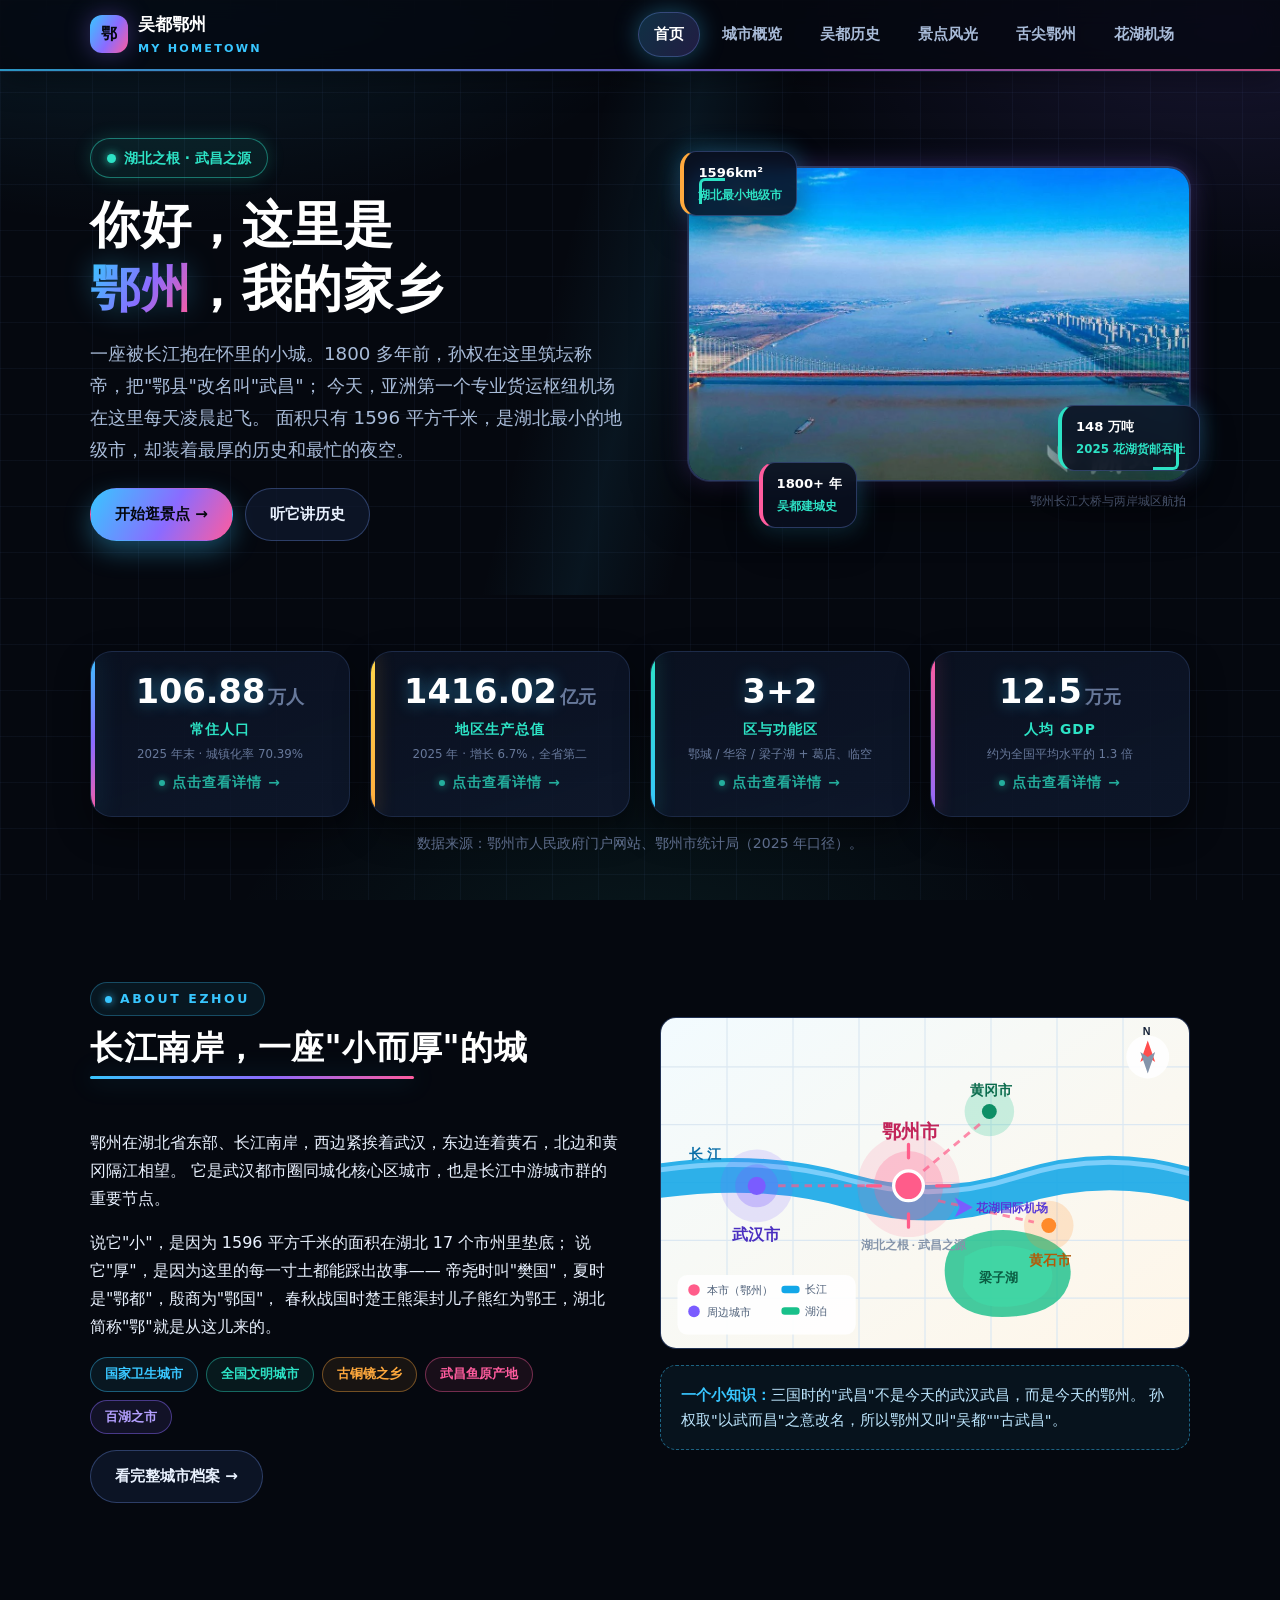
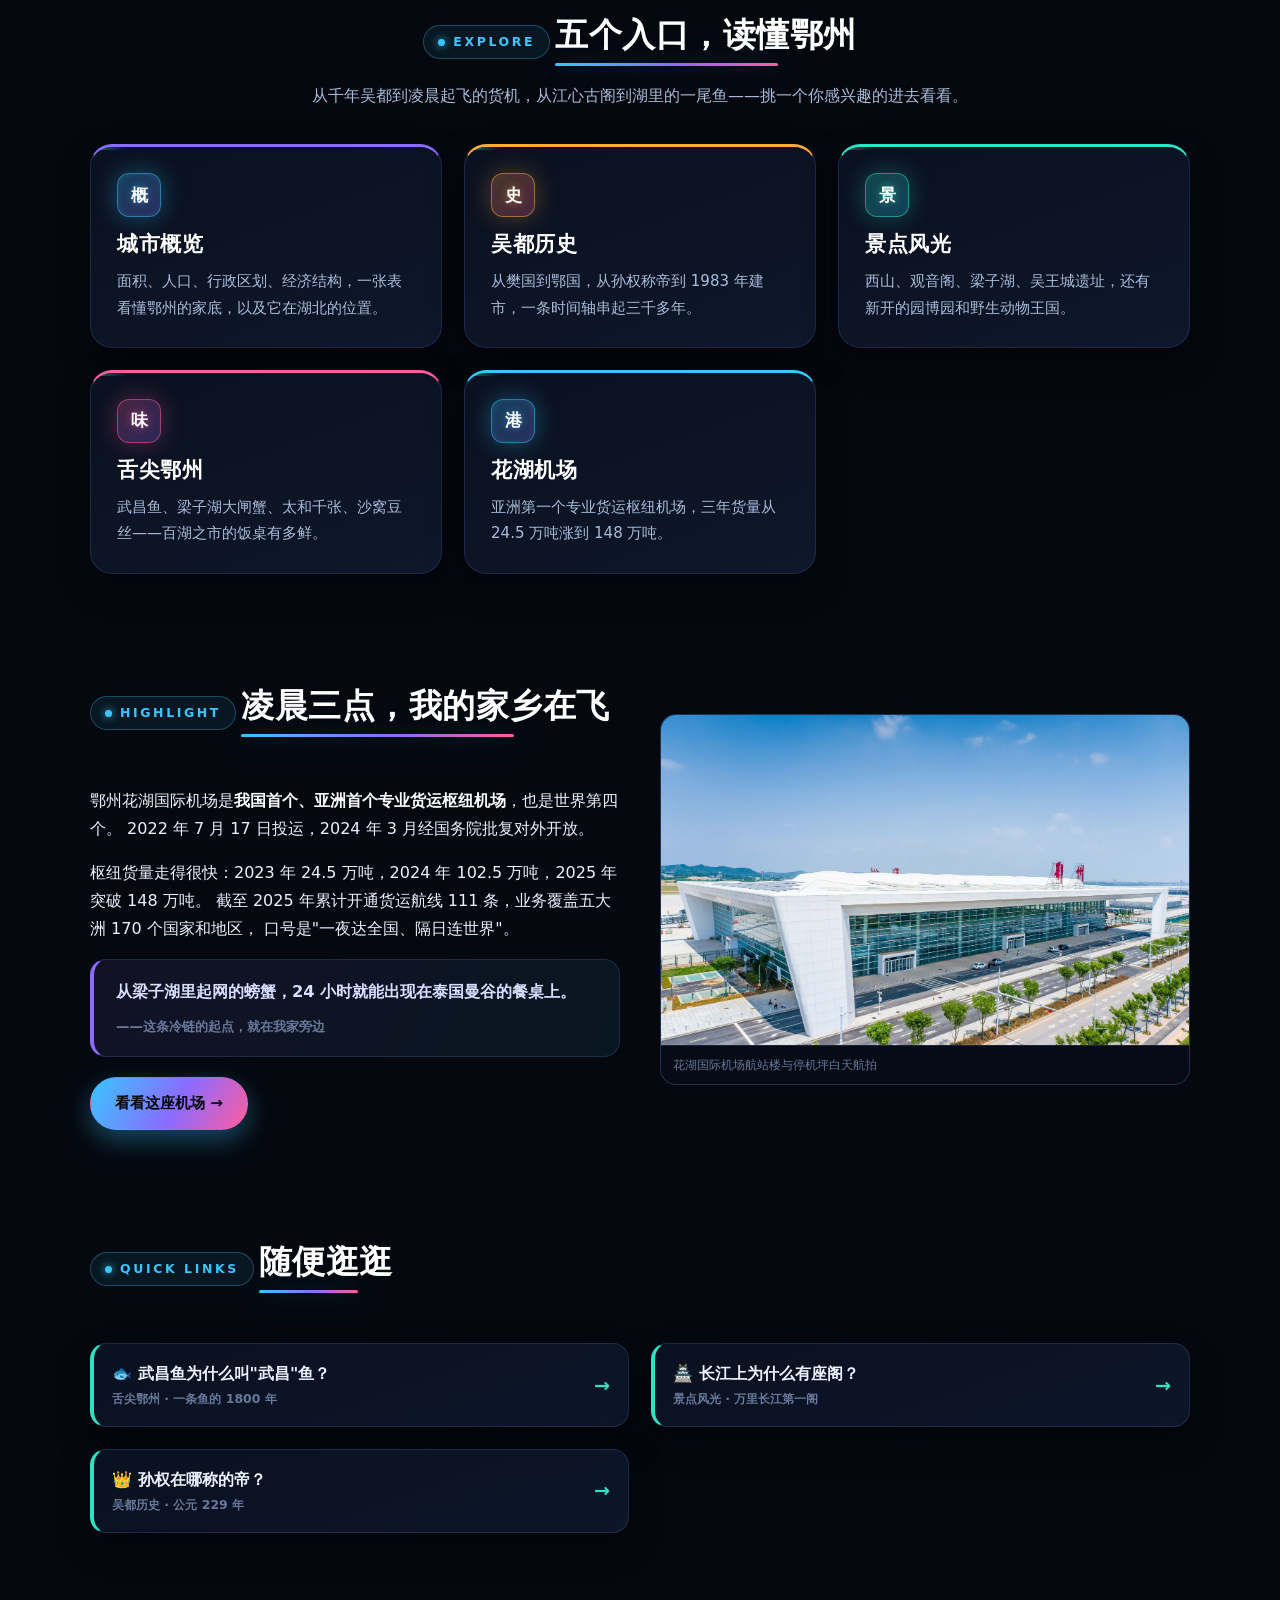
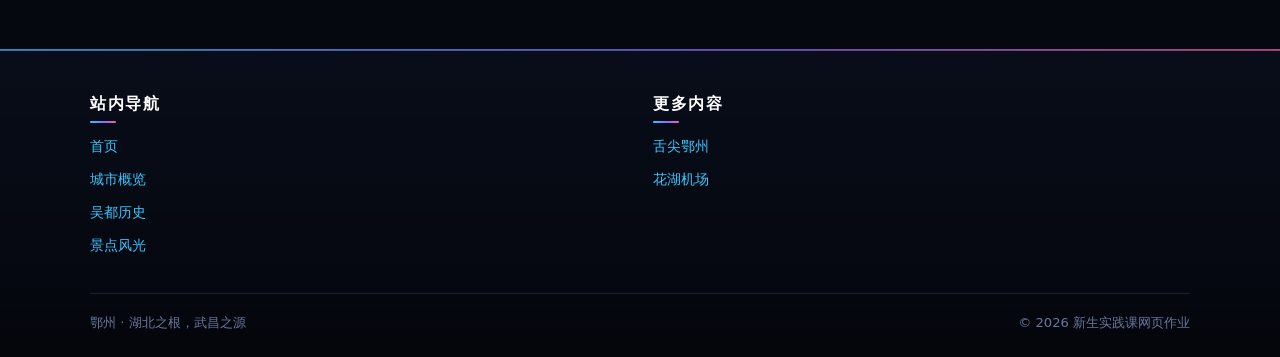
<file: index.html>
<!DOCTYPE html>
<html lang="zh-CN">
<head>
<meta charset="UTF-8">
<meta name="viewport" content="width=device-width, initial-scale=1">
<meta name="description" content="吴都鄂州——我的家乡。湖北之根、武昌之源，孙权称帝之地，武昌鱼故乡，亚洲首个专业货运枢纽花湖国际机场所在地。">
<meta name="author" content="新生实践课网页作业">
<title>吴都鄂州 · 我的家乡 | 个人主页</title>
<link rel="stylesheet" href="web/css/style.css">
</head>
<body>

<!-- SECTION: nav -->
<header class="nav">
  <div class="nav-in">
    <a class="brand" href="index.html">
      <span class="brand-mark">鄂</span>
      <span class="brand-txt">吴都鄂州<span class="brand-sub">MY HOMETOWN</span></span>
    </a>
    <nav class="menu">
      <a href="index.html" class="on">首页</a>
      <a href="web/overview.html">城市概览</a>
      <a href="web/history.html">吴都历史</a>
      <a href="web/scenery.html">景点风光</a>
      <a href="web/food.html">舌尖鄂州</a>
      <a href="web/airport.html">花湖机场</a>
    </nav>
  </div>
</header>

<main>

<!-- SECTION: hero -->
<section class="hero">
  <div class="wrap hero-grid">
    <div>
      <span class="hero-badge"><i></i>湖北之根 · 武昌之源</span>
      <h1>你好，这里是<br><span class="hl">鄂州</span>，我的家乡</h1>
      <p class="hero-lead">
        一座被长江抱在怀里的小城。1800 多年前，孙权在这里筑坛称帝，把"鄂县"改名叫"武昌"；
        今天，亚洲第一个专业货运枢纽机场在这里每天凌晨起飞。
        面积只有 1596 平方千米，是湖北最小的地级市，却装着最厚的历史和最忙的夜空。
      </p>
      <div class="hero-cta">
        <a class="btn btn-main" href="web/scenery.html">开始逛景点 →</a>
        <a class="btn btn-ghost" href="web/history.html">听它讲历史</a>
      </div>
    </div>
    <div class="hero-art">
      <div class="frame">
        <img src="image/photo-city-aerial.jpg" alt="鄂州实景照片：鄂州长江大桥跨江航拍与两岸城区">
      </div>
      <p class="art-cap">鄂州长江大桥与两岸城区航拍</p>
      <div class="float f1"><div>1596<em style="font-style:normal">km²</em><span>湖北最小地级市</span></div></div>
      <div class="float f2"><div>148 万吨<span>2025 花湖货邮吞吐</span></div></div>
      <div class="float f3"><div>1800+ 年<span>吴都建城史</span></div></div>
    </div>
  </div>
</section>

<!-- SECTION: stats -->
<section class="blk">
  <div class="wrap">
    <div class="stats">
      <div class="stat clickable" data-detail="economy:0" data-detail-title="常住人口详情" tabindex="0" role="button">
        <b>106.88<em>万人</em></b>
        <span>常住人口</span>
        <i>2025 年末 · 城镇化率 70.39%</i>
      </div>
      <div class="stat clickable" data-detail="economy:1" data-detail-title="地区生产总值详情" tabindex="0" role="button">
        <b>1416.02<em>亿元</em></b>
        <span>地区生产总值</span>
        <i>2025 年 · 增长 6.7%，全省第二</i>
      </div>
      <div class="stat clickable" data-detail="economy:2" data-detail-title="行政区划详情" tabindex="0" role="button">
        <b>3+2</b>
        <span>区与功能区</span>
        <i>鄂城 / 华容 / 梁子湖 + 葛店、临空</i>
      </div>
      <div class="stat clickable" data-detail="economy:3" data-detail-title="人均 GDP 详情" tabindex="0" role="button">
        <b>12.5<em>万元</em></b>
        <span>人均 GDP</span>
        <i>约为全国平均水平的 1.3 倍</i>
      </div>
    </div>
    <p class="small center" style="margin-top:14px">数据来源：鄂州市人民政府门户网站、鄂州市统计局（2025 年口径）。</p>
  </div>
</section>

<!-- SECTION: intro -->
<section class="blk">
  <div class="wrap split">
    <div>
      <div class="blk-head">
        <span class="kicker">ABOUT EZHOU</span>
        <h2 class="tt">长江南岸，一座"小而厚"的城</h2>
      </div>
      <p>
        鄂州在湖北省东部、长江南岸，西边紧挨着武汉，东边连着黄石，北边和黄冈隔江相望。
        它是武汉都市圈同城化核心区城市，也是长江中游城市群的重要节点。
      </p>
      <p>
        说它"小"，是因为 1596 平方千米的面积在湖北 17 个市州里垫底；
        说它"厚"，是因为这里的每一寸土都能踩出故事——
        帝尧时叫"樊国"，夏时是"鄂都"，殷商为"鄂国"，
        春秋战国时楚王熊渠封儿子熊红为鄂王，湖北简称"鄂"就是从这儿来的。
      </p>
      <ul class="tags">
        <li><span class="tag">国家卫生城市</span></li>
        <li><span class="tag g">全国文明城市</span></li>
        <li><span class="tag o">古铜镜之乡</span></li>
        <li><span class="tag p">武昌鱼原产地</span></li>
        <li><span class="tag v">百湖之市</span></li>
      </ul>
      <a class="btn btn-ghost" href="web/overview.html">看完整城市档案 →</a>
    </div>
    <div>
      <div class="card-art"><img src="image/map-ezhou.svg" alt="鄂州在湖北的区位示意图：西接武汉，东连黄石，北与黄冈隔江相望"></div>
      <div class="note tip">
        <strong>一个小知识：</strong>三国时的"武昌"不是今天的武汉武昌，而是今天的鄂州。
        孙权取"以武而昌"之意改名，所以鄂州又叫"吴都""古武昌"。
      </div>
    </div>
  </div>
</section>

<!-- SECTION: cards -->
<section class="blk">
  <div class="wrap">
    <div class="blk-head center">
      <span class="kicker">EXPLORE</span>
      <h2 class="tt">五个入口，读懂鄂州</h2>
      <p style="margin:0 auto">从千年吴都到凌晨起飞的货机，从江心古阁到湖里的一尾鱼——挑一个你感兴趣的进去看看。</p>
    </div>
    <div class="grid g3">
      <a class="card t-purple" href="web/overview.html" style="color:inherit">
        <div class="dot">概</div>
        <h3>城市概览</h3>
        <p>面积、人口、行政区划、经济结构，一张表看懂鄂州的家底，以及它在湖北的位置。</p>
      </a>
      <a class="card t-orange" href="web/history.html" style="color:inherit">
        <div class="dot o">史</div>
        <h3>吴都历史</h3>
        <p>从樊国到鄂国，从孙权称帝到 1983 年建市，一条时间轴串起三千多年。</p>
      </a>
      <a class="card t-green" href="web/scenery.html" style="color:inherit">
        <div class="dot g">景</div>
        <h3>景点风光</h3>
        <p>西山、观音阁、梁子湖、吴王城遗址，还有新开的园博园和野生动物王国。</p>
      </a>
      <a class="card t-pink" href="web/food.html" style="color:inherit">
        <div class="dot p">味</div>
        <h3>舌尖鄂州</h3>
        <p>武昌鱼、梁子湖大闸蟹、太和千张、沙窝豆丝——百湖之市的饭桌有多鲜。</p>
      </a>
      <a class="card t-blue" href="web/airport.html" style="color:inherit">
        <div class="dot">港</div>
        <h3>花湖机场</h3>
        <p>亚洲第一个专业货运枢纽机场，三年货量从 24.5 万吨涨到 148 万吨。</p>
      </a>
    </div>
  </div>
</section>

<!-- SECTION: highlight -->
<section class="blk">
  <div class="wrap split rev">
    <div>
      <figure class="card-art">
        <img src="image/photo-airport-day.jpg" alt="鄂州花湖国际机场实景照片：航站楼与停机坪白天航拍">
        <figcaption>花湖国际机场航站楼与停机坪白天航拍</figcaption>
      </figure>
    </div>
    <div>
      <div class="blk-head">
        <span class="kicker">HIGHLIGHT</span>
        <h2 class="tt">凌晨三点，我的家乡在飞</h2>
      </div>
      <p>
        鄂州花湖国际机场是<strong>我国首个、亚洲首个专业货运枢纽机场</strong>，也是世界第四个。
        2022 年 7 月 17 日投运，2024 年 3 月经国务院批复对外开放。
      </p>
      <p>
        枢纽货量走得很快：2023 年 24.5 万吨，2024 年 102.5 万吨，2025 年突破 148 万吨。
        截至 2025 年累计开通货运航线 111 条，业务覆盖五大洲 170 个国家和地区，
        口号是"一夜达全国、隔日连世界"。
      </p>
      <blockquote>
        从梁子湖里起网的螃蟹，24 小时就能出现在泰国曼谷的餐桌上。
        <cite>——这条冷链的起点，就在我家旁边</cite>
      </blockquote>
      <a class="btn btn-main" href="web/airport.html">看看这座机场 →</a>
    </div>
  </div>
</section>

<!-- SECTION: quick links -->
<section class="blk">
  <div class="wrap">
    <div class="blk-head">
      <span class="kicker">QUICK LINKS</span>
      <h2 class="tt">随便逛逛</h2>
    </div>
    <div class="grid g2">
      <a class="link-card" href="web/food.html"><div>🐟 武昌鱼为什么叫"武昌"鱼？<small>舌尖鄂州 · 一条鱼的 1800 年</small></div><span class="ar">→</span></a>
      <a class="link-card" href="web/scenery.html"><div>🏯 长江上为什么有座阁？<small>景点风光 · 万里长江第一阁</small></div><span class="ar">→</span></a>
      <a class="link-card" href="web/history.html"><div>👑 孙权在哪称的帝？<small>吴都历史 · 公元 229 年</small></div><span class="ar">→</span></a>
    </div>
  </div>
</section>

</main>

<!-- SECTION: footer -->
<footer class="foot">
  <div class="wrap">
    <div class="foot-grid">
      <div>
        <h4>站内导航</h4>
        <ul>
          <li><a href="index.html">首页</a></li>
          <li><a href="web/overview.html">城市概览</a></li>
          <li><a href="web/history.html">吴都历史</a></li>
          <li><a href="web/scenery.html">景点风光</a></li>
        </ul>
      </div>
      <div>
        <h4>更多内容</h4>
        <ul>
          <li><a href="web/food.html">舌尖鄂州</a></li>
          <li><a href="web/airport.html">花湖机场</a></li>
        </ul>
      </div>
    </div>
    <div class="foot-bottom">
      <span>鄂州 · 湖北之根，武昌之源</span>
      <span id="copy-year">© 2026 新生实践课网页作业</span>
    </div>
  </div>
</footer>

<script src="web/js/data.js"></script>
<script src="web/js/app.js"></script>
<script>

(function () {
  var el = document.getElementById('copy-year');
  if (el) { el.textContent = '© ' + new Date().getFullYear() + ' 新生实践课网页作业'; }
})();
</script>

</body>
</html>
</file>
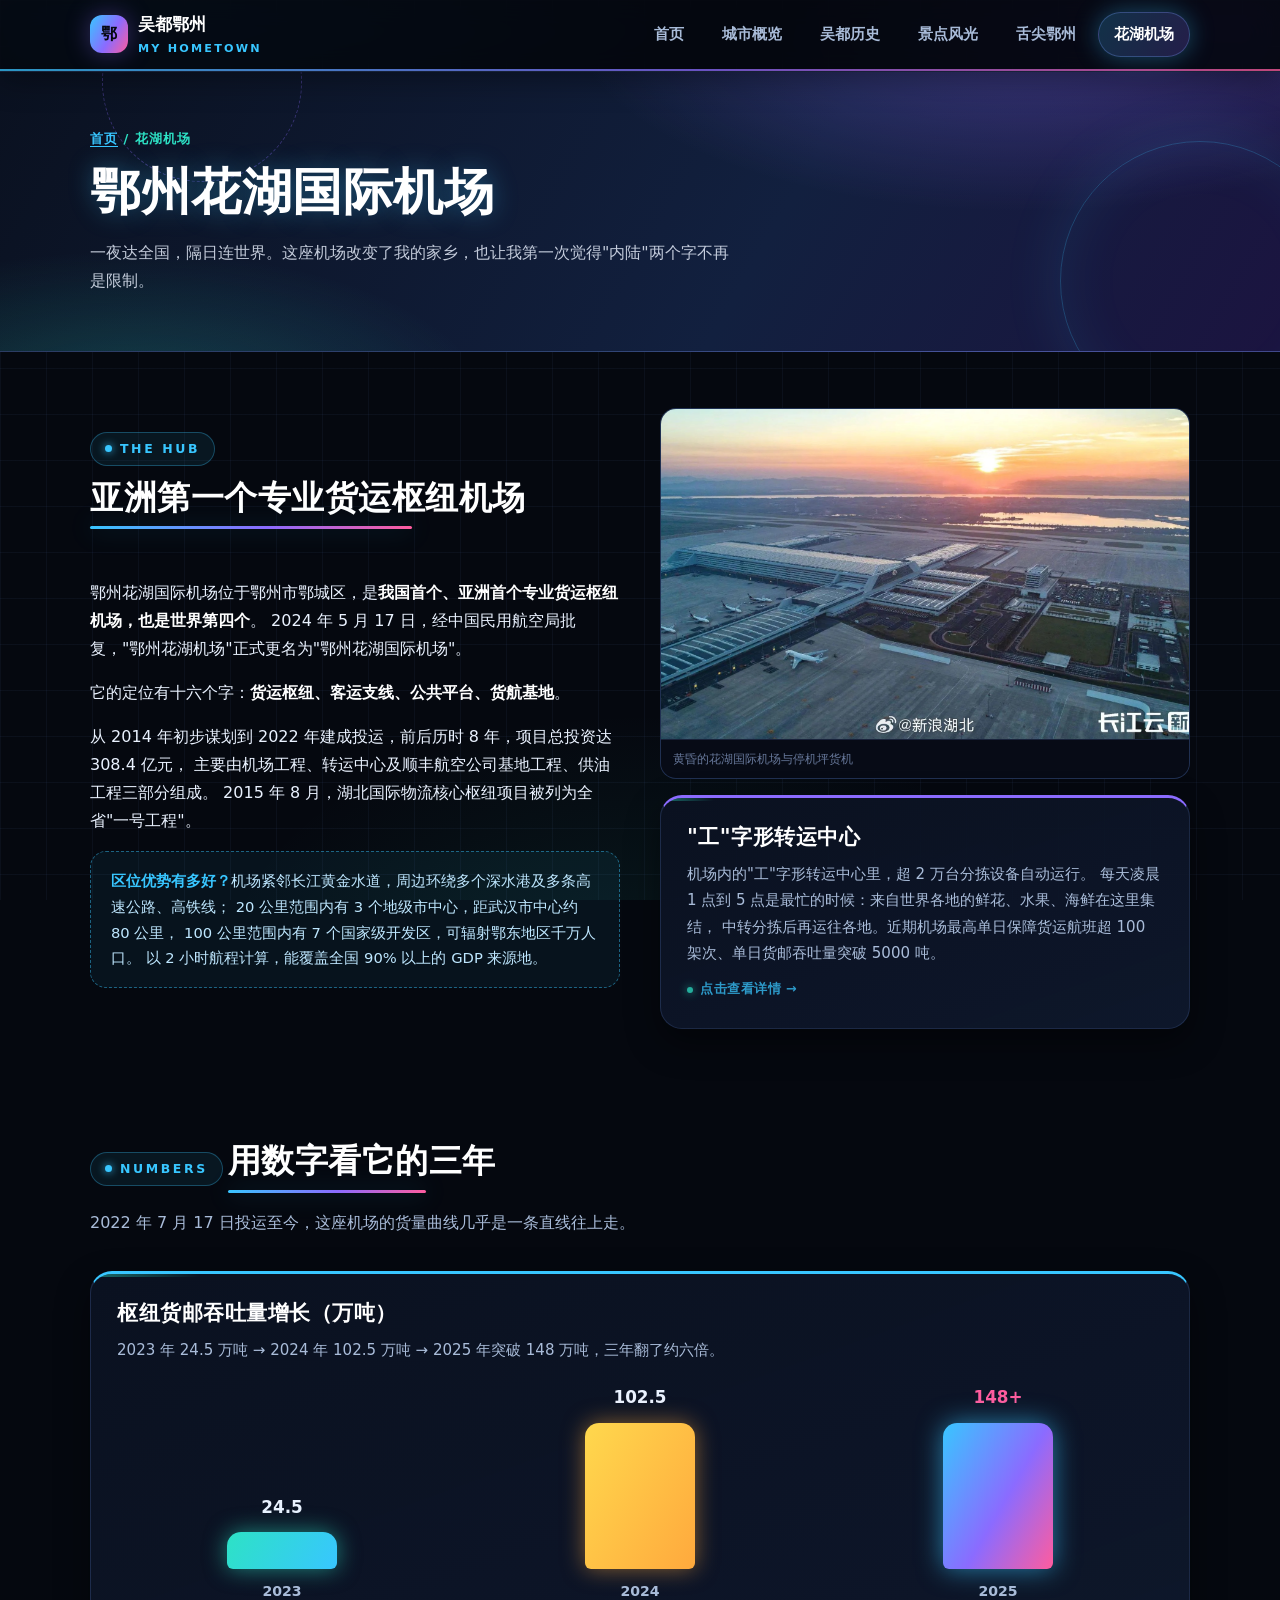
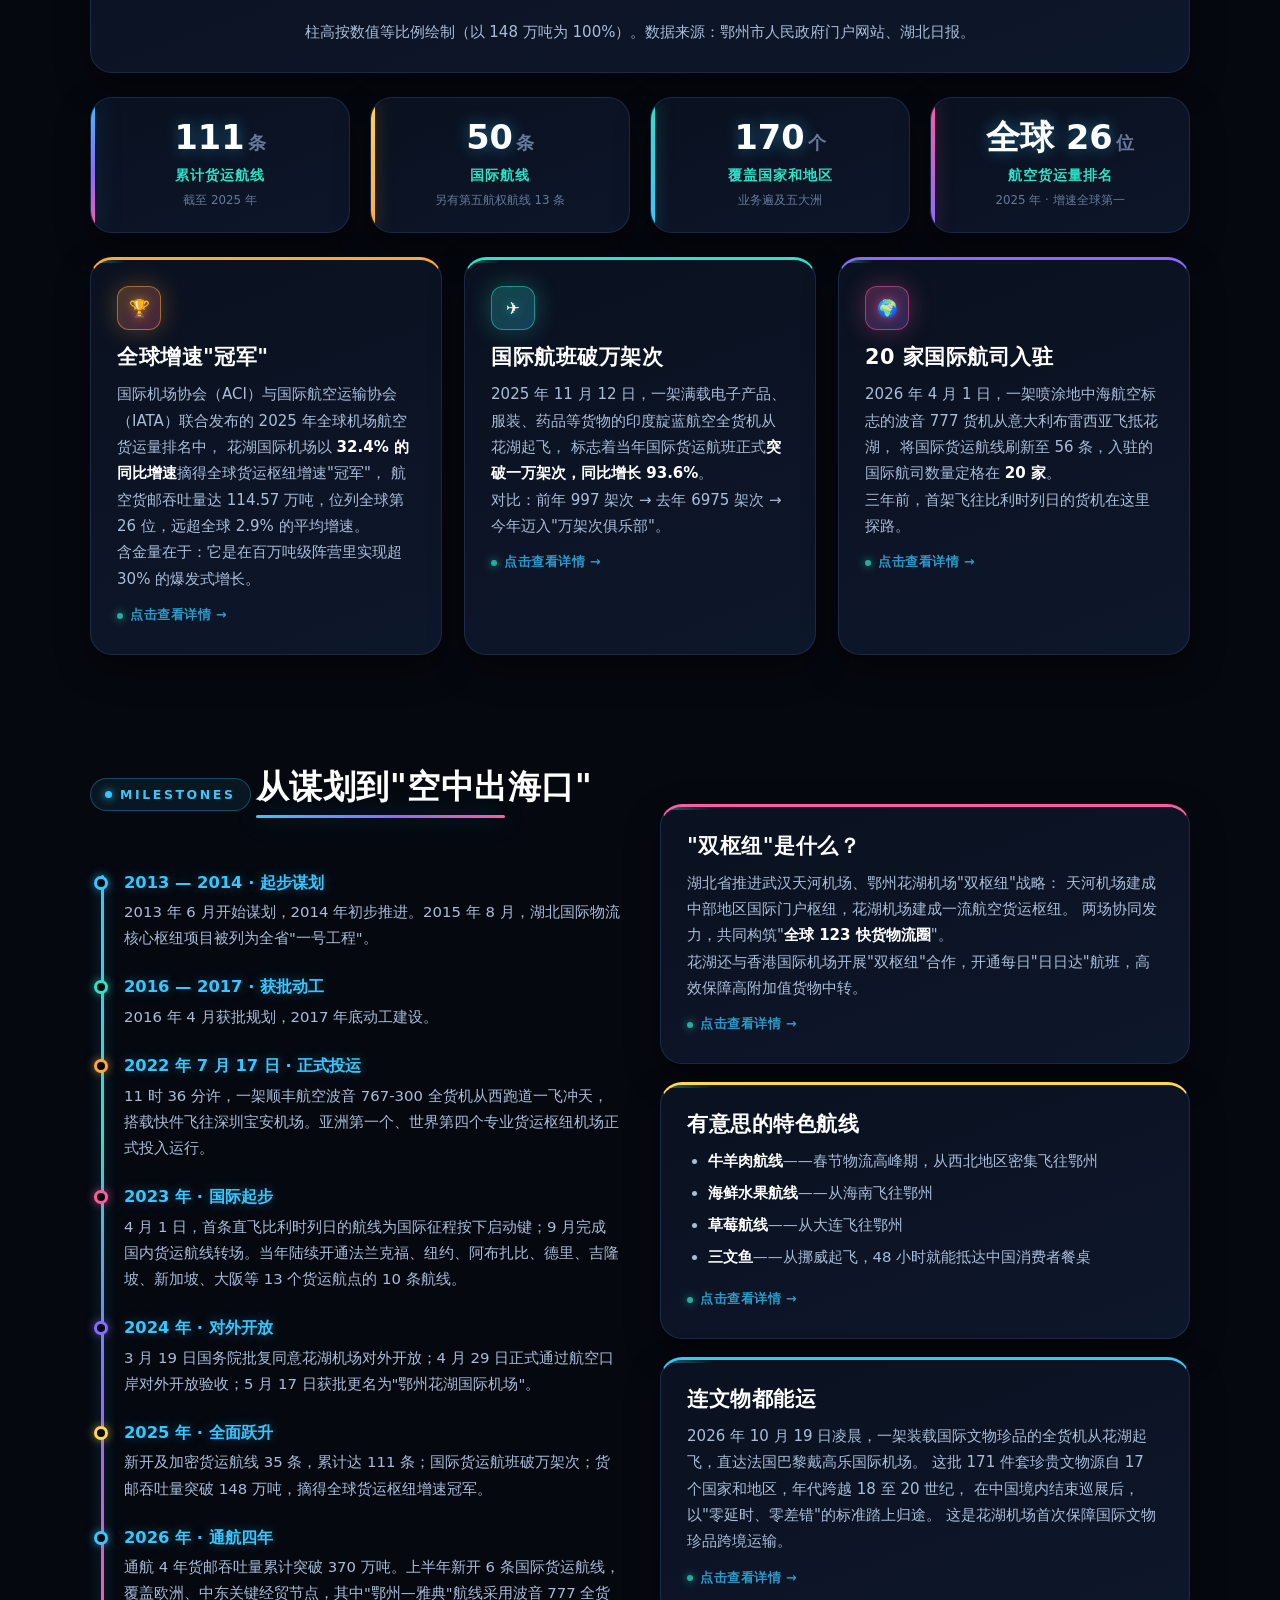
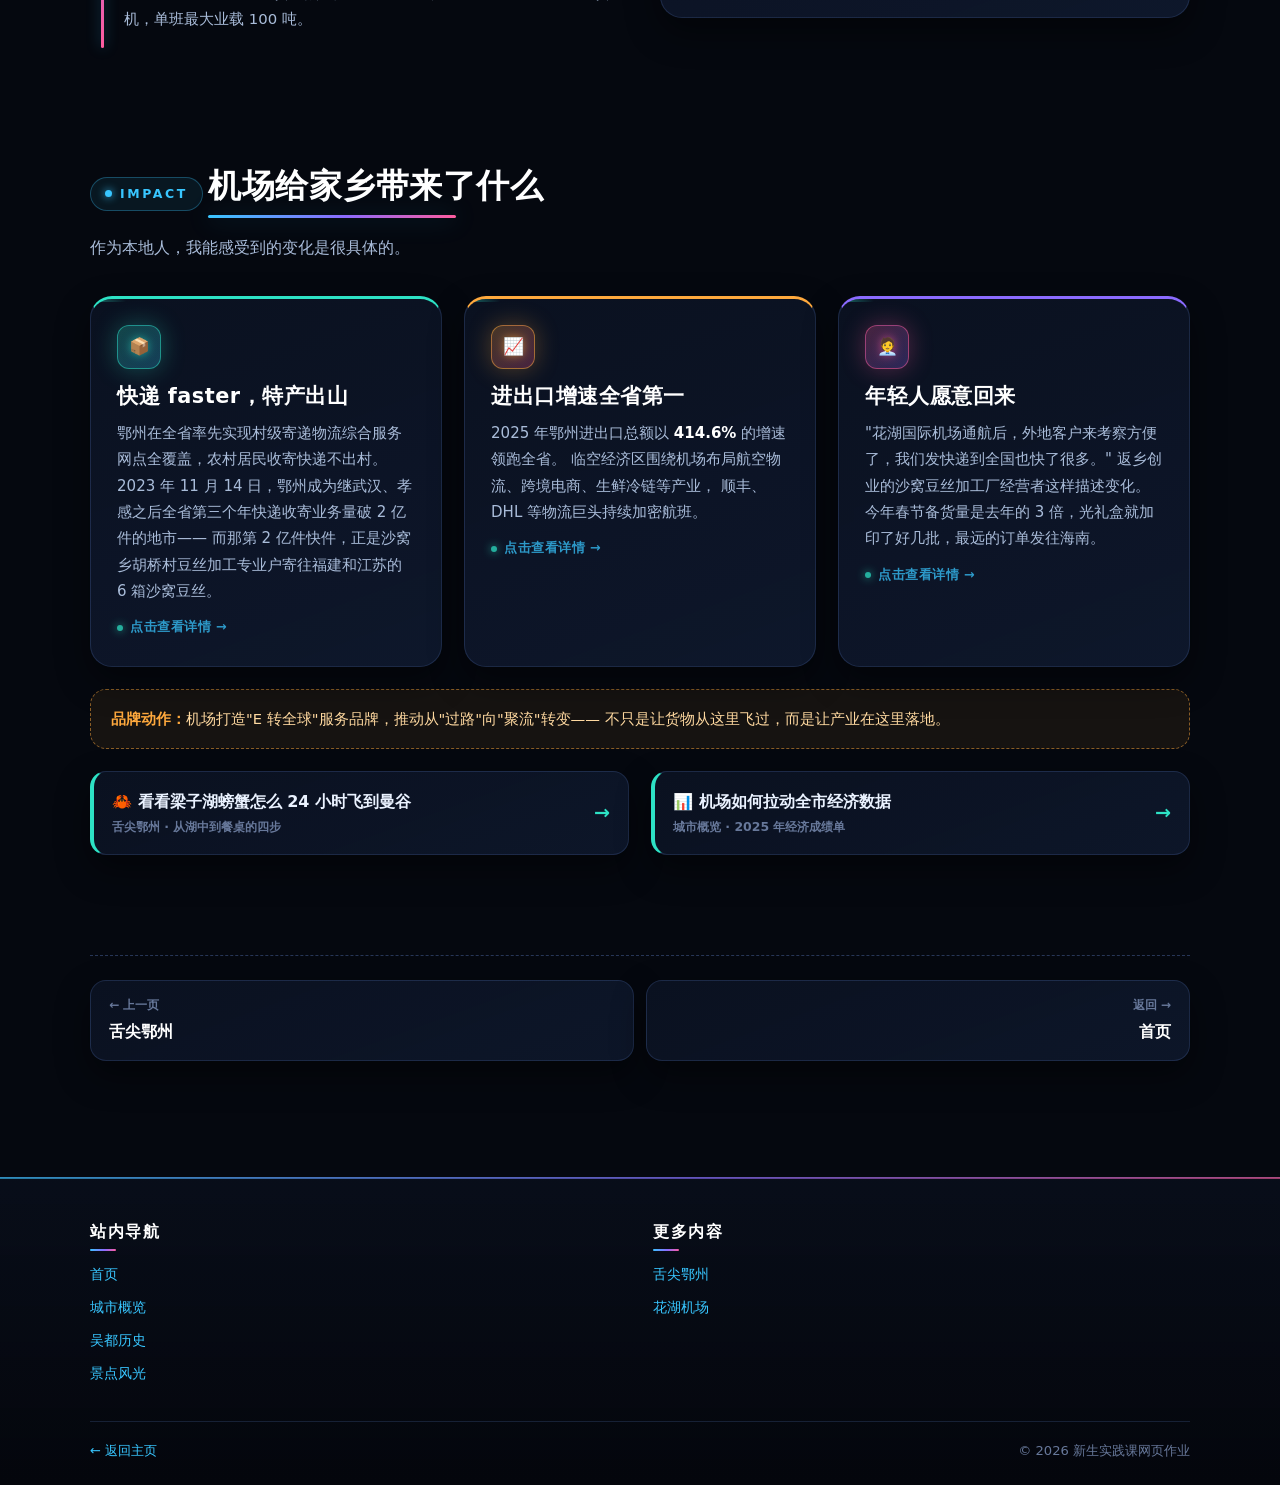
<file: web/airport.html>
<!DOCTYPE html>
<html lang="zh-CN">
<head>
<meta charset="UTF-8">
<meta name="viewport" content="width=device-width, initial-scale=1">
<meta name="description" content="鄂州花湖国际机场：亚洲第一个专业货运枢纽机场，货邮吞吐量、航线网络与发展历程。">
<title>花湖机场 | 吴都鄂州 · 我的家乡</title>
<link rel="stylesheet" href="css/style.css">
</head>
<body>

<!-- SECTION: nav -->
<header class="nav">
  <div class="nav-in">
    <a class="brand" href="../index.html">
      <span class="brand-mark">鄂</span>
      <span class="brand-txt">吴都鄂州<span class="brand-sub">MY HOMETOWN</span></span>
    </a>
    <nav class="menu">
      <a href="../index.html">首页</a>
      <a href="overview.html">城市概览</a>
      <a href="history.html">吴都历史</a>
      <a href="scenery.html">景点风光</a>
      <a href="food.html">舌尖鄂州</a>
      <a href="airport.html" class="on">花湖机场</a>
    </nav>
  </div>
</header>

<main>

<!-- SECTION: page-head -->
<div class="page-head">
  <div class="wrap">
    <div class="crumb"><a href="../index.html">首页</a> / 花湖机场</div>
    <h1>鄂州花湖国际机场</h1>
    <p>一夜达全国，隔日连世界。这座机场改变了我的家乡，也让我第一次觉得"内陆"两个字不再是限制。</p>
  </div>
</div>

<!-- SECTION: intro -->
<section class="blk">
  <div class="wrap split">
    <div>
      <div class="blk-head">
        <span class="kicker">THE HUB</span>
        <h2 class="tt">亚洲第一个专业货运枢纽机场</h2>
      </div>
      <p>
        鄂州花湖国际机场位于鄂州市鄂城区，是<strong>我国首个、亚洲首个专业货运枢纽机场，也是世界第四个</strong>。
        2024 年 5 月 17 日，经中国民用航空局批复，"鄂州花湖机场"正式更名为"鄂州花湖国际机场"。
      </p>
      <p>它的定位有十六个字：<strong>货运枢纽、客运支线、公共平台、货航基地</strong>。</p>
      <p>
        从 2014 年初步谋划到 2022 年建成投运，前后历时 8 年，项目总投资达 308.4 亿元，
        主要由机场工程、转运中心及顺丰航空公司基地工程、供油工程三部分组成。
        2015 年 8 月，湖北国际物流核心枢纽项目被列为全省"一号工程"。
      </p>
      <div class="note tip">
        <strong>区位优势有多好？</strong>机场紧邻长江黄金水道，周边环绕多个深水港及多条高速公路、高铁线；
        20 公里范围内有 3 个地级市中心，距武汉市中心约 80 公里，
        100 公里范围内有 7 个国家级开发区，可辐射鄂东地区千万人口。
        以 2 小时航程计算，能覆盖全国 90% 以上的 GDP 来源地。
      </div>
    </div>
    <div>
      <figure class="card-art">
        <img src="../image/photo-airport-dusk.jpg" alt="花湖国际机场实景照片：黄昏时分停机坪上的货运航班">
        <figcaption>黄昏的花湖国际机场与停机坪货机</figcaption>
      </figure>
      <div class="card t-purple clickable" data-detail="airport:3" data-detail-title="工字形转运中心详情">
        <h3>"工"字形转运中心</h3>
        <p>
          机场内的"工"字形转运中心里，超 2 万台分拣设备自动运行。
          每天凌晨 1 点到 5 点是最忙的时候：来自世界各地的鲜花、水果、海鲜在这里集结，
          中转分拣后再运往各地。近期机场最高单日保障货运航班超 100 架次、单日货邮吞吐量突破 5000 吨。
        </p>
      </div>
    </div>
  </div>
</section>

<!-- SECTION: numbers -->
<section class="blk">
  <div class="wrap">
    <div class="blk-head">
      <span class="kicker">NUMBERS</span>
      <h2 class="tt">用数字看它的三年</h2>
      <p>2022 年 7 月 17 日投运至今，这座机场的货量曲线几乎是一条直线往上走。</p>
    </div>

    <!-- 货量增长条形图（纯 CSS） -->
    <div class="card t-blue" style="margin-bottom:24px">
      <h3>枢纽货邮吞吐量增长（万吨）</h3>
      <p style="margin-bottom:20px">2023 年 24.5 万吨 → 2024 年 102.5 万吨 → 2025 年突破 148 万吨，三年翻了约六倍。</p>
      <div style="display:flex;align-items:flex-end;gap:clamp(14px,4vw,40px);height:220px;padding:0 6px">
        <div style="flex:1 1 0;min-width:0;display:flex;flex-direction:column;align-items:center;gap:10px;height:100%;justify-content:flex-end">
          <b style="font-size:1.05rem;color:var(--ink)">24.5</b>
          <div style="width:100%;max-width:110px;height:16.6%;border-radius:14px 14px 6px 6px;background:var(--grad-lake);box-shadow:0 0 22px rgba(45,226,197,.55)"></div>
          <span class="small" style="font-weight:800;color:var(--ink-2)">2023</span>
        </div>
        <div style="flex:1 1 0;min-width:0;display:flex;flex-direction:column;align-items:center;gap:10px;height:100%;justify-content:flex-end">
          <b style="font-size:1.05rem;color:var(--ink)">102.5</b>
          <div style="width:100%;max-width:110px;height:69.3%;border-radius:14px 14px 6px 6px;background:var(--grad-sun);box-shadow:0 0 22px rgba(255,169,61,.5)"></div>
          <span class="small" style="font-weight:800;color:var(--ink-2)">2024</span>
        </div>
        <div style="flex:1 1 0;min-width:0;display:flex;flex-direction:column;align-items:center;gap:10px;height:100%;justify-content:flex-end">
          <b style="font-size:1.05rem;color:var(--c-pink)">148+</b>
          <div style="width:100%;max-width:110px;height:100%;border-radius:14px 14px 6px 6px;background:var(--grad-sky);box-shadow:0 0 26px rgba(56,198,255,.6)"></div>
          <span class="small" style="font-weight:800;color:var(--ink-2)">2025</span>
        </div>
      </div>
      <p class="small center" style="margin:16px 0 0">柱高按数值等比例绘制（以 148 万吨为 100%）。数据来源：鄂州市人民政府门户网站、湖北日报。</p>
    </div>

    <div class="stats" style="margin-bottom:24px">
      <div class="stat"><b>111<em>条</em></b><span>累计货运航线</span><i>截至 2025 年</i></div>
      <div class="stat"><b>50<em>条</em></b><span>国际航线</span><i>另有第五航权航线 13 条</i></div>
      <div class="stat"><b>170<em>个</em></b><span>覆盖国家和地区</span><i>业务遍及五大洲</i></div>
      <div class="stat"><b>全球 26<em>位</em></b><span>航空货运量排名</span><i>2025 年 · 增速全球第一</i></div>
    </div>

    <div class="grid g3">
      <div class="card t-orange clickable" data-detail="airport:0" data-detail-title="全球增速冠军详情">
        <div class="dot o">🏆</div>
        <h3>全球增速"冠军"</h3>
        <p>
          国际机场协会（ACI）与国际航空运输协会（IATA）联合发布的 2025 年全球机场航空货运量排名中，
          花湖国际机场以 <strong>32.4% 的同比增速</strong>摘得全球货运枢纽增速"冠军"，
          航空货邮吞吐量达 114.57 万吨，位列全球第 26 位，远超全球 2.9% 的平均增速。
        </p>
        <p class="small" style="margin-bottom:0">
          含金量在于：它是在百万吨级阵营里实现超 30% 的爆发式增长。
        </p>
      </div>
      <div class="card t-green clickable" data-detail="airport:1" data-detail-title="国际航班破万架次详情">
        <div class="dot g">✈️</div>
        <h3>国际航班破万架次</h3>
        <p>
          2025 年 11 月 12 日，一架满载电子产品、服装、药品等货物的印度靛蓝航空全货机从花湖起飞，
          标志着当年国际货运航班正式<strong>突破一万架次，同比增长 93.6%</strong>。
        </p>
        <p class="small" style="margin-bottom:0">
          对比：前年 997 架次 → 去年 6975 架次 → 今年迈入"万架次俱乐部"。
        </p>
      </div>
      <div class="card t-purple clickable" data-detail="airport:2" data-detail-title="20 家国际航司详情">
        <div class="dot p">🌍</div>
        <h3>20 家国际航司入驻</h3>
        <p>
          2026 年 4 月 1 日，一架喷涂地中海航空标志的波音 777 货机从意大利布雷西亚飞抵花湖，
          将国际货运航线刷新至 56 条，入驻的国际航司数量定格在 <strong>20 家</strong>。
        </p>
        <p class="small" style="margin-bottom:0">
          三年前，首架飞往比利时列日的货机在这里探路。
        </p>
      </div>
    </div>
  </div>
</section>

<!-- SECTION: timeline -->
<section class="blk">
  <div class="wrap split">
    <div>
      <div class="blk-head">
        <span class="kicker">MILESTONES</span>
        <h2 class="tt">从谋划到"空中出海口"</h2>
      </div>
      <ul class="timeline">
        <li>
          <div class="yr">2013 — 2014 · 起步谋划</div>
          <p>2013 年 6 月开始谋划，2014 年初步推进。2015 年 8 月，湖北国际物流核心枢纽项目被列为全省"一号工程"。</p>
        </li>
        <li>
          <div class="yr">2016 — 2017 · 获批动工</div>
          <p>2016 年 4 月获批规划，2017 年底动工建设。</p>
        </li>
        <li>
          <div class="yr">2022 年 7 月 17 日 · 正式投运</div>
          <p>11 时 36 分许，一架顺丰航空波音 767-300 全货机从西跑道一飞冲天，搭载快件飞往深圳宝安机场。亚洲第一个、世界第四个专业货运枢纽机场正式投入运行。</p>
        </li>
        <li>
          <div class="yr">2023 年 · 国际起步</div>
          <p>4 月 1 日，首条直飞比利时列日的航线为国际征程按下启动键；9 月完成国内货运航线转场。当年陆续开通法兰克福、纽约、阿布扎比、德里、吉隆坡、新加坡、大阪等 13 个货运航点的 10 条航线。</p>
        </li>
        <li>
          <div class="yr">2024 年 · 对外开放</div>
          <p>3 月 19 日国务院批复同意花湖机场对外开放；4 月 29 日正式通过航空口岸对外开放验收；5 月 17 日获批更名为"鄂州花湖国际机场"。</p>
        </li>
        <li>
          <div class="yr">2025 年 · 全面跃升</div>
          <p>新开及加密货运航线 35 条，累计达 111 条；国际货运航班破万架次；货邮吞吐量突破 148 万吨，摘得全球货运枢纽增速冠军。</p>
        </li>
        <li>
          <div class="yr">2026 年 · 通航四年</div>
          <p>通航 4 年货邮吞吐量累计突破 370 万吨。上半年新开 6 条国际货运航线，覆盖欧洲、中东关键经贸节点，其中"鄂州—雅典"航线采用波音 777 全货机，单班最大业载 100 吨。</p>
        </li>
      </ul>
    </div>
    <div>
      <div class="card t-pink clickable" data-detail="airport:4" data-detail-title="双枢纽战略详情" style="margin-bottom:18px">
        <h3>"双枢纽"是什么？</h3>
        <p>
          湖北省推进武汉天河机场、鄂州花湖机场"双枢纽"战略：
          天河机场建成中部地区国际门户枢纽，花湖机场建成一流航空货运枢纽。
          两场协同发力，共同构筑"<strong>全球 123 快货物流圈</strong>"。
        </p>
        <p style="margin-bottom:0">
          花湖还与香港国际机场开展"双枢纽"合作，开通每日"日日达"航班，高效保障高附加值货物中转。
        </p>
      </div>
      <div class="card t-yellow clickable" data-detail="airport:5" data-detail-title="特色航线详情" style="margin-bottom:18px">
        <h3>有意思的特色航线</h3>
        <ul style="color:var(--ink-2);font-size:.93rem;margin-bottom:0">
          <li><strong>牛羊肉航线</strong>——春节物流高峰期，从西北地区密集飞往鄂州</li>
          <li><strong>海鲜水果航线</strong>——从海南飞往鄂州</li>
          <li><strong>草莓航线</strong>——从大连飞往鄂州</li>
          <li><strong>三文鱼</strong>——从挪威起飞，48 小时就能抵达中国消费者餐桌</li>
        </ul>
      </div>
      <div class="card t-blue clickable" data-detail="airport:6" data-detail-title="文物跨境运输详情">
        <h3>连文物都能运</h3>
        <p style="margin-bottom:0">
          2026 年 10 月 19 日凌晨，一架装载国际文物珍品的全货机从花湖起飞，直达法国巴黎戴高乐国际机场。
          这批 171 件套珍贵文物源自 17 个国家和地区，年代跨越 18 至 20 世纪，
          在中国境内结束巡展后，以"零延时、零差错"的标准踏上归途。
          这是花湖机场首次保障国际文物珍品跨境运输。
        </p>
      </div>
    </div>
  </div>
</section>

<!-- SECTION: impact -->
<section class="blk">
  <div class="wrap">
    <div class="blk-head">
      <span class="kicker">IMPACT</span>
      <h2 class="tt">机场给家乡带来了什么</h2>
      <p>作为本地人，我能感受到的变化是很具体的。</p>
    </div>
    <div class="grid g3">
      <div class="card t-green clickable" data-detail="airport:7" data-detail-title="快递与特产出山详情">
        <div class="dot g">📦</div>
        <h3>快递 faster，特产出山</h3>
        <p>
          鄂州在全省率先实现村级寄递物流综合服务网点全覆盖，农村居民收寄快递不出村。
          2023 年 11 月 14 日，鄂州成为继武汉、孝感之后全省第三个年快递收寄业务量破 2 亿件的地市——
          而那第 2 亿件快件，正是沙窝乡胡桥村豆丝加工专业户寄往福建和江苏的 6 箱沙窝豆丝。
        </p>
      </div>
      <div class="card t-orange clickable" data-detail="airport:8" data-detail-title="进出口增速详情">
        <div class="dot o">📈</div>
        <h3>进出口增速全省第一</h3>
        <p>
          2025 年鄂州进出口总额以 <strong>414.6%</strong> 的增速领跑全省。
          临空经济区围绕机场布局航空物流、跨境电商、生鲜冷链等产业，
          顺丰、DHL 等物流巨头持续加密航班。
        </p>
      </div>
      <div class="card t-purple clickable" data-detail="airport:9" data-detail-title="年轻人返乡详情">
        <div class="dot p">🧑‍💼</div>
        <h3>年轻人愿意回来</h3>
        <p>
          "花湖国际机场通航后，外地客户来考察方便了，我们发快递到全国也快了很多。"
          返乡创业的沙窝豆丝加工厂经营者这样描述变化。
          今年春节备货量是去年的 3 倍，光礼盒就加印了好几批，最远的订单发往海南。
        </p>
      </div>
    </div>
    <div class="note" style="margin-top:22px">
      <strong>品牌动作：</strong>机场打造"E 转全球"服务品牌，推动从"过路"向"聚流"转变——
      不只是让货物从这里飞过，而是让产业在这里落地。
    </div>
    <div class="grid g2" style="margin-top:22px">
      <a class="link-card" href="food.html"><div>🦀 看看梁子湖螃蟹怎么 24 小时飞到曼谷<small>舌尖鄂州 · 从湖中到餐桌的四步</small></div><span class="ar">→</span></a>
      <a class="link-card" href="overview.html"><div>📊 机场如何拉动全市经济数据<small>城市概览 · 2025 年经济成绩单</small></div><span class="ar">→</span></a>
    </div>
  </div>
</section>

<!-- SECTION: pager -->
<section class="blk" style="padding-top:0">
  <div class="wrap">
    <div class="pager">
      <a href="food.html"><span>← 上一页</span>舌尖鄂州</a>
      <a class="next" href="../index.html"><span>返回 →</span>首页</a>
    </div>
  </div>
</section>

</main>

<!-- SECTION: footer -->
<footer class="foot">
  <div class="wrap">
    <div class="foot-grid">
      <div>
        <h4>站内导航</h4>
        <ul>
          <li><a href="../index.html">首页</a></li>
          <li><a href="overview.html">城市概览</a></li>
          <li><a href="history.html">吴都历史</a></li>
          <li><a href="scenery.html">景点风光</a></li>
        </ul>
      </div>
      <div>
        <h4>更多内容</h4>
        <ul>
          <li><a href="food.html">舌尖鄂州</a></li>
          <li><a href="airport.html">花湖机场</a></li>
        </ul>
      </div>
    </div>
    <div class="foot-bottom">
      <span><a href="../index.html">← 返回主页</a></span>
      <span id="copy-year">© 2026 新生实践课网页作业</span>
    </div>
  </div>
</footer>

<script src="js/data.js"></script>
<script src="js/app.js"></script>
<script>
/* SECTION: script */
(function () {
  var el = document.getElementById('copy-year');
  if (el) { el.textContent = '© ' + new Date().getFullYear() + ' 新生实践课网页作业'; }
})();
</script>

</body>
</html>
</file>
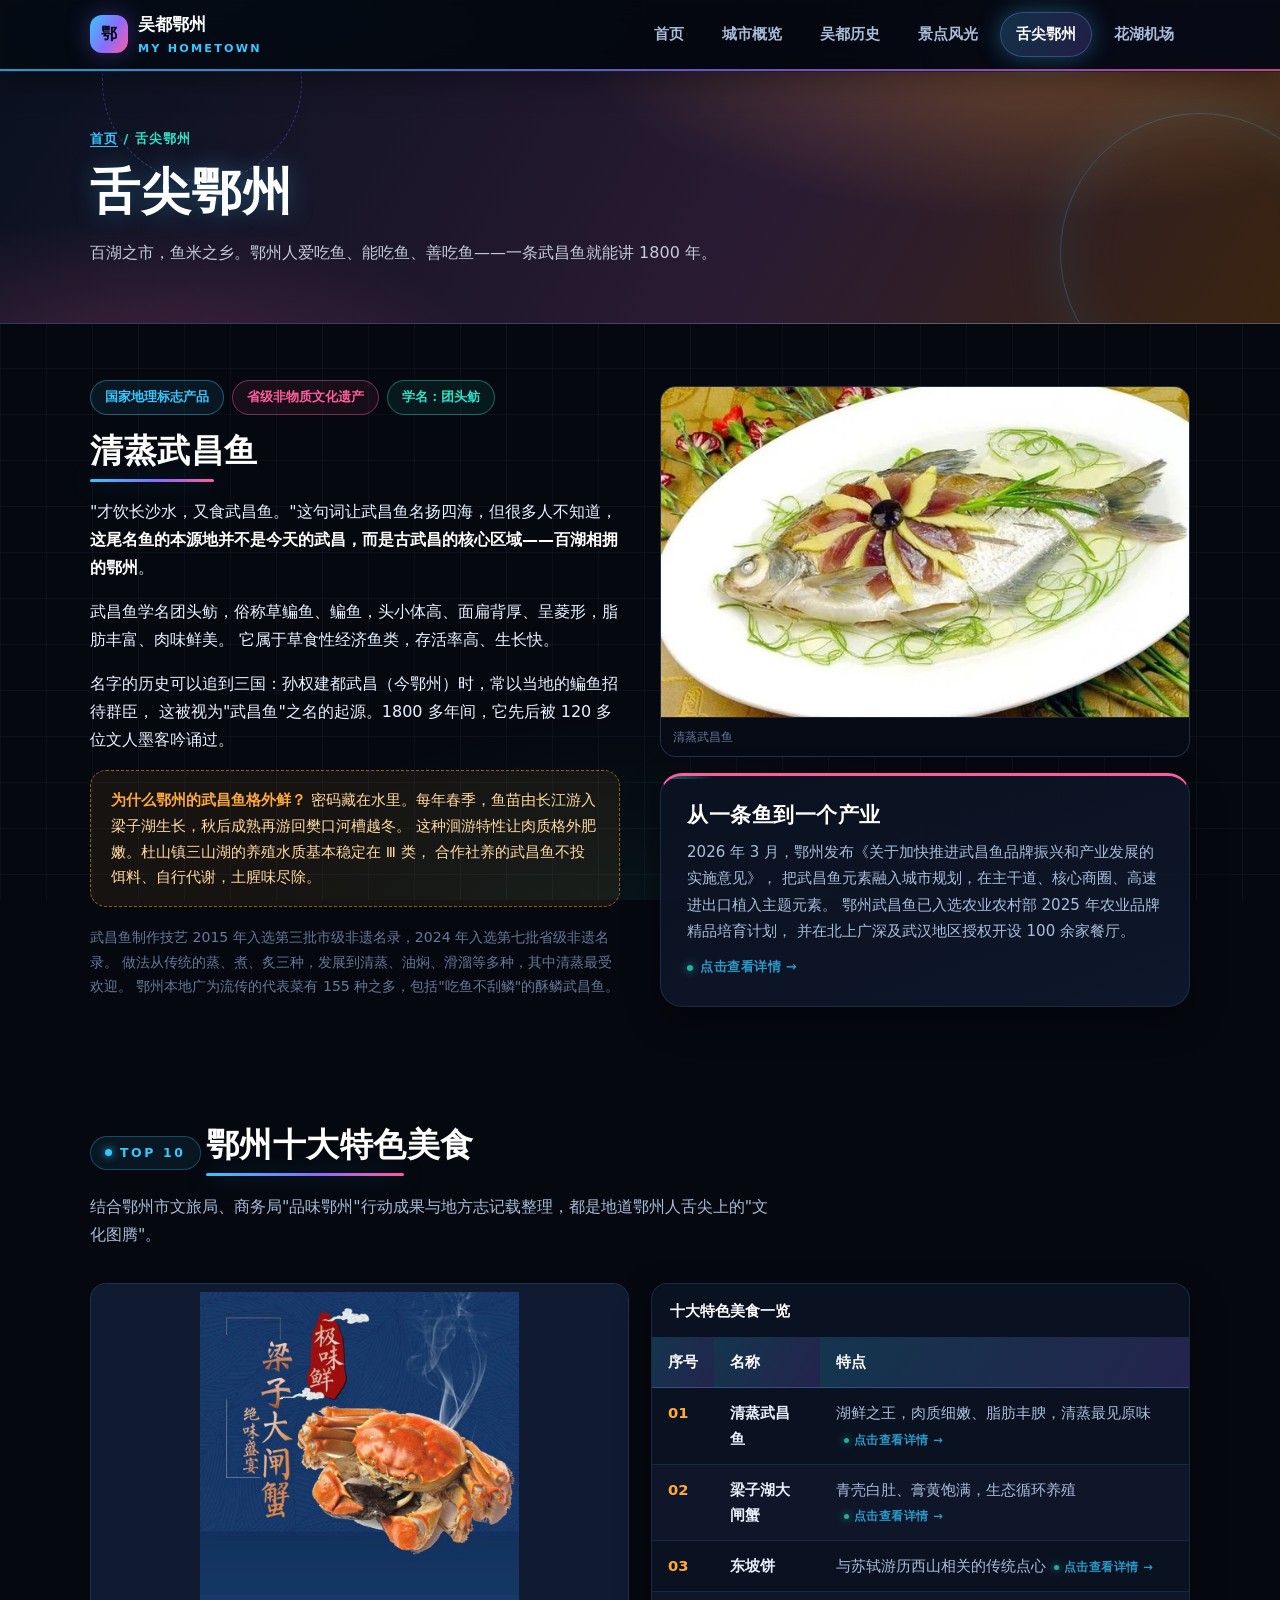
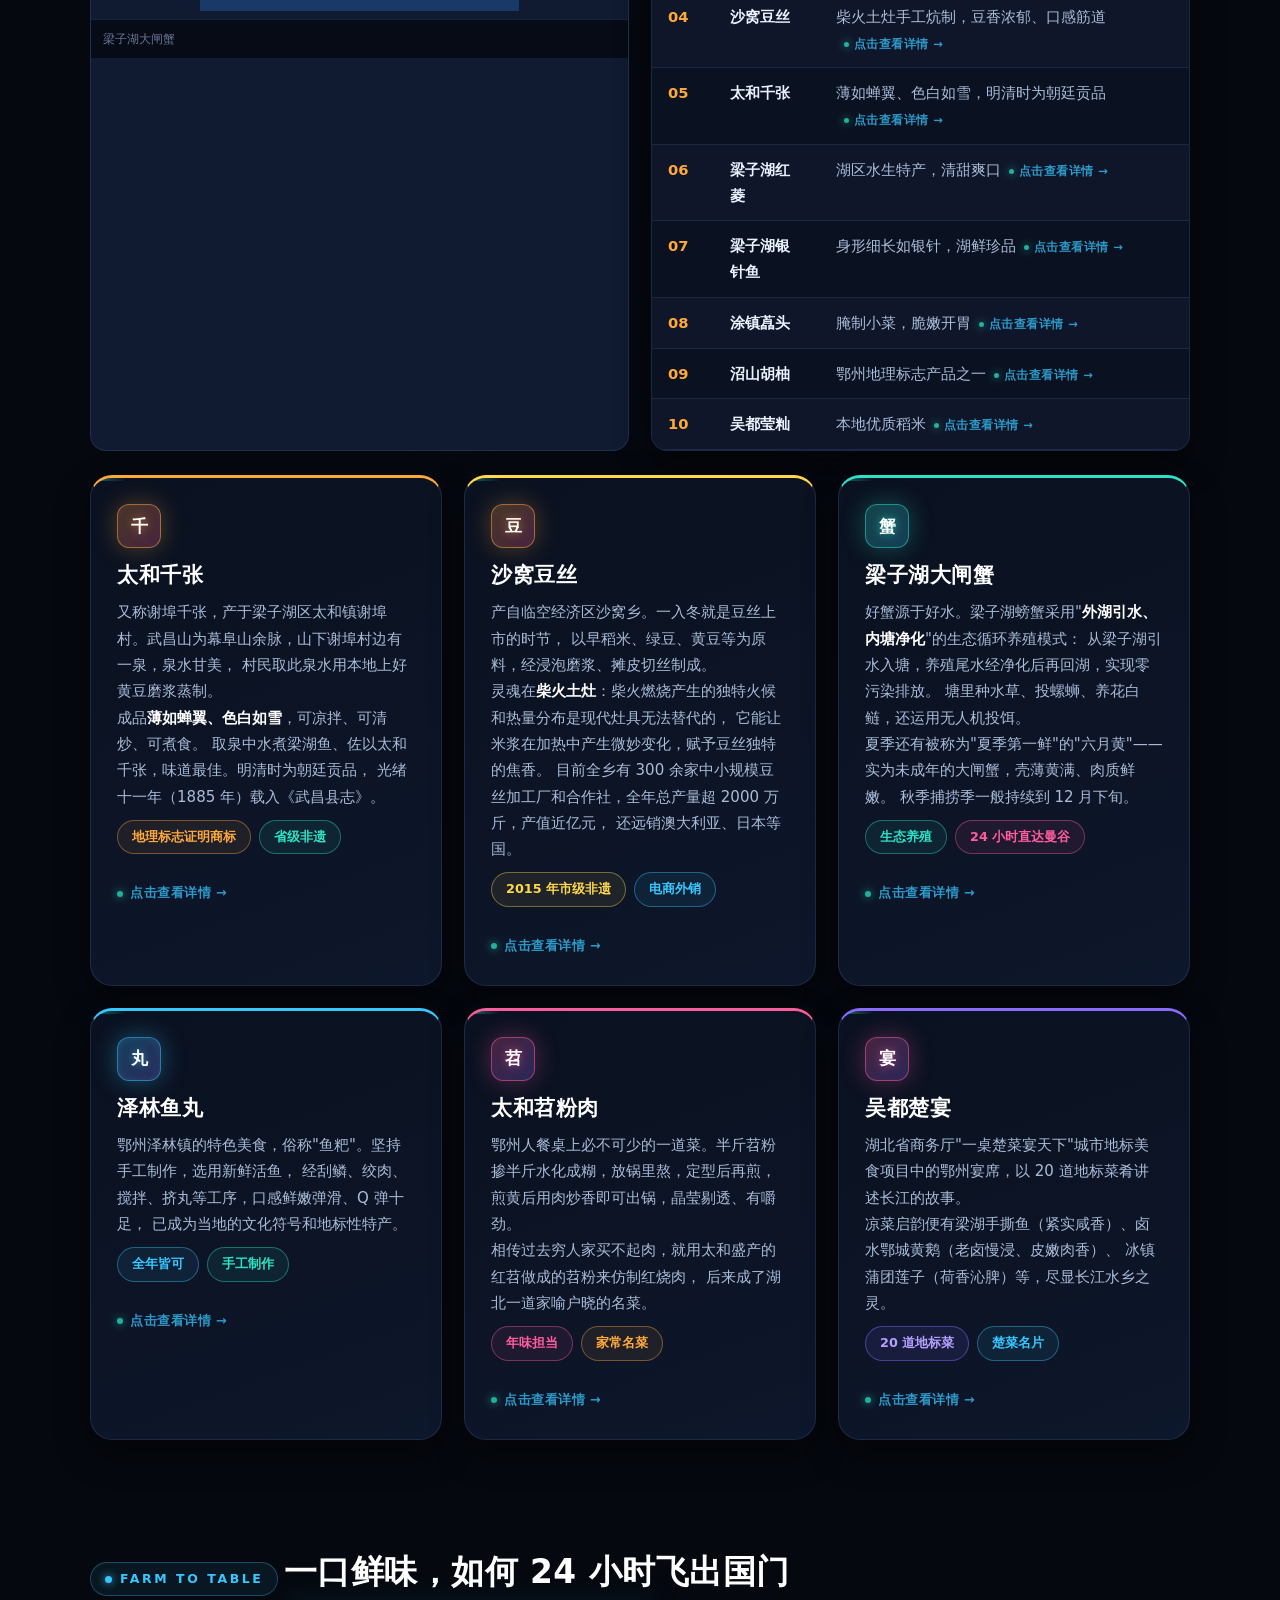
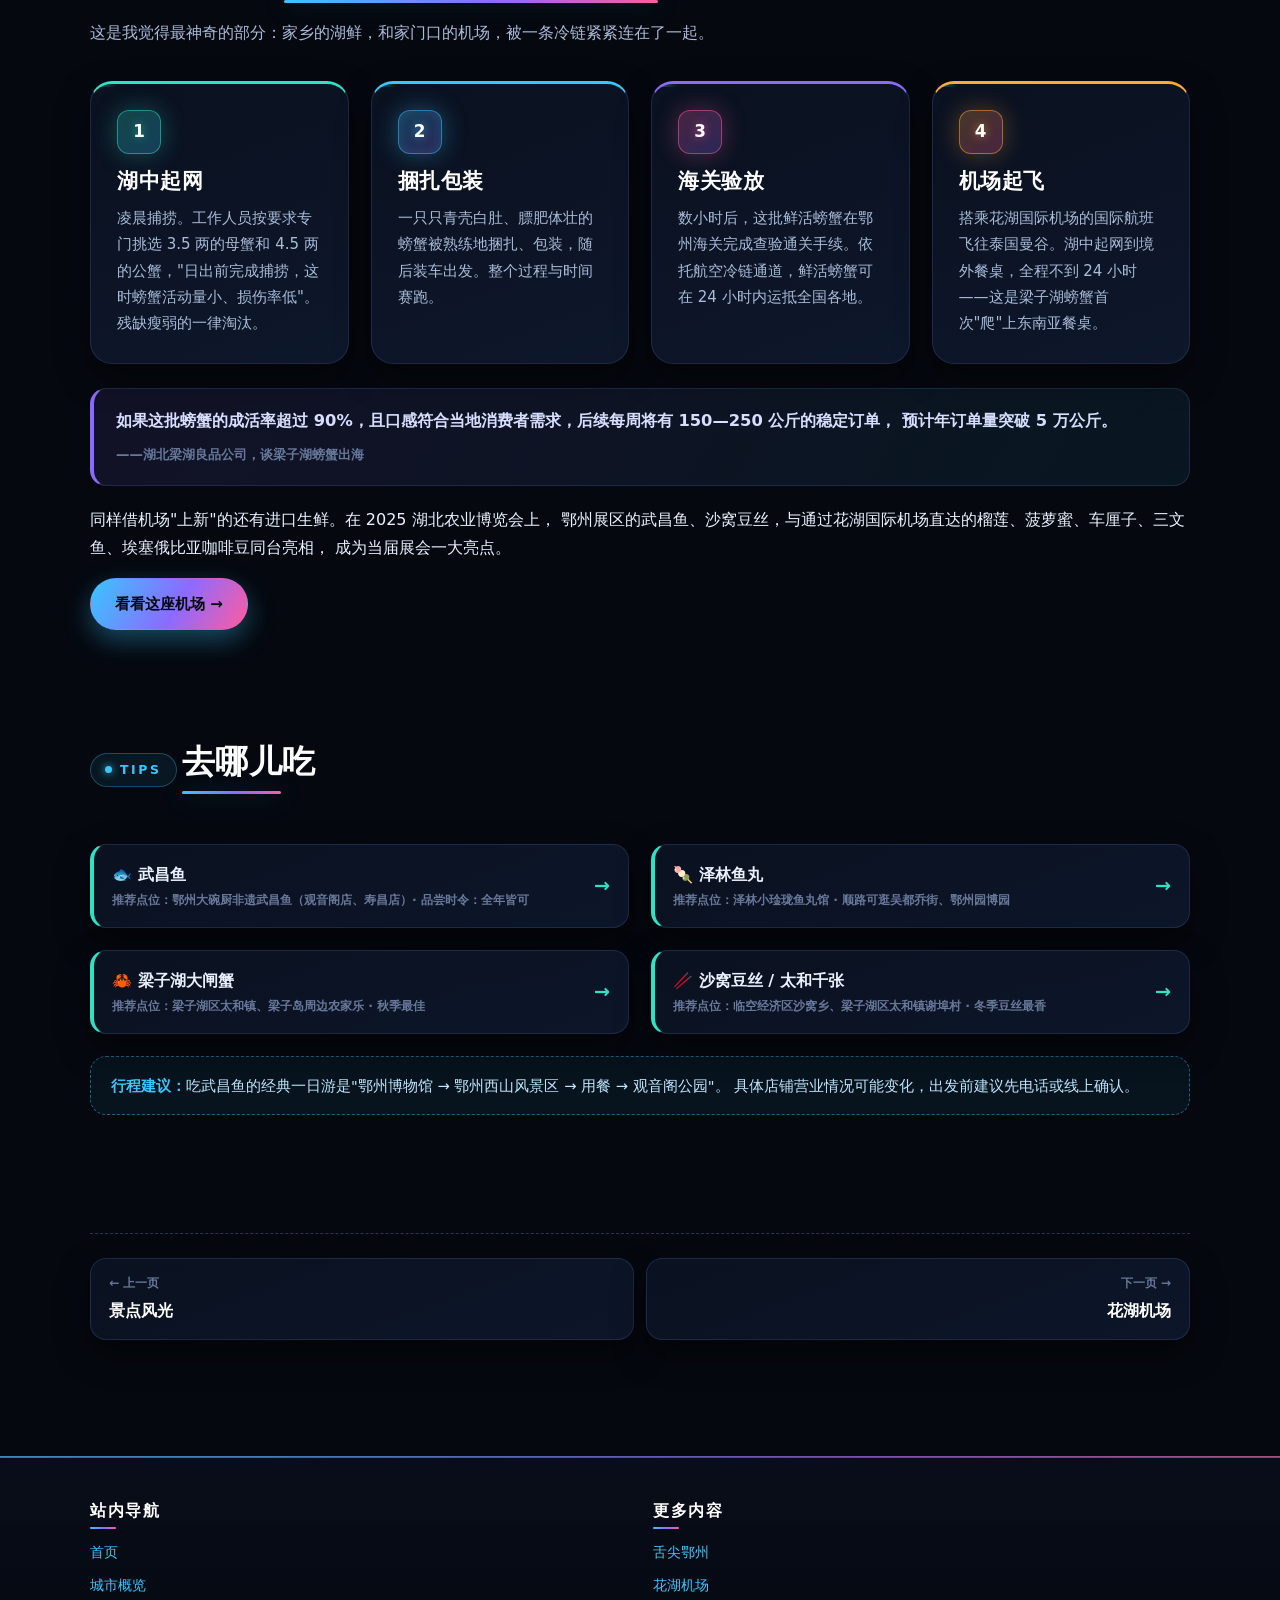
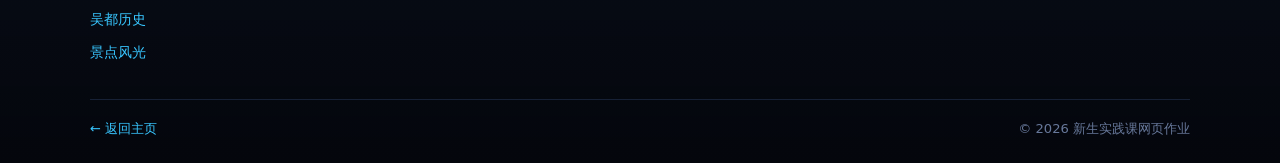
<file: web/food.html>
<!DOCTYPE html>
<html lang="zh-CN">
<head>
<meta charset="UTF-8">
<meta name="viewport" content="width=device-width, initial-scale=1">
<meta name="description" content="鄂州特色美食：清蒸武昌鱼、梁子湖大闸蟹、太和千张、沙窝豆丝、泽林鱼丸等地道风味。">
<title>舌尖鄂州 | 吴都鄂州 · 我的家乡</title>
<link rel="stylesheet" href="css/style.css">
</head>
<body>

<!-- SECTION: nav -->
<header class="nav">
  <div class="nav-in">
    <a class="brand" href="../index.html">
      <span class="brand-mark">鄂</span>
      <span class="brand-txt">吴都鄂州<span class="brand-sub">MY HOMETOWN</span></span>
    </a>
    <nav class="menu">
      <a href="../index.html">首页</a>
      <a href="overview.html">城市概览</a>
      <a href="history.html">吴都历史</a>
      <a href="scenery.html">景点风光</a>
      <a href="food.html" class="on">舌尖鄂州</a>
      <a href="airport.html">花湖机场</a>
    </nav>
  </div>
</header>

<main>

<!-- SECTION: page-head -->
<div class="page-head sun">
  <div class="wrap">
    <div class="crumb"><a href="../index.html">首页</a> / 舌尖鄂州</div>
    <h1>舌尖鄂州</h1>
    <p>百湖之市，鱼米之乡。鄂州人爱吃鱼、能吃鱼、善吃鱼——一条武昌鱼就能讲 1800 年。</p>
  </div>
</div>

<!-- SECTION: hero food -->
<section class="blk">
  <div class="wrap split">
    <div>
      <ul class="tags">
        <li><span class="tag">国家地理标志产品</span></li>
        <li><span class="tag p">省级非物质文化遗产</span></li>
        <li><span class="tag g">学名：团头鲂</span></li>
      </ul>
      <h2 class="tt">清蒸武昌鱼</h2>
      <p>
        "才饮长沙水，又食武昌鱼。"这句词让武昌鱼名扬四海，但很多人不知道，
        <strong>这尾名鱼的本源地并不是今天的武昌，而是古武昌的核心区域——百湖相拥的鄂州</strong>。
      </p>
      <p>
        武昌鱼学名团头鲂，俗称草鳊鱼、鳊鱼，头小体高、面扁背厚、呈菱形，脂肪丰富、肉味鲜美。
        它属于草食性经济鱼类，存活率高、生长快。
      </p>
      <p>
        名字的历史可以追到三国：孙权建都武昌（今鄂州）时，常以当地的鳊鱼招待群臣，
        这被视为"武昌鱼"之名的起源。1800 多年间，它先后被 120 多位文人墨客吟诵过。
      </p>
      <div class="note">
        <strong>为什么鄂州的武昌鱼格外鲜？</strong>
        密码藏在水里。每年春季，鱼苗由长江游入梁子湖生长，秋后成熟再游回樊口河槽越冬。
        这种洄游特性让肉质格外肥嫩。杜山镇三山湖的养殖水质基本稳定在 Ⅲ 类，
        合作社养的武昌鱼不投饵料、自行代谢，土腥味尽除。
      </div>
      <p class="small">
        武昌鱼制作技艺 2015 年入选第三批市级非遗名录，2024 年入选第七批省级非遗名录。
        做法从传统的蒸、煮、炙三种，发展到清蒸、油焖、滑溜等多种，其中清蒸最受欢迎。
        鄂州本地广为流传的代表菜有 155 种之多，包括"吃鱼不刮鳞"的酥鳞武昌鱼。
      </p>
    </div>
    <div>
      <figure class="card-art">
        <img src="../image/photo-wuchang-fish.jpg" alt="清蒸武昌鱼实景照片：盘中鲜鱼点缀葱丝">
        <figcaption>清蒸武昌鱼</figcaption>
      </figure>
      <div class="card t-pink clickable" data-detail="foods:0" data-detail-title="清蒸武昌鱼详情">
        <h3>从一条鱼到一个产业</h3>
        <p>
          2026 年 3 月，鄂州发布《关于加快推进武昌鱼品牌振兴和产业发展的实施意见》，
          把武昌鱼元素融入城市规划，在主干道、核心商圈、高速进出口植入主题元素。
          鄂州武昌鱼已入选农业农村部 2025 年农业品牌精品培育计划，
          并在北上广深及武汉地区授权开设 100 余家餐厅。
        </p>
      </div>
    </div>
  </div>
</section>

<!-- SECTION: food list -->
<section class="blk">
  <div class="wrap">
    <div class="blk-head">
      <span class="kicker">TOP 10</span>
      <h2 class="tt">鄂州十大特色美食</h2>
      <p>结合鄂州市文旅局、商务局"品味鄂州"行动成果与地方志记载整理，都是地道鄂州人舌尖上的"文化图腾"。</p>
    </div>

    <div class="grid g2" style="margin-bottom:24px">
      <figure class="card-art" style="margin:0">
        <img src="../image/photo-crab.jpg" alt="梁子湖大闸蟹实景照片：青背白肚金爪的鲜活螃蟹">
        <figcaption>梁子湖大闸蟹</figcaption>
      </figure>
      <div>
        <div class="tbl-wrap">
          <table>
            <caption>十大特色美食一览</caption>
            <thead>
              <tr><th scope="col">序号</th><th scope="col">名称</th><th scope="col">特点</th></tr>
            </thead>
            <tbody>
              <tr class="clickable" data-detail="foods:0" data-detail-title="清蒸武昌鱼详情"><td><b>01</b></td><th scope="row">清蒸武昌鱼</th><td>湖鲜之王，肉质细嫩、脂肪丰腴，清蒸最见原味</td></tr>
              <tr class="clickable" data-detail="foods:1" data-detail-title="梁子湖大闸蟹详情"><td><b>02</b></td><th scope="row">梁子湖大闸蟹</th><td>青壳白肚、膏黄饱满，生态循环养殖</td></tr>
              <tr class="clickable" data-detail="foods:2" data-detail-title="东坡饼详情"><td><b>03</b></td><th scope="row">东坡饼</th><td>与苏轼游历西山相关的传统点心</td></tr>
              <tr class="clickable" data-detail="foods:3" data-detail-title="沙窝豆丝详情"><td><b>04</b></td><th scope="row">沙窝豆丝</th><td>柴火土灶手工炕制，豆香浓郁、口感筋道</td></tr>
              <tr class="clickable" data-detail="foods:4" data-detail-title="太和千张详情"><td><b>05</b></td><th scope="row">太和千张</th><td>薄如蝉翼、色白如雪，明清时为朝廷贡品</td></tr>
              <tr class="clickable" data-detail="foods:5" data-detail-title="梁子湖红菱详情"><td><b>06</b></td><th scope="row">梁子湖红菱</th><td>湖区水生特产，清甜爽口</td></tr>
              <tr class="clickable" data-detail="foods:6" data-detail-title="梁子湖银针鱼详情"><td><b>07</b></td><th scope="row">梁子湖银针鱼</th><td>身形细长如银针，湖鲜珍品</td></tr>
              <tr class="clickable" data-detail="foods:7" data-detail-title="涂镇藠头详情"><td><b>08</b></td><th scope="row">涂镇藠头</th><td>腌制小菜，脆嫩开胃</td></tr>
              <tr class="clickable" data-detail="foods:8" data-detail-title="沼山胡柚详情"><td><b>09</b></td><th scope="row">沼山胡柚</th><td>鄂州地理标志产品之一</td></tr>
              <tr class="clickable" data-detail="foods:9" data-detail-title="吴都莹籼详情"><td><b>10</b></td><th scope="row">吴都莹籼</th><td>本地优质稻米</td></tr>
            </tbody>
          </table>
        </div>
      </div>
    </div>

    <div class="grid g3">
      <div class="card t-orange clickable" data-detail="foods:4" data-detail-title="太和千张详情">
        <div class="dot o">千</div>
        <h3>太和千张</h3>
        <p>
          又称谢埠千张，产于梁子湖区太和镇谢埠村。武昌山为幕阜山余脉，山下谢埠村边有一泉，泉水甘美，
          村民取此泉水用本地上好黄豆磨浆蒸制。
        </p>
        <p>
          成品<strong>薄如蝉翼、色白如雪</strong>，可凉拌、可清炒、可煮食。
          取泉中水煮梁湖鱼、佐以太和千张，味道最佳。明清时为朝廷贡品，
          光绪十一年（1885 年）载入《武昌县志》。
        </p>
        <ul class="tags" style="margin-top:10px">
          <li><span class="tag o">地理标志证明商标</span></li>
          <li><span class="tag g">省级非遗</span></li>
        </ul>
      </div>
      <div class="card t-yellow clickable" data-detail="foods:3" data-detail-title="沙窝豆丝详情">
        <div class="dot o">豆</div>
        <h3>沙窝豆丝</h3>
        <p>
          产自临空经济区沙窝乡。一入冬就是豆丝上市的时节，
          以早稻米、绿豆、黄豆等为原料，经浸泡磨浆、摊皮切丝制成。
        </p>
        <p>
          灵魂在<strong>柴火土灶</strong>：柴火燃烧产生的独特火候和热量分布是现代灶具无法替代的，
          它能让米浆在加热中产生微妙变化，赋予豆丝独特的焦香。
          目前全乡有 300 余家中小规模豆丝加工厂和合作社，全年总产量超 2000 万斤，产值近亿元，
          还远销澳大利亚、日本等国。
        </p>
        <ul class="tags" style="margin-top:10px">
          <li><span class="tag y">2015 年市级非遗</span></li>
          <li><span class="tag">电商外销</span></li>
        </ul>
      </div>
      <div class="card t-green clickable" data-detail="foods:1" data-detail-title="梁子湖大闸蟹详情">
        <div class="dot g">蟹</div>
        <h3>梁子湖大闸蟹</h3>
        <p>
          好蟹源于好水。梁子湖螃蟹采用"<strong>外湖引水、内塘净化</strong>"的生态循环养殖模式：
          从梁子湖引水入塘，养殖尾水经净化后再回湖，实现零污染排放。
          塘里种水草、投螺蛳、养花白鲢，还运用无人机投饵。
        </p>
        <p>
          夏季还有被称为"夏季第一鲜"的"六月黄"——实为未成年的大闸蟹，壳薄黄满、肉质鲜嫩。
          秋季捕捞季一般持续到 12 月下旬。
        </p>
        <ul class="tags" style="margin-top:10px">
          <li><span class="tag g">生态养殖</span></li>
          <li><span class="tag p">24 小时直达曼谷</span></li>
        </ul>
      </div>
      <div class="card t-blue clickable" data-detail="foods:10" data-detail-title="泽林鱼丸详情">
        <div class="dot">丸</div>
        <h3>泽林鱼丸</h3>
        <p>
          鄂州泽林镇的特色美食，俗称"鱼粑"。坚持手工制作，选用新鲜活鱼，
          经刮鳞、绞肉、搅拌、挤丸等工序，口感鲜嫩弹滑、Q 弹十足，
          已成为当地的文化符号和地标性特产。
        </p>
        <ul class="tags" style="margin-top:10px">
          <li><span class="tag">全年皆可</span></li>
          <li><span class="tag g">手工制作</span></li>
        </ul>
      </div>
      <div class="card t-pink clickable" data-detail="foods:11" data-detail-title="太和苕粉肉详情">
        <div class="dot p">苕</div>
        <h3>太和苕粉肉</h3>
        <p>
          鄂州人餐桌上必不可少的一道菜。半斤苕粉掺半斤水化成糊，放锅里熬，定型后再煎，
          煎黄后用肉炒香即可出锅，晶莹剔透、有嚼劲。
        </p>
        <p>
          相传过去穷人家买不起肉，就用太和盛产的红苕做成的苕粉来仿制红烧肉，
          后来成了湖北一道家喻户晓的名菜。
        </p>
        <ul class="tags" style="margin-top:10px">
          <li><span class="tag p">年味担当</span></li>
          <li><span class="tag o">家常名菜</span></li>
        </ul>
      </div>
      <div class="card t-purple clickable" data-detail="foods:12" data-detail-title="吴都楚宴详情">
        <div class="dot p">宴</div>
        <h3>吴都楚宴</h3>
        <p>
          湖北省商务厅"一桌楚菜宴天下"城市地标美食项目中的鄂州宴席，以 20 道地标菜肴讲述长江的故事。
        </p>
        <p>
          凉菜启韵便有梁湖手撕鱼（紧实咸香）、卤水鄂城黄鹅（老卤慢浸、皮嫩肉香）、
          冰镇蒲团莲子（荷香沁脾）等，尽显长江水乡之灵。
        </p>
        <ul class="tags" style="margin-top:10px">
          <li><span class="tag v">20 道地标菜</span></li>
          <li><span class="tag">楚菜名片</span></li>
        </ul>
      </div>
    </div>
  </div>
</section>

<!-- SECTION: cold chain -->
<section class="blk">
  <div class="wrap">
    <div class="blk-head">
      <span class="kicker">FARM TO TABLE</span>
      <h2 class="tt">一口鲜味，如何 24 小时飞出国门</h2>
      <p>这是我觉得最神奇的部分：家乡的湖鲜，和家门口的机场，被一条冷链紧紧连在了一起。</p>
    </div>
    <div class="grid g4">
      <div class="card t-green">
        <div class="dot g">1</div>
        <h3>湖中起网</h3>
        <p>凌晨捕捞。工作人员按要求专门挑选 3.5 两的母蟹和 4.5 两的公蟹，"日出前完成捕捞，这时螃蟹活动量小、损伤率低"。残缺瘦弱的一律淘汰。</p>
      </div>
      <div class="card t-blue">
        <div class="dot">2</div>
        <h3>捆扎包装</h3>
        <p>一只只青壳白肚、膘肥体壮的螃蟹被熟练地捆扎、包装，随后装车出发。整个过程与时间赛跑。</p>
      </div>
      <div class="card t-purple">
        <div class="dot p">3</div>
        <h3>海关验放</h3>
        <p>数小时后，这批鲜活螃蟹在鄂州海关完成查验通关手续。依托航空冷链通道，鲜活螃蟹可在 24 小时内运抵全国各地。</p>
      </div>
      <div class="card t-orange">
        <div class="dot o">4</div>
        <h3>机场起飞</h3>
        <p>搭乘花湖国际机场的国际航班飞往泰国曼谷。湖中起网到境外餐桌，全程不到 24 小时——这是梁子湖螃蟹首次"爬"上东南亚餐桌。</p>
      </div>
    </div>
    <blockquote style="margin-top:24px">
      如果这批螃蟹的成活率超过 90%，且口感符合当地消费者需求，后续每周将有 150—250 公斤的稳定订单，
      预计年订单量突破 5 万公斤。
      <cite>——湖北梁湖良品公司，谈梁子湖螃蟹出海</cite>
    </blockquote>
    <p>
      同样借机场"上新"的还有进口生鲜。在 2025 湖北农业博览会上，
      鄂州展区的武昌鱼、沙窝豆丝，与通过花湖国际机场直达的榴莲、菠萝蜜、车厘子、三文鱼、埃塞俄比亚咖啡豆同台亮相，
      成为当届展会一大亮点。
    </p>
    <a class="btn btn-main" href="airport.html">看看这座机场 →</a>
  </div>
</section>

<!-- SECTION: where to eat -->
<section class="blk">
  <div class="wrap">
    <div class="blk-head">
      <span class="kicker">TIPS</span>
      <h2 class="tt">去哪儿吃</h2>
    </div>
    <div class="grid g2">
      <a class="link-card" href="scenery.html">
        <div>🐟 武昌鱼<small>推荐点位：鄂州大碗厨非遗武昌鱼（观音阁店、寿昌店）· 品尝时令：全年皆可</small></div>
        <span class="ar">→</span>
      </a>
      <a class="link-card" href="scenery.html">
        <div>🍡 泽林鱼丸<small>推荐点位：泽林小琻珑鱼丸馆 · 顺路可逛吴都乔街、鄂州园博园</small></div>
        <span class="ar">→</span>
      </a>
      <a class="link-card" href="scenery.html">
        <div>🦀 梁子湖大闸蟹<small>推荐点位：梁子湖区太和镇、梁子岛周边农家乐 · 秋季最佳</small></div>
        <span class="ar">→</span>
      </a>
      <a class="link-card" href="scenery.html">
        <div>🥢 沙窝豆丝 / 太和千张<small>推荐点位：临空经济区沙窝乡、梁子湖区太和镇谢埠村 · 冬季豆丝最香</small></div>
        <span class="ar">→</span>
      </a>
    </div>
    <div class="note tip" style="margin-top:22px">
      <strong>行程建议：</strong>吃武昌鱼的经典一日游是"鄂州博物馆 → 鄂州西山风景区 → 用餐 → 观音阁公园"。
      具体店铺营业情况可能变化，出发前建议先电话或线上确认。
    </div>
  </div>
</section>

<!-- SECTION: pager -->
<section class="blk" style="padding-top:0">
  <div class="wrap">
    <div class="pager">
      <a href="scenery.html"><span>← 上一页</span>景点风光</a>
      <a class="next" href="airport.html"><span>下一页 →</span>花湖机场</a>
    </div>
  </div>
</section>

</main>

<!-- SECTION: footer -->
<footer class="foot">
  <div class="wrap">
    <div class="foot-grid">
      <div>
        <h4>站内导航</h4>
        <ul>
          <li><a href="../index.html">首页</a></li>
          <li><a href="overview.html">城市概览</a></li>
          <li><a href="history.html">吴都历史</a></li>
          <li><a href="scenery.html">景点风光</a></li>
        </ul>
      </div>
      <div>
        <h4>更多内容</h4>
        <ul>
          <li><a href="food.html">舌尖鄂州</a></li>
          <li><a href="airport.html">花湖机场</a></li>
        </ul>
      </div>
    </div>
    <div class="foot-bottom">
      <span><a href="../index.html">← 返回主页</a></span>
      <span id="copy-year">© 2026 新生实践课网页作业</span>
    </div>
  </div>
</footer>

<script src="js/data.js"></script>
<script src="js/app.js"></script>
<script>
/* SECTION: script */
(function () {
  var el = document.getElementById('copy-year');
  if (el) { el.textContent = '© ' + new Date().getFullYear() + ' 新生实践课网页作业'; }
})();
</script>

</body>
</html>
</file>
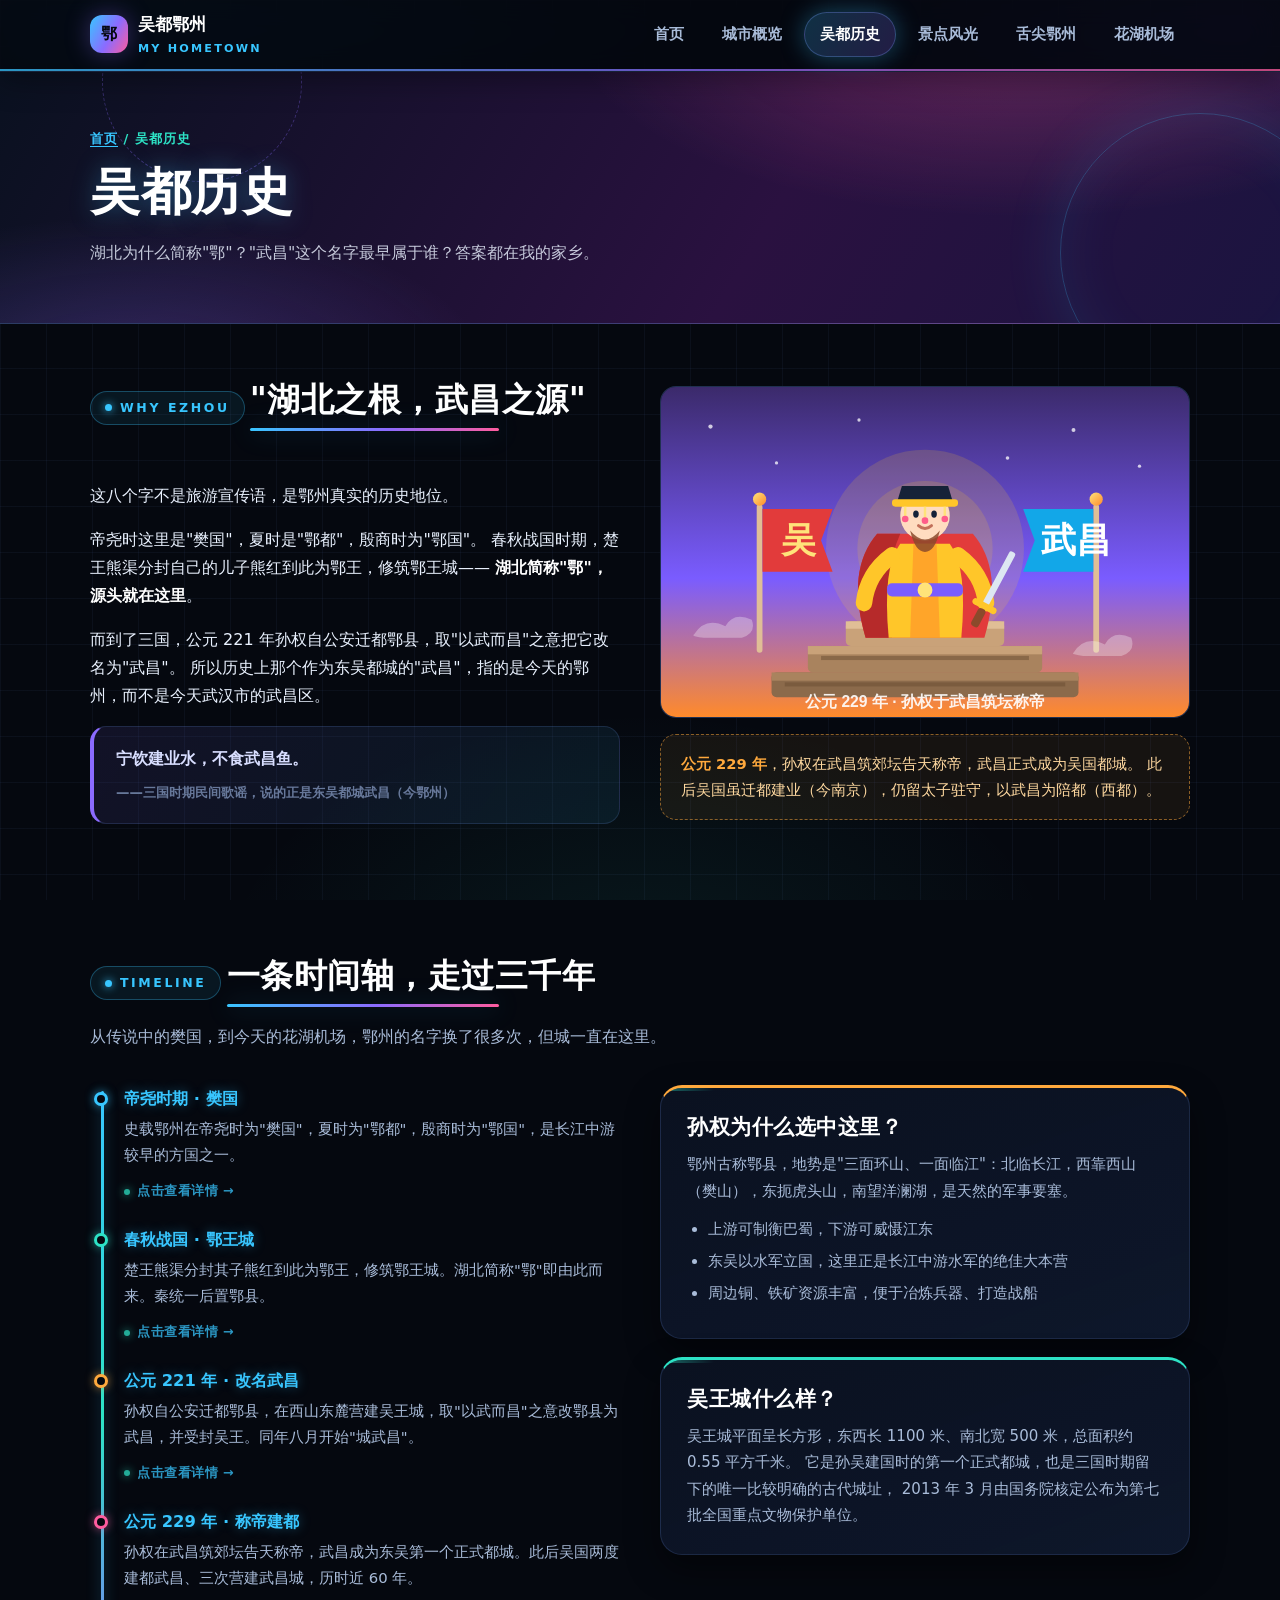
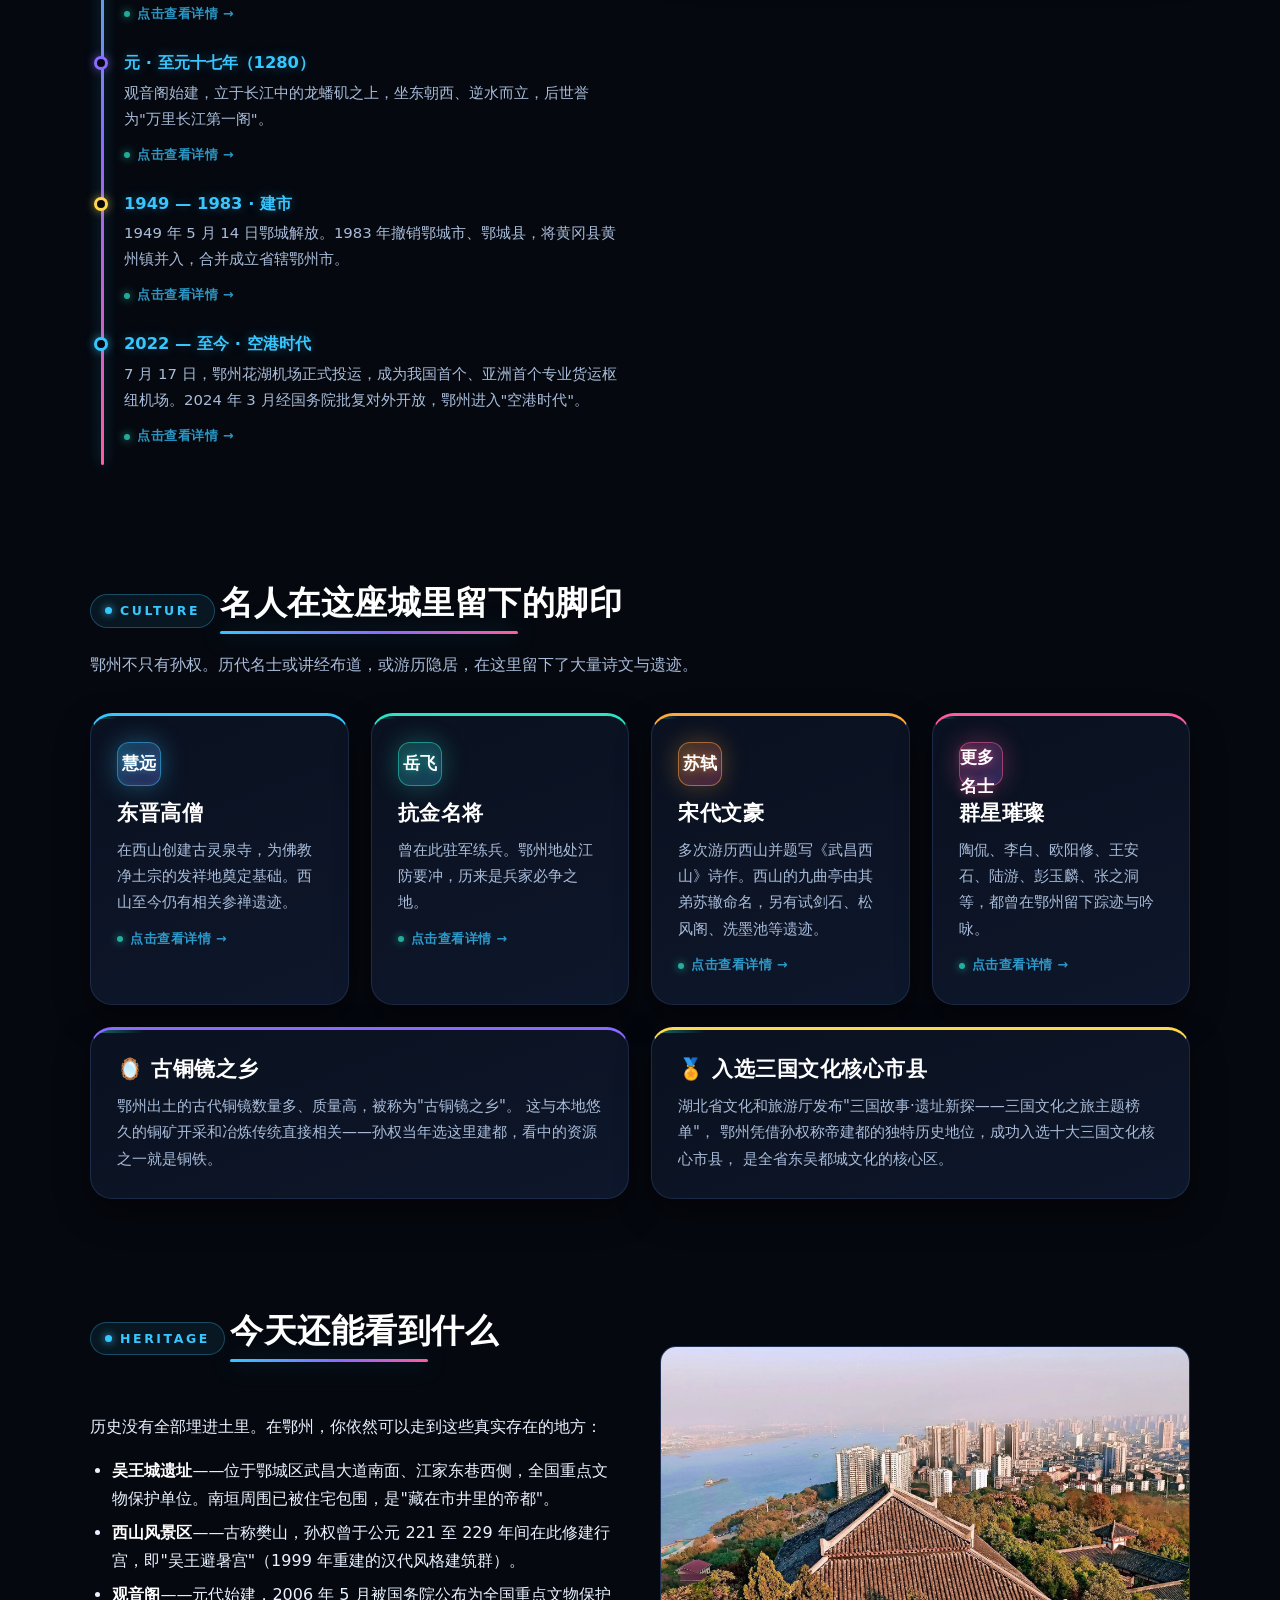
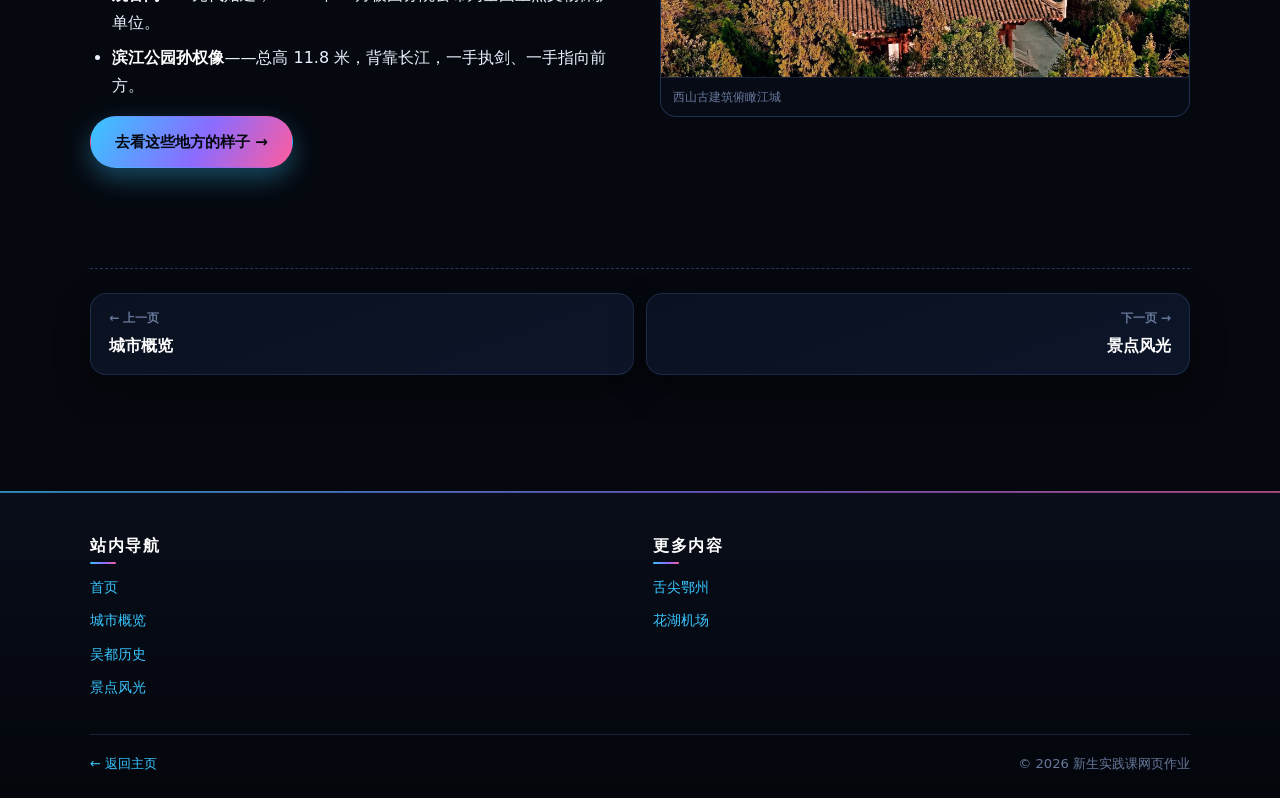
<file: web/history.html>
<!DOCTYPE html>
<html lang="zh-CN">
<head>
<meta charset="UTF-8">
<meta name="viewport" content="width=device-width, initial-scale=1">
<meta name="description" content="鄂州吴都历史：从樊国、鄂国到孙权称帝建武昌，再到1983年设立鄂州市的三千年脉络。">
<title>吴都历史 | 吴都鄂州 · 我的家乡</title>
<link rel="stylesheet" href="css/style.css">
</head>
<body>

<!-- SECTION: nav -->
<header class="nav">
  <div class="nav-in">
    <a class="brand" href="../index.html">
      <span class="brand-mark">鄂</span>
      <span class="brand-txt">吴都鄂州<span class="brand-sub">MY HOMETOWN</span></span>
    </a>
    <nav class="menu">
      <a href="../index.html">首页</a>
      <a href="overview.html">城市概览</a>
      <a href="history.html" class="on">吴都历史</a>
      <a href="scenery.html">景点风光</a>
      <a href="food.html">舌尖鄂州</a>
      <a href="airport.html">花湖机场</a>
    </nav>
  </div>
</header>

<main>

<!-- SECTION: page-head -->
<div class="page-head berry">
  <div class="wrap">
    <div class="crumb"><a href="../index.html">首页</a> / 吴都历史</div>
    <h1>吴都历史</h1>
    <p>湖北为什么简称"鄂"？"武昌"这个名字最早属于谁？答案都在我的家乡。</p>
  </div>
</div>

<!-- SECTION: opening -->
<section class="blk">
  <div class="wrap split">
    <div>
      <div class="blk-head">
        <span class="kicker">WHY EZHOU</span>
        <h2 class="tt">"湖北之根，武昌之源"</h2>
      </div>
      <p>
        这八个字不是旅游宣传语，是鄂州真实的历史地位。
      </p>
      <p>
        帝尧时这里是"樊国"，夏时是"鄂都"，殷商时为"鄂国"。
        春秋战国时期，楚王熊渠分封自己的儿子熊红到此为鄂王，修筑鄂王城——
        <strong>湖北简称"鄂"，源头就在这里</strong>。
      </p>
      <p>
        而到了三国，公元 221 年孙权自公安迁都鄂县，取"以武而昌"之意把它改名为"武昌"。
        所以历史上那个作为东吴都城的"武昌"，指的是今天的鄂州，而不是今天武汉市的武昌区。
      </p>
      <blockquote>
        宁饮建业水，不食武昌鱼。
        <cite>——三国时期民间歌谣，说的正是东吴都城武昌（今鄂州）</cite>
      </blockquote>
    </div>
    <div>
      <div class="card-art"><img src="../image/sunquan-emperor.svg" alt="孙权在武昌筑坛称帝的场景插画"></div>
      <div class="note">
        <strong>公元 229 年</strong>，孙权在武昌筑郊坛告天称帝，武昌正式成为吴国都城。
        此后吴国虽迁都建业（今南京），仍留太子驻守，以武昌为陪都（西都）。
      </div>
    </div>
  </div>
</section>

<!-- SECTION: timeline -->
<section class="blk">
  <div class="wrap">
    <div class="blk-head">
      <span class="kicker">TIMELINE</span>
      <h2 class="tt">一条时间轴，走过三千年</h2>
      <p>从传说中的樊国，到今天的花湖机场，鄂州的名字换了很多次，但城一直在这里。</p>
    </div>

    <div class="split" style="align-items:flex-start">
      <div>
        <ul class="timeline">
          <li class="clickable" data-detail="history:0" data-detail-title="帝尧时期 · 樊国 详情" tabindex="0" role="button">
            <div class="yr">帝尧时期 · 樊国</div>
            <p>史载鄂州在帝尧时为"樊国"，夏时为"鄂都"，殷商时为"鄂国"，是长江中游较早的方国之一。</p>
          </li>
          <li class="clickable" data-detail="history:1" data-detail-title="春秋战国 · 鄂王城 详情" tabindex="0" role="button">
            <div class="yr">春秋战国 · 鄂王城</div>
            <p>楚王熊渠分封其子熊红到此为鄂王，修筑鄂王城。湖北简称"鄂"即由此而来。秦统一后置鄂县。</p>
          </li>
          <li class="clickable" data-detail="history:2" data-detail-title="公元 221 年 · 改名武昌 详情" tabindex="0" role="button">
            <div class="yr">公元 221 年 · 改名武昌</div>
            <p>孙权自公安迁都鄂县，在西山东麓营建吴王城，取"以武而昌"之意改鄂县为武昌，并受封吴王。同年八月开始"城武昌"。</p>
          </li>
          <li class="clickable" data-detail="history:3" data-detail-title="公元 229 年 · 称帝建都 详情" tabindex="0" role="button">
            <div class="yr">公元 229 年 · 称帝建都</div>
            <p>孙权在武昌筑郊坛告天称帝，武昌成为东吴第一个正式都城。此后吴国两度建都武昌、三次营建武昌城，历时近 60 年。</p>
          </li>
          <li class="clickable" data-detail="history:4" data-detail-title="元 · 至元十七年（1280） 详情" tabindex="0" role="button">
            <div class="yr">元 · 至元十七年（1280）</div>
            <p>观音阁始建，立于长江中的龙蟠矶之上，坐东朝西、逆水而立，后世誉为"万里长江第一阁"。</p>
          </li>
          <li class="clickable" data-detail="history:5" data-detail-title="1949 — 1983 · 建市 详情" tabindex="0" role="button">
            <div class="yr">1949 — 1983 · 建市</div>
            <p>1949 年 5 月 14 日鄂城解放。1983 年撤销鄂城市、鄂城县，将黄冈县黄州镇并入，合并成立省辖鄂州市。</p>
          </li>
          <li class="clickable" data-detail="history:6" data-detail-title="2022 — 至今 · 空港时代 详情" tabindex="0" role="button">
            <div class="yr">2022 — 至今 · 空港时代</div>
            <p>7 月 17 日，鄂州花湖机场正式投运，成为我国首个、亚洲首个专业货运枢纽机场。2024 年 3 月经国务院批复对外开放，鄂州进入"空港时代"。</p>
          </li>
        </ul>
      </div>

      <div>
        <div class="card t-orange" style="margin-bottom:18px">
          <h3>孙权为什么选中这里？</h3>
          <p style="margin-bottom:12px">鄂州古称鄂县，地势是"三面环山、一面临江"：北临长江，西靠西山（樊山），东扼虎头山，南望洋澜湖，是天然的军事要塞。</p>
          <ul style="color:var(--ink-2);font-size:.93rem;margin-bottom:0">
            <li>上游可制衡巴蜀，下游可威慑江东</li>
            <li>东吴以水军立国，这里正是长江中游水军的绝佳大本营</li>
            <li>周边铜、铁矿资源丰富，便于冶炼兵器、打造战船</li>
          </ul>
        </div>
        <div class="card t-green">
          <h3>吴王城什么样？</h3>
          <p>
            吴王城平面呈长方形，东西长 1100 米、南北宽 500 米，总面积约 0.55 平方千米。
            它是孙吴建国时的第一个正式都城，也是三国时期留下的唯一比较明确的古代城址，
            2013 年 3 月由国务院核定公布为第七批全国重点文物保护单位。
          </p>
        </div>
      </div>
    </div>
  </div>
</section>

<!-- SECTION: culture -->
<section class="blk">
  <div class="wrap">
    <div class="blk-head">
      <span class="kicker">CULTURE</span>
      <h2 class="tt">名人在这座城里留下的脚印</h2>
      <p>鄂州不只有孙权。历代名士或讲经布道，或游历隐居，在这里留下了大量诗文与遗迹。</p>
    </div>
    <div class="grid g4">
      <div class="card t-blue clickable" data-detail="people:0" data-detail-title="慧远详情">
        <div class="dot">慧远</div>
        <h3>东晋高僧</h3>
        <p>在西山创建古灵泉寺，为佛教净土宗的发祥地奠定基础。西山至今仍有相关参禅遗迹。</p>
      </div>
      <div class="card t-green clickable" data-detail="people:1" data-detail-title="岳飞详情">
        <div class="dot g">岳飞</div>
        <h3>抗金名将</h3>
        <p>曾在此驻军练兵。鄂州地处江防要冲，历来是兵家必争之地。</p>
      </div>
      <div class="card t-orange clickable" data-detail="people:2" data-detail-title="苏轼详情">
        <div class="dot o">苏轼</div>
        <h3>宋代文豪</h3>
        <p>多次游历西山并题写《武昌西山》诗作。西山的九曲亭由其弟苏辙命名，另有试剑石、松风阁、洗墨池等遗迹。</p>
      </div>
      <div class="card t-pink clickable" data-detail="people:3" data-detail-title="更多名士详情">
        <div class="dot p">更多名士</div>
        <h3>群星璀璨</h3>
        <p>陶侃、李白、欧阳修、王安石、陆游、彭玉麟、张之洞等，都曾在鄂州留下踪迹与吟咏。</p>
      </div>
    </div>

    <div class="grid g2" style="margin-top:22px">
      <div class="card t-purple">
        <h3>🪞 古铜镜之乡</h3>
        <p>
          鄂州出土的古代铜镜数量多、质量高，被称为"古铜镜之乡"。
          这与本地悠久的铜矿开采和冶炼传统直接相关——孙权当年选这里建都，看中的资源之一就是铜铁。
        </p>
      </div>
      <div class="card t-yellow">
        <h3>🏅 入选三国文化核心市县</h3>
        <p>
          湖北省文化和旅游厅发布"三国故事·遗址新探——三国文化之旅主题榜单"，
          鄂州凭借孙权称帝建都的独特历史地位，成功入选十大三国文化核心市县，
          是全省东吴都城文化的核心区。
        </p>
      </div>
    </div>
  </div>
</section>

<!-- SECTION: relics -->
<section class="blk">
  <div class="wrap split rev">
    <div>
      <figure class="card-art">
        <img src="../image/photo-xishan.jpg" alt="西山风景区实景照片：山上古建筑与远处鄂州城景、长江">
        <figcaption>西山古建筑俯瞰江城</figcaption>
      </figure>
    </div>
    <div>
      <div class="blk-head">
        <span class="kicker">HERITAGE</span>
        <h2 class="tt">今天还能看到什么</h2>
      </div>
      <p>历史没有全部埋进土里。在鄂州，你依然可以走到这些真实存在的地方：</p>
      <ul>
        <li><strong>吴王城遗址</strong>——位于鄂城区武昌大道南面、江家东巷西侧，全国重点文物保护单位。南垣周围已被住宅包围，是"藏在市井里的帝都"。</li>
        <li><strong>西山风景区</strong>——古称樊山，孙权曾于公元 221 至 229 年间在此修建行宫，即"吴王避暑宫"（1999 年重建的汉代风格建筑群）。</li>
        <li><strong>观音阁</strong>——元代始建，2006 年 5 月被国务院公布为全国重点文物保护单位。</li>
        <li><strong>滨江公园孙权像</strong>——总高 11.8 米，背靠长江，一手执剑、一手指向前方。</li>
      </ul>
      <a class="btn btn-main" href="scenery.html">去看这些地方的样子 →</a>
    </div>
  </div>
</section>

<!-- SECTION: pager -->
<section class="blk" style="padding-top:0">
  <div class="wrap">
    <div class="pager">
      <a href="overview.html"><span>← 上一页</span>城市概览</a>
      <a class="next" href="scenery.html"><span>下一页 →</span>景点风光</a>
    </div>
  </div>
</section>

</main>

<!-- SECTION: footer -->
<footer class="foot">
  <div class="wrap">
    <div class="foot-grid">
      <div>
        <h4>站内导航</h4>
        <ul>
          <li><a href="../index.html">首页</a></li>
          <li><a href="overview.html">城市概览</a></li>
          <li><a href="history.html">吴都历史</a></li>
          <li><a href="scenery.html">景点风光</a></li>
        </ul>
      </div>
      <div>
        <h4>更多内容</h4>
        <ul>
          <li><a href="food.html">舌尖鄂州</a></li>
          <li><a href="airport.html">花湖机场</a></li>
        </ul>
      </div>
    </div>
    <div class="foot-bottom">
      <span><a href="../index.html">← 返回主页</a></span>
      <span id="copy-year">© 2026 新生实践课网页作业</span>
    </div>
  </div>
</footer>

<script src="js/data.js"></script>
<script src="js/app.js"></script>
<script>
/* SECTION: script */
(function () {
  var el = document.getElementById('copy-year');
  if (el) { el.textContent = '© ' + new Date().getFullYear() + ' 新生实践课网页作业'; }
})();
</script>

</body>
</html>
</file>
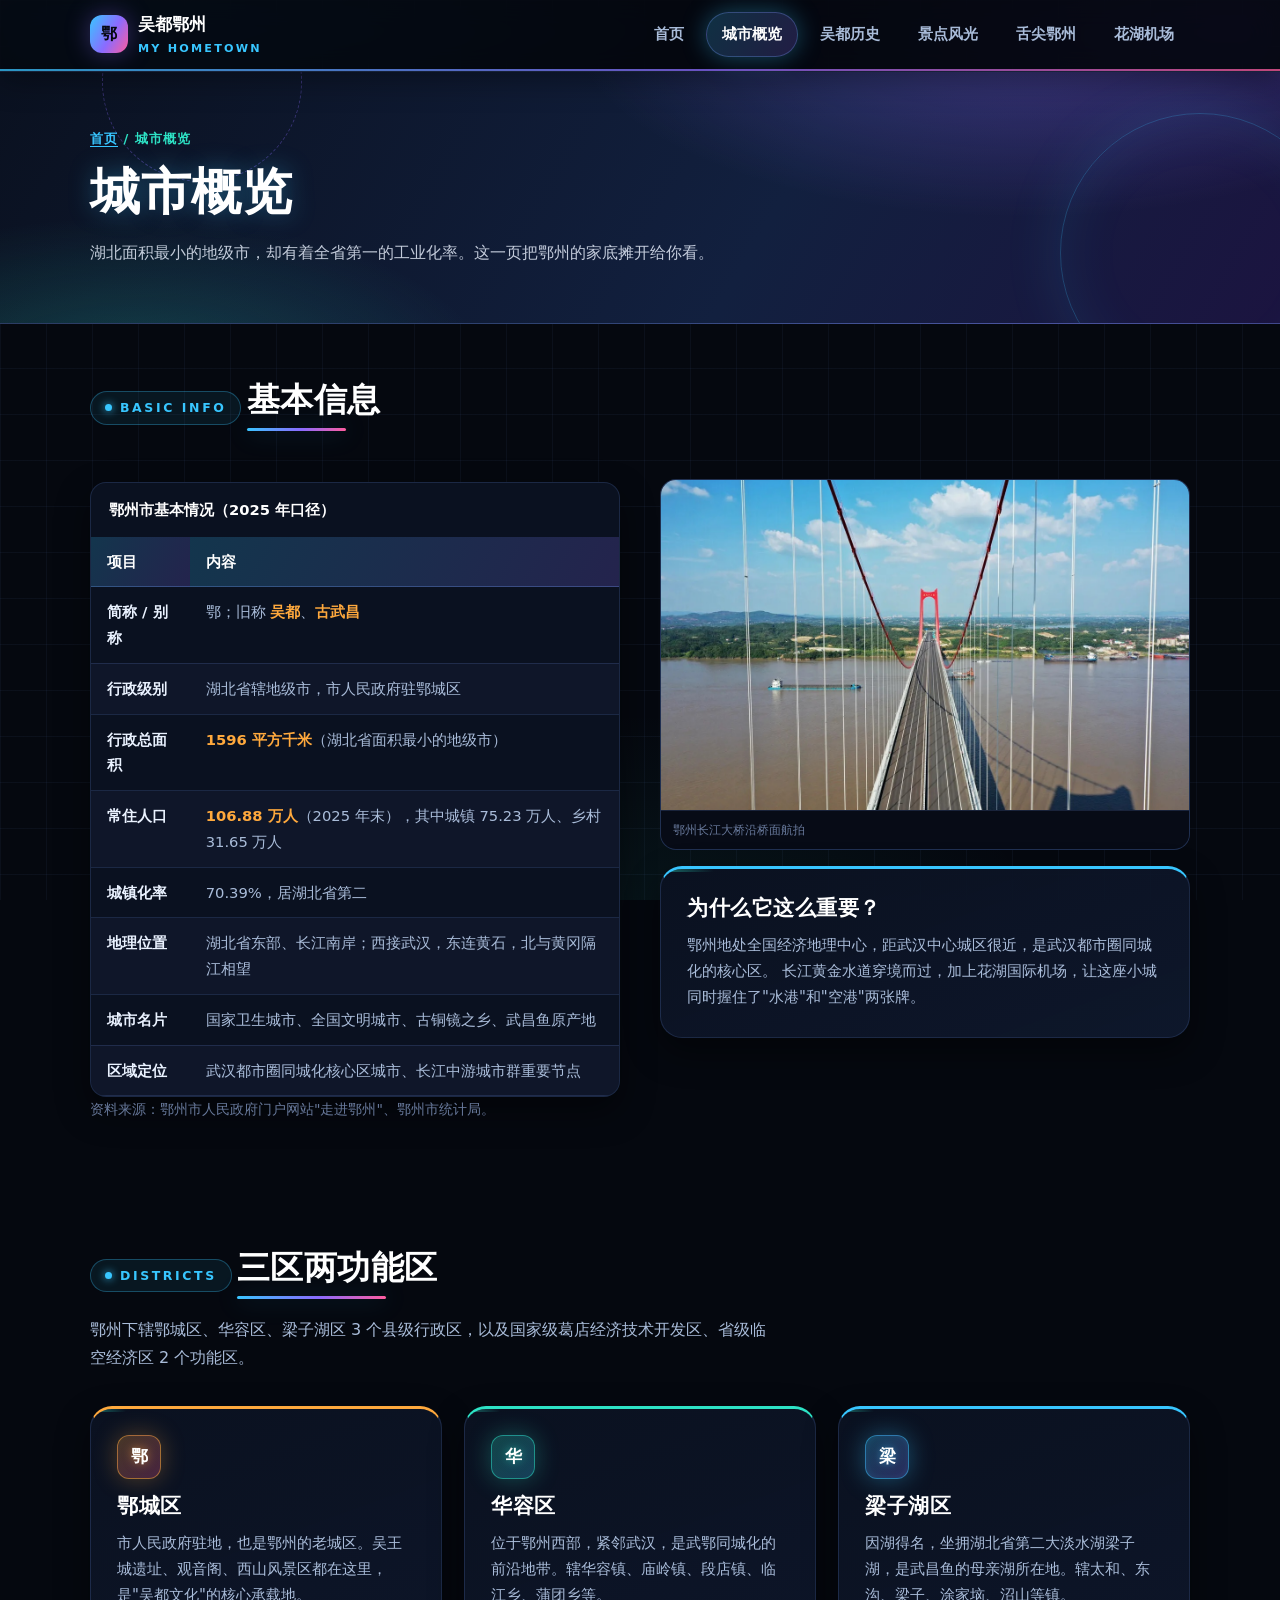
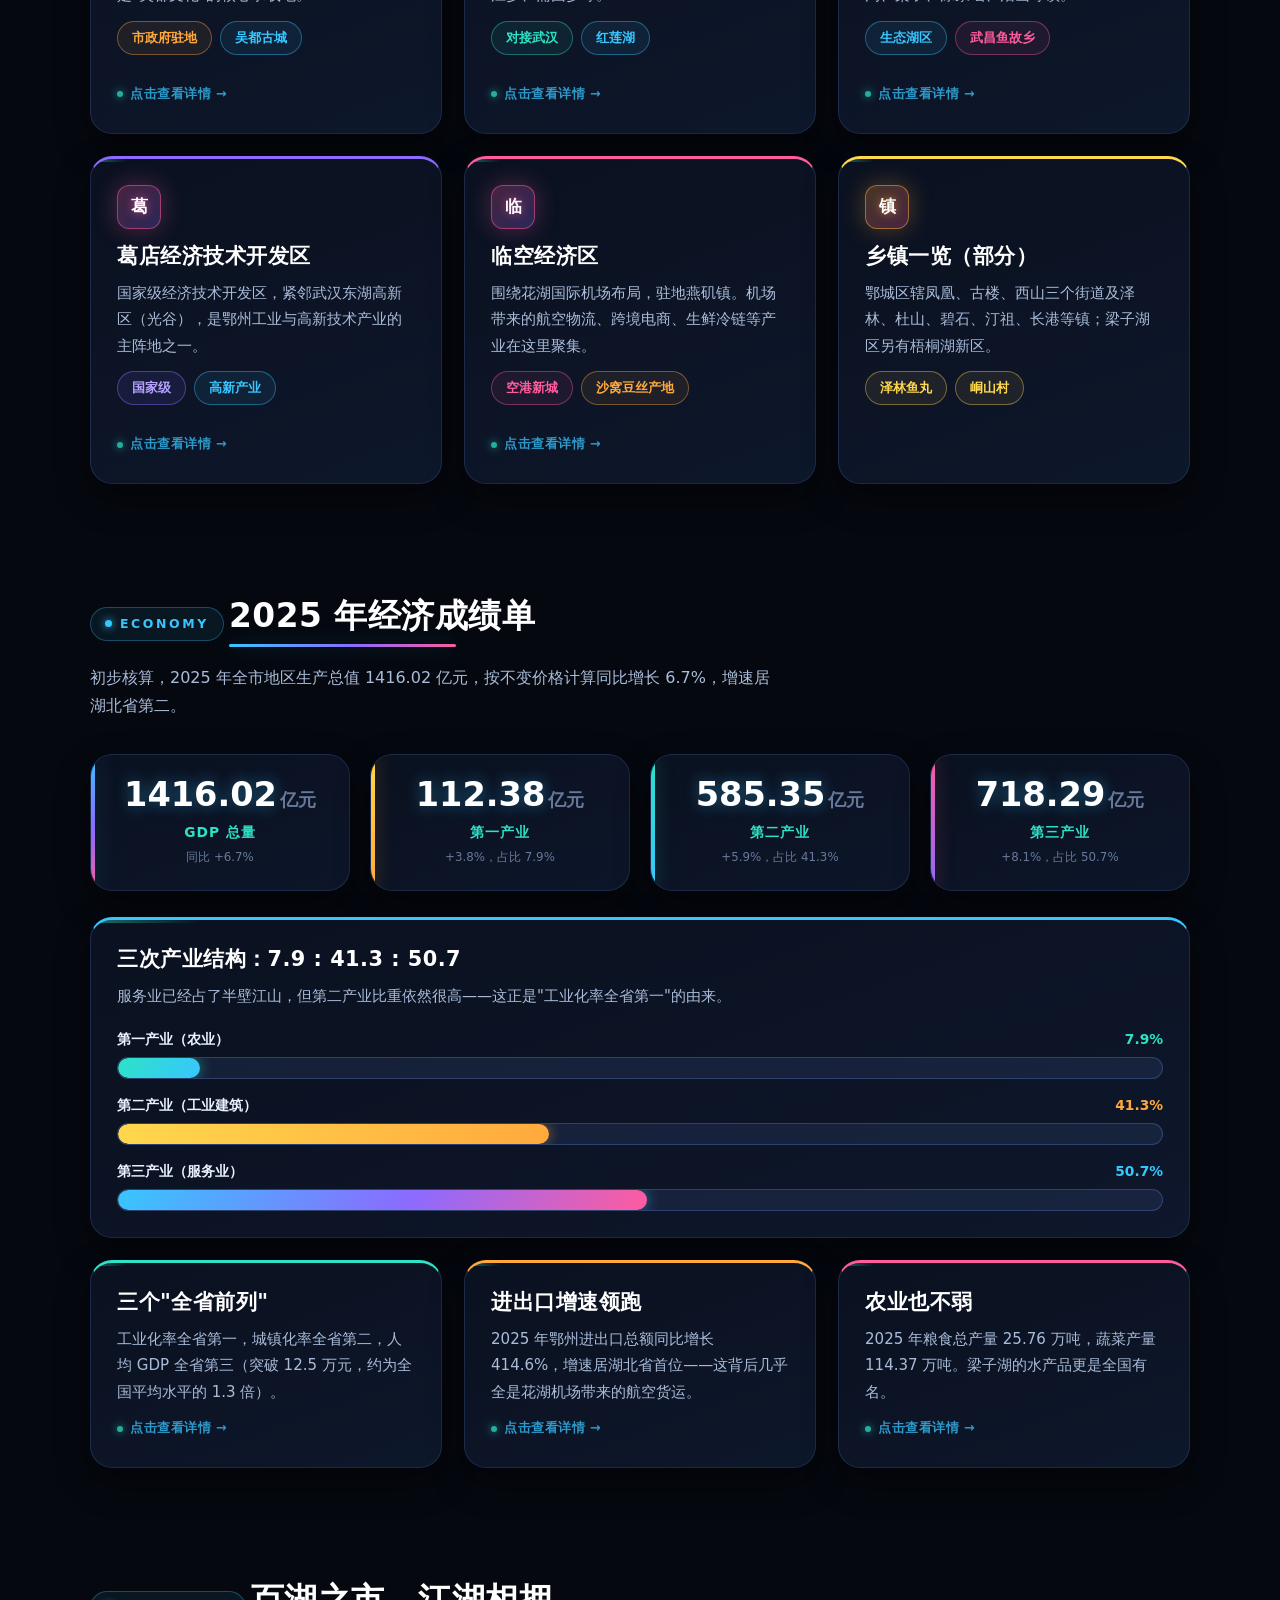
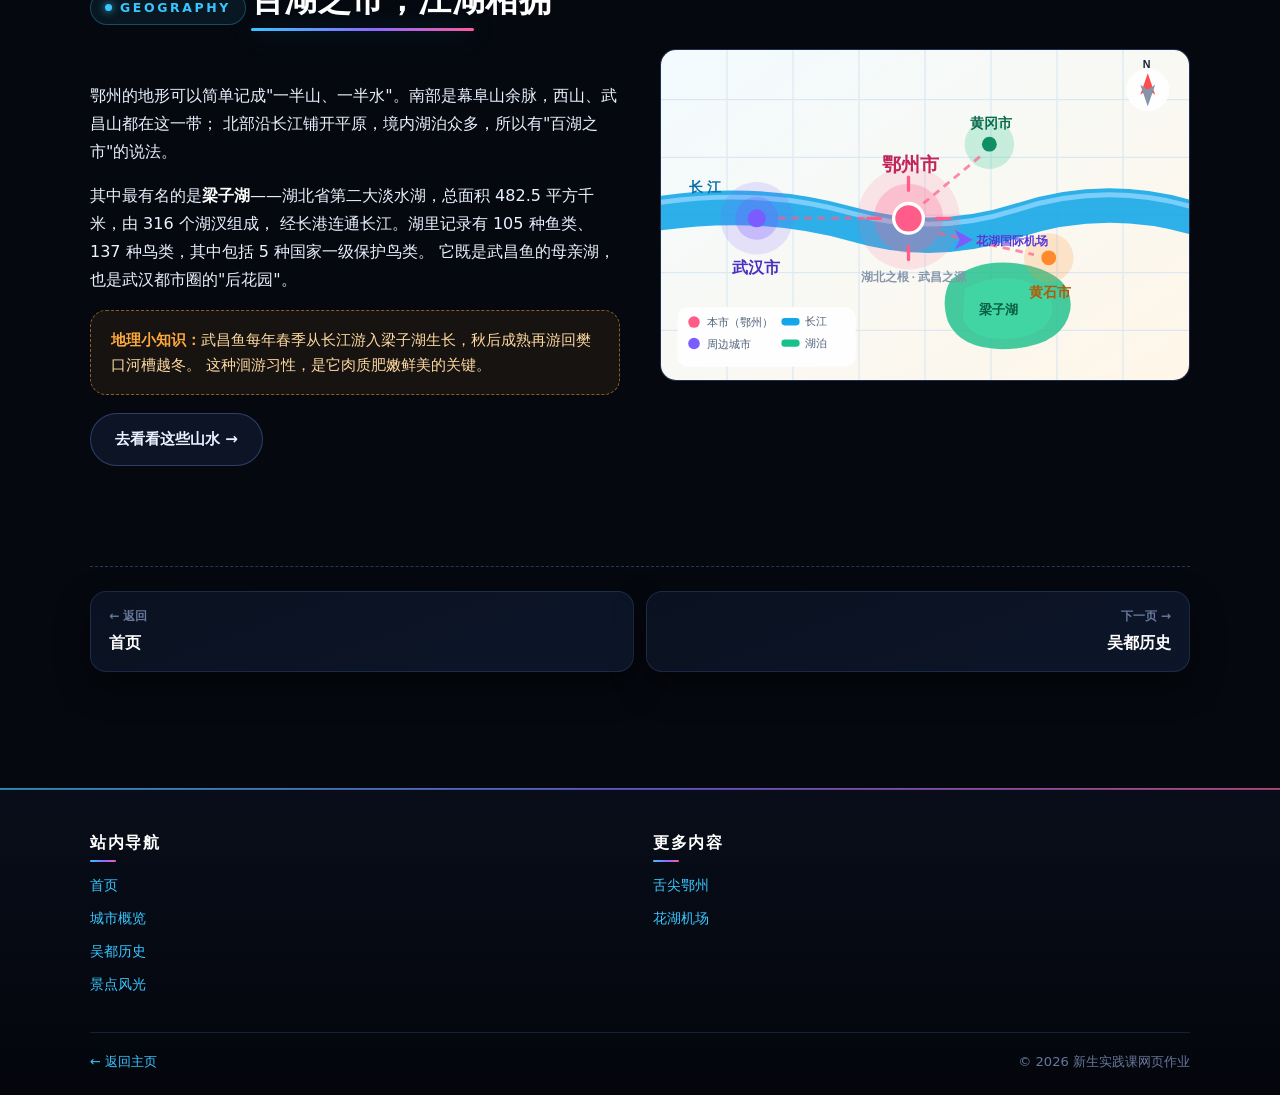
<file: web/overview.html>
<!DOCTYPE html>
<html lang="zh-CN">
<head>
<meta charset="UTF-8">
<meta name="viewport" content="width=device-width, initial-scale=1">
<meta name="description" content="鄂州城市概览：面积、常住人口、行政区划、经济结构与区位优势。">
<title>城市概览 | 吴都鄂州 · 我的家乡</title>
<link rel="stylesheet" href="css/style.css">
</head>
<body>

<!-- SECTION: nav -->
<header class="nav">
  <div class="nav-in">
    <a class="brand" href="../index.html">
      <span class="brand-mark">鄂</span>
      <span class="brand-txt">吴都鄂州<span class="brand-sub">MY HOMETOWN</span></span>
    </a>
    <nav class="menu">
      <a href="../index.html">首页</a>
      <a href="overview.html" class="on">城市概览</a>
      <a href="history.html">吴都历史</a>
      <a href="scenery.html">景点风光</a>
      <a href="food.html">舌尖鄂州</a>
      <a href="airport.html">花湖机场</a>
    </nav>
  </div>
</header>

<main>

<!-- SECTION: page-head -->
<div class="page-head">
  <div class="wrap">
    <div class="crumb"><a href="../index.html">首页</a> / 城市概览</div>
    <h1>城市概览</h1>
    <p>湖北面积最小的地级市，却有着全省第一的工业化率。这一页把鄂州的家底摊开给你看。</p>
  </div>
</div>

<!-- SECTION: basic -->
<section class="blk">
  <div class="wrap split">
    <div>
      <div class="blk-head">
        <span class="kicker">BASIC INFO</span>
        <h2 class="tt">基本信息</h2>
      </div>
      <div class="tbl-wrap">
        <table>
          <caption>鄂州市基本情况（2025 年口径）</caption>
          <thead>
            <tr><th scope="col">项目</th><th scope="col">内容</th></tr>
          </thead>
          <tbody>
            <tr><th scope="row">简称 / 别称</th><td>鄂；旧称 <b>吴都</b>、<b>古武昌</b></td></tr>
            <tr><th scope="row">行政级别</th><td>湖北省辖地级市，市人民政府驻鄂城区</td></tr>
            <tr><th scope="row">行政总面积</th><td><b>1596 平方千米</b>（湖北省面积最小的地级市）</td></tr>
            <tr><th scope="row">常住人口</th><td><b>106.88 万人</b>（2025 年末），其中城镇 75.23 万人、乡村 31.65 万人</td></tr>
            <tr><th scope="row">城镇化率</th><td>70.39%，居湖北省第二</td></tr>
            <tr><th scope="row">地理位置</th><td>湖北省东部、长江南岸；西接武汉，东连黄石，北与黄冈隔江相望</td></tr>
            <tr><th scope="row">城市名片</th><td>国家卫生城市、全国文明城市、古铜镜之乡、武昌鱼原产地</td></tr>
            <tr><th scope="row">区域定位</th><td>武汉都市圈同城化核心区城市、长江中游城市群重要节点</td></tr>
          </tbody>
        </table>
      </div>
      <p class="small">资料来源：鄂州市人民政府门户网站"走进鄂州"、鄂州市统计局。</p>
    </div>
    <div>
      <figure class="card-art">
        <img src="../image/photo-bridge-deck.jpg" alt="鄂州长江大桥实景照片：沿桥面航拍，红色桥塔与悬索">
        <figcaption>鄂州长江大桥沿桥面航拍</figcaption>
      </figure>
      <div class="card t-blue">
        <h3>为什么它这么重要？</h3>
        <p>
          鄂州地处全国经济地理中心，距武汉中心城区很近，是武汉都市圈同城化的核心区。
          长江黄金水道穿境而过，加上花湖国际机场，让这座小城同时握住了"水港"和"空港"两张牌。
        </p>
      </div>
    </div>
  </div>
</section>

<!-- SECTION: districts -->
<section class="blk">
  <div class="wrap">
    <div class="blk-head">
      <span class="kicker">DISTRICTS</span>
      <h2 class="tt">三区两功能区</h2>
      <p>鄂州下辖鄂城区、华容区、梁子湖区 3 个县级行政区，以及国家级葛店经济技术开发区、省级临空经济区 2 个功能区。</p>
    </div>
    <div class="grid g3">
      <div class="card t-orange clickable" data-detail="districts:0" data-detail-title="鄂城区详情">
        <div class="dot o">鄂</div>
        <h3>鄂城区</h3>
        <p>市人民政府驻地，也是鄂州的老城区。吴王城遗址、观音阁、西山风景区都在这里，是"吴都文化"的核心承载地。</p>
        <ul class="tags" style="margin-top:12px">
          <li><span class="tag o">市政府驻地</span></li>
          <li><span class="tag">吴都古城</span></li>
        </ul>
      </div>
      <div class="card t-green clickable" data-detail="districts:1" data-detail-title="华容区详情">
        <div class="dot g">华</div>
        <h3>华容区</h3>
        <p>位于鄂州西部，紧邻武汉，是武鄂同城化的前沿地带。辖华容镇、庙岭镇、段店镇、临江乡、蒲团乡等。</p>
        <ul class="tags" style="margin-top:12px">
          <li><span class="tag g">对接武汉</span></li>
          <li><span class="tag">红莲湖</span></li>
        </ul>
      </div>
      <div class="card t-blue clickable" data-detail="districts:2" data-detail-title="梁子湖区详情">
        <div class="dot">梁</div>
        <h3>梁子湖区</h3>
        <p>因湖得名，坐拥湖北省第二大淡水湖梁子湖，是武昌鱼的母亲湖所在地。辖太和、东沟、梁子、涂家垴、沼山等镇。</p>
        <ul class="tags" style="margin-top:12px">
          <li><span class="tag">生态湖区</span></li>
          <li><span class="tag p">武昌鱼故乡</span></li>
        </ul>
      </div>
      <div class="card t-purple clickable" data-detail="districts:3" data-detail-title="葛店经开区详情">
        <div class="dot p">葛</div>
        <h3>葛店经济技术开发区</h3>
        <p>国家级经济技术开发区，紧邻武汉东湖高新区（光谷），是鄂州工业与高新技术产业的主阵地之一。</p>
        <ul class="tags" style="margin-top:12px">
          <li><span class="tag v">国家级</span></li>
          <li><span class="tag">高新产业</span></li>
        </ul>
      </div>
      <div class="card t-pink clickable" data-detail="districts:4" data-detail-title="临空经济区详情">
        <div class="dot p">临</div>
        <h3>临空经济区</h3>
        <p>围绕花湖国际机场布局，驻地燕矶镇。机场带来的航空物流、跨境电商、生鲜冷链等产业在这里聚集。</p>
        <ul class="tags" style="margin-top:12px">
          <li><span class="tag p">空港新城</span></li>
          <li><span class="tag o">沙窝豆丝产地</span></li>
        </ul>
      </div>
      <div class="card t-yellow">
        <div class="dot o">镇</div>
        <h3>乡镇一览（部分）</h3>
        <p>鄂城区辖凤凰、古楼、西山三个街道及泽林、杜山、碧石、汀祖、长港等镇；梁子湖区另有梧桐湖新区。</p>
        <ul class="tags" style="margin-top:12px">
          <li><span class="tag y">泽林鱼丸</span></li>
          <li><span class="tag y">峒山村</span></li>
        </ul>
      </div>
    </div>
  </div>
</section>

<!-- SECTION: economy -->
<section class="blk">
  <div class="wrap">
    <div class="blk-head">
      <span class="kicker">ECONOMY</span>
      <h2 class="tt">2025 年经济成绩单</h2>
      <p>初步核算，2025 年全市地区生产总值 1416.02 亿元，按不变价格计算同比增长 6.7%，增速居湖北省第二。</p>
    </div>

    <div class="stats" style="margin-bottom:26px">
      <div class="stat"><b>1416.02<em>亿元</em></b><span>GDP 总量</span><i>同比 +6.7%</i></div>
      <div class="stat"><b>112.38<em>亿元</em></b><span>第一产业</span><i>+3.8%，占比 7.9%</i></div>
      <div class="stat"><b>585.35<em>亿元</em></b><span>第二产业</span><i>+5.9%，占比 41.3%</i></div>
      <div class="stat"><b>718.29<em>亿元</em></b><span>第三产业</span><i>+8.1%，占比 50.7%</i></div>
    </div>

    <!-- 纯 CSS 条形图：三产业结构 -->
    <div class="card t-blue" style="margin-bottom:22px">
      <h3>三次产业结构：7.9 : 41.3 : 50.7</h3>
      <p style="margin-bottom:18px">服务业已经占了半壁江山，但第二产业比重依然很高——这正是"工业化率全省第一"的由来。</p>
      <div style="display:flex;flex-direction:column;gap:14px">
        <div>
          <div style="display:flex;justify-content:space-between;font-size:.86rem;font-weight:800;margin-bottom:6px">
            <span>第一产业（农业）</span><span style="color:var(--c-green)">7.9%</span>
          </div>
          <div style="height:22px;border-radius:99px;background:rgba(120,160,255,.10);border:1px solid rgba(120,160,255,.25);overflow:hidden">
            <div style="width:7.9%;height:100%;border-radius:99px;background:var(--grad-lake);box-shadow:0 0 14px rgba(45,226,197,.55)"></div>
          </div>
        </div>
        <div>
          <div style="display:flex;justify-content:space-between;font-size:.86rem;font-weight:800;margin-bottom:6px">
            <span>第二产业（工业建筑）</span><span style="color:var(--c-orange)">41.3%</span>
          </div>
          <div style="height:22px;border-radius:99px;background:rgba(120,160,255,.10);border:1px solid rgba(120,160,255,.25);overflow:hidden">
            <div style="width:41.3%;height:100%;border-radius:99px;background:var(--grad-sun);box-shadow:0 0 14px rgba(255,169,61,.55)"></div>
          </div>
        </div>
        <div>
          <div style="display:flex;justify-content:space-between;font-size:.86rem;font-weight:800;margin-bottom:6px">
            <span>第三产业（服务业）</span><span style="color:var(--c-blue)">50.7%</span>
          </div>
          <div style="height:22px;border-radius:99px;background:rgba(120,160,255,.10);border:1px solid rgba(120,160,255,.25);overflow:hidden">
            <div style="width:50.7%;height:100%;border-radius:99px;background:var(--grad-sky);box-shadow:0 0 14px rgba(56,198,255,.55)"></div>
          </div>
        </div>
      </div>
    </div>

    <div class="grid g3">
      <div class="card t-green clickable" data-detail="economy:3" data-detail-title="人均 GDP 与全省排名详情">
        <h3>三个"全省前列"</h3>
        <p>工业化率全省第一，城镇化率全省第二，人均 GDP 全省第三（突破 12.5 万元，约为全国平均水平的 1.3 倍）。</p>
      </div>
      <div class="card t-orange clickable" data-detail="airport:8" data-detail-title="进出口增速详情">
        <h3>进出口增速领跑</h3>
        <p>2025 年鄂州进出口总额同比增长 414.6%，增速居湖北省首位——这背后几乎全是花湖机场带来的航空货运。</p>
      </div>
      <div class="card t-pink clickable" data-detail="economy:1" data-detail-title="经济与农业数据详情">
        <h3>农业也不弱</h3>
        <p>2025 年粮食总产量 25.76 万吨，蔬菜产量 114.37 万吨。梁子湖的水产品更是全国有名。</p>
      </div>
    </div>
  </div>
</section>

<!-- SECTION: geography -->
<section class="blk">
  <div class="wrap split rev">
    <div>
      <div class="card-art"><img src="../image/map-ezhou.svg" alt="鄂州区位示意图：长江穿境，紧邻武汉、黄石、黄冈"></div>
    </div>
    <div>
      <div class="blk-head">
        <span class="kicker">GEOGRAPHY</span>
        <h2 class="tt">百湖之市，江湖相拥</h2>
      </div>
      <p>
        鄂州的地形可以简单记成"一半山、一半水"。南部是幕阜山余脉，西山、武昌山都在这一带；
        北部沿长江铺开平原，境内湖泊众多，所以有"百湖之市"的说法。
      </p>
      <p>
        其中最有名的是<strong>梁子湖</strong>——湖北省第二大淡水湖，总面积 482.5 平方千米，由 316 个湖汊组成，
        经长港连通长江。湖里记录有 105 种鱼类、137 种鸟类，其中包括 5 种国家一级保护鸟类。
        它既是武昌鱼的母亲湖，也是武汉都市圈的"后花园"。
      </p>
      <div class="note">
        <strong>地理小知识：</strong>武昌鱼每年春季从长江游入梁子湖生长，秋后成熟再游回樊口河槽越冬。
        这种洄游习性，是它肉质肥嫩鲜美的关键。
      </div>
      <a class="btn btn-ghost" href="scenery.html">去看看这些山水 →</a>
    </div>
  </div>
</section>

<!-- SECTION: pager -->
<section class="blk" style="padding-top:0">
  <div class="wrap">
    <div class="pager">
      <a href="../index.html"><span>← 返回</span>首页</a>
      <a class="next" href="history.html"><span>下一页 →</span>吴都历史</a>
    </div>
  </div>
</section>

</main>

<!-- SECTION: footer -->
<footer class="foot">
  <div class="wrap">
    <div class="foot-grid">
      <div>
        <h4>站内导航</h4>
        <ul>
          <li><a href="../index.html">首页</a></li>
          <li><a href="overview.html">城市概览</a></li>
          <li><a href="history.html">吴都历史</a></li>
          <li><a href="scenery.html">景点风光</a></li>
        </ul>
      </div>
      <div>
        <h4>更多内容</h4>
        <ul>
          <li><a href="food.html">舌尖鄂州</a></li>
          <li><a href="airport.html">花湖机场</a></li>
        </ul>
      </div>
    </div>
    <div class="foot-bottom">
      <span><a href="../index.html">← 返回主页</a></span>
      <span id="copy-year">© 2026 新生实践课网页作业</span>
    </div>
  </div>
</footer>

<script src="js/data.js"></script>
<script src="js/app.js"></script>
<script>
/* SECTION: script */
(function () {
  var el = document.getElementById('copy-year');
  if (el) { el.textContent = '© ' + new Date().getFullYear() + ' 新生实践课网页作业'; }
})();
</script>

</body>
</html>
</file>
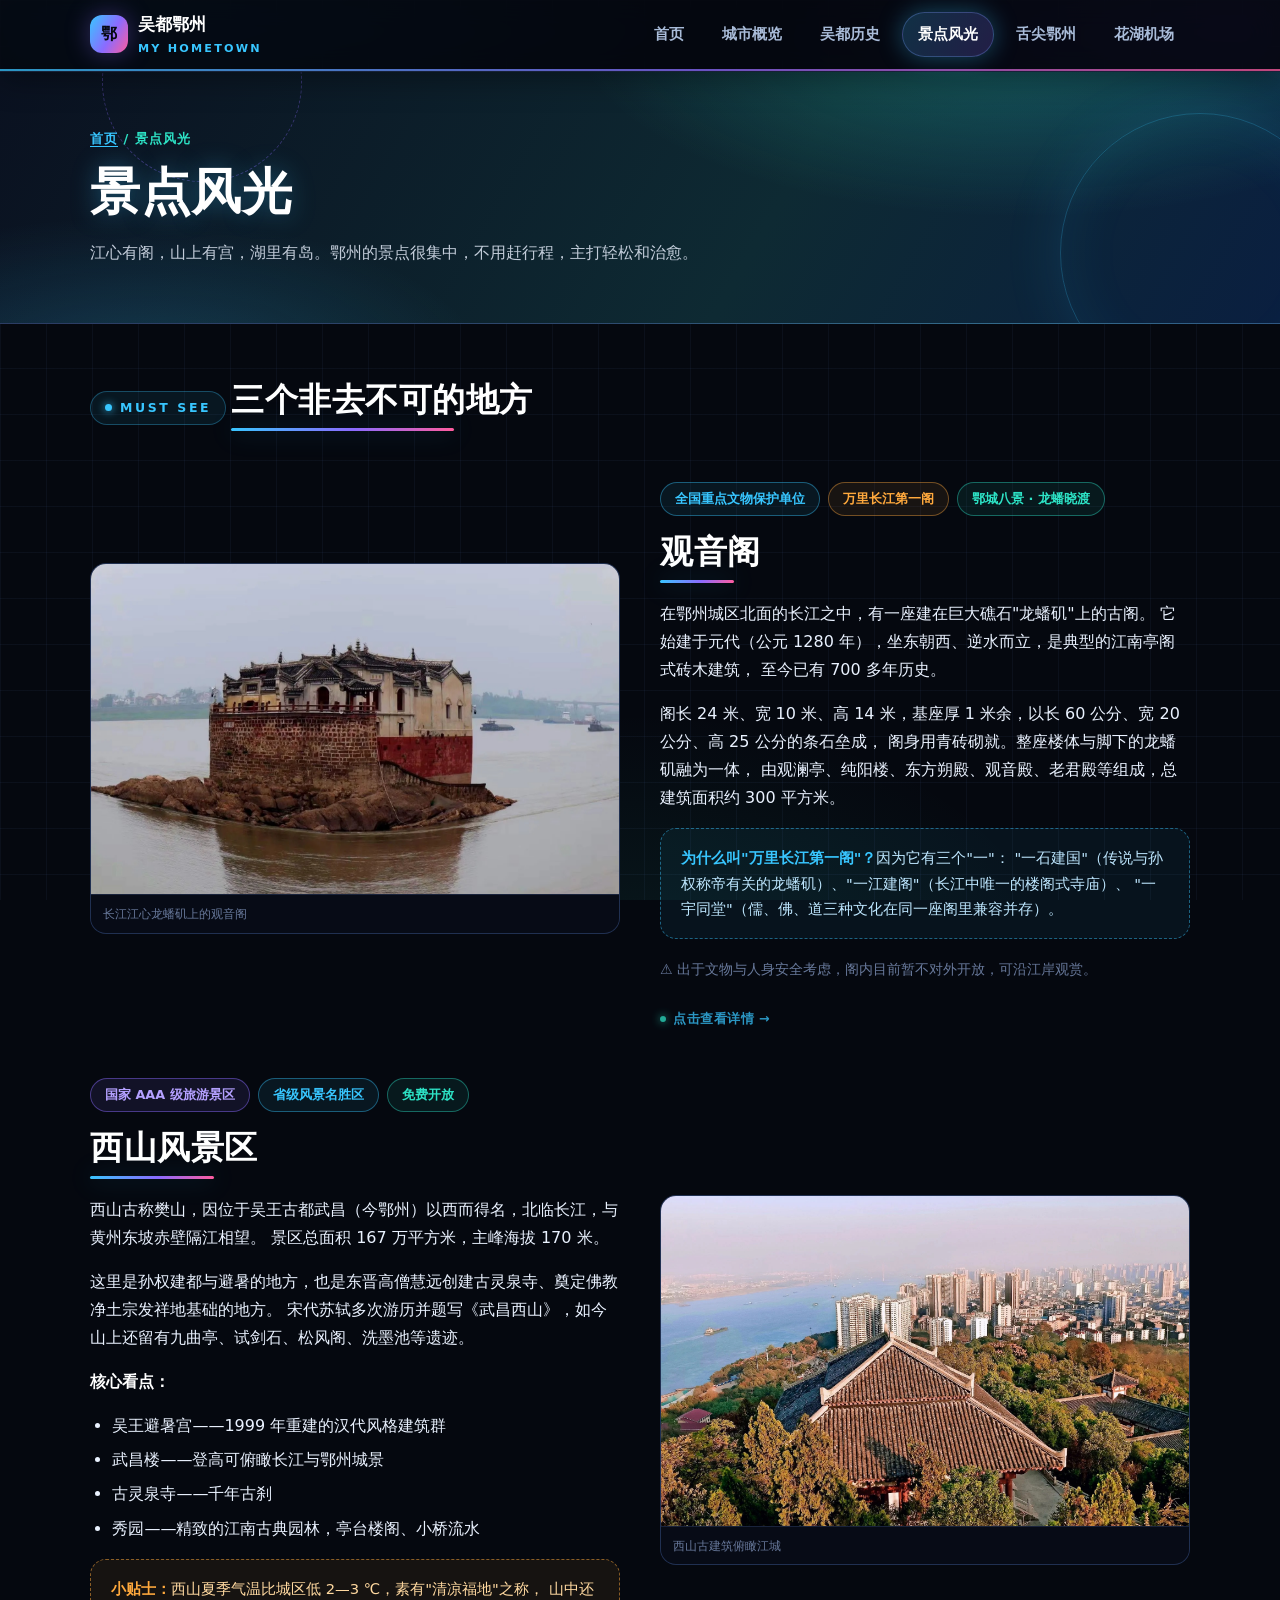
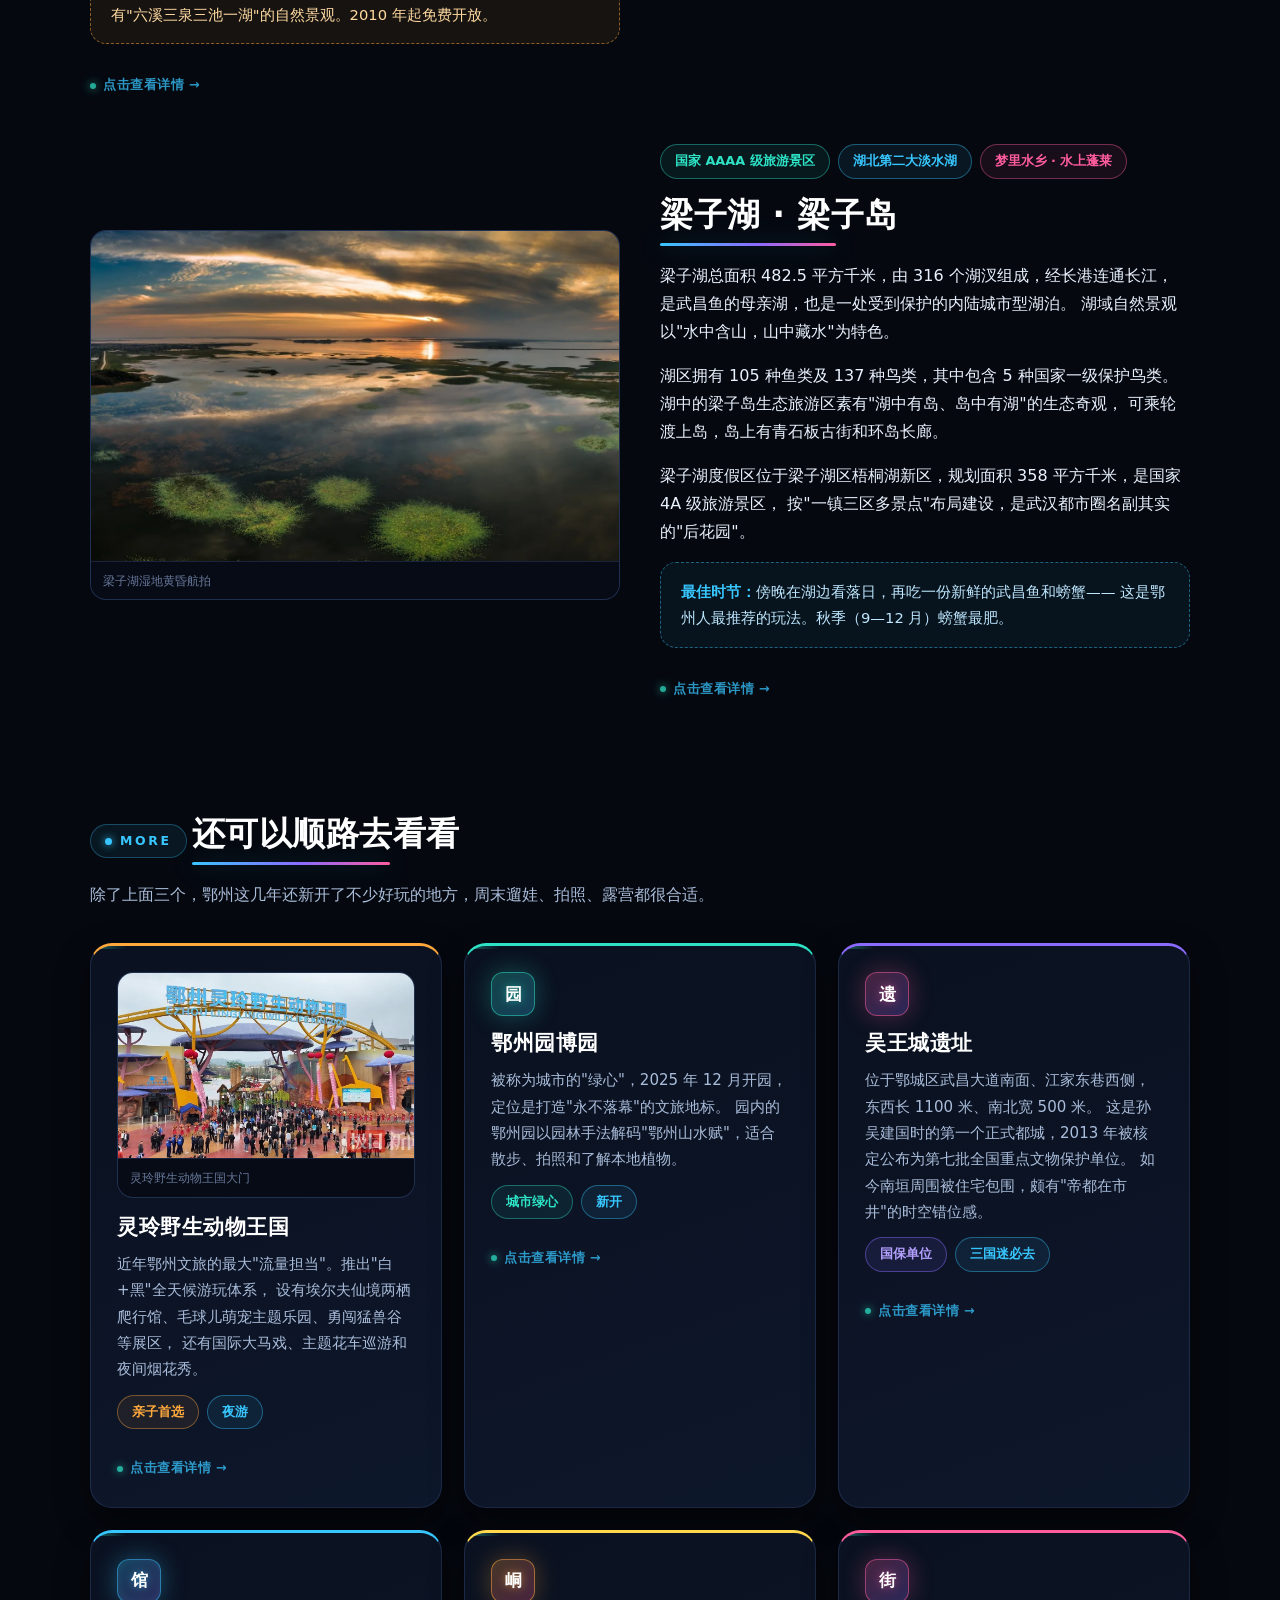
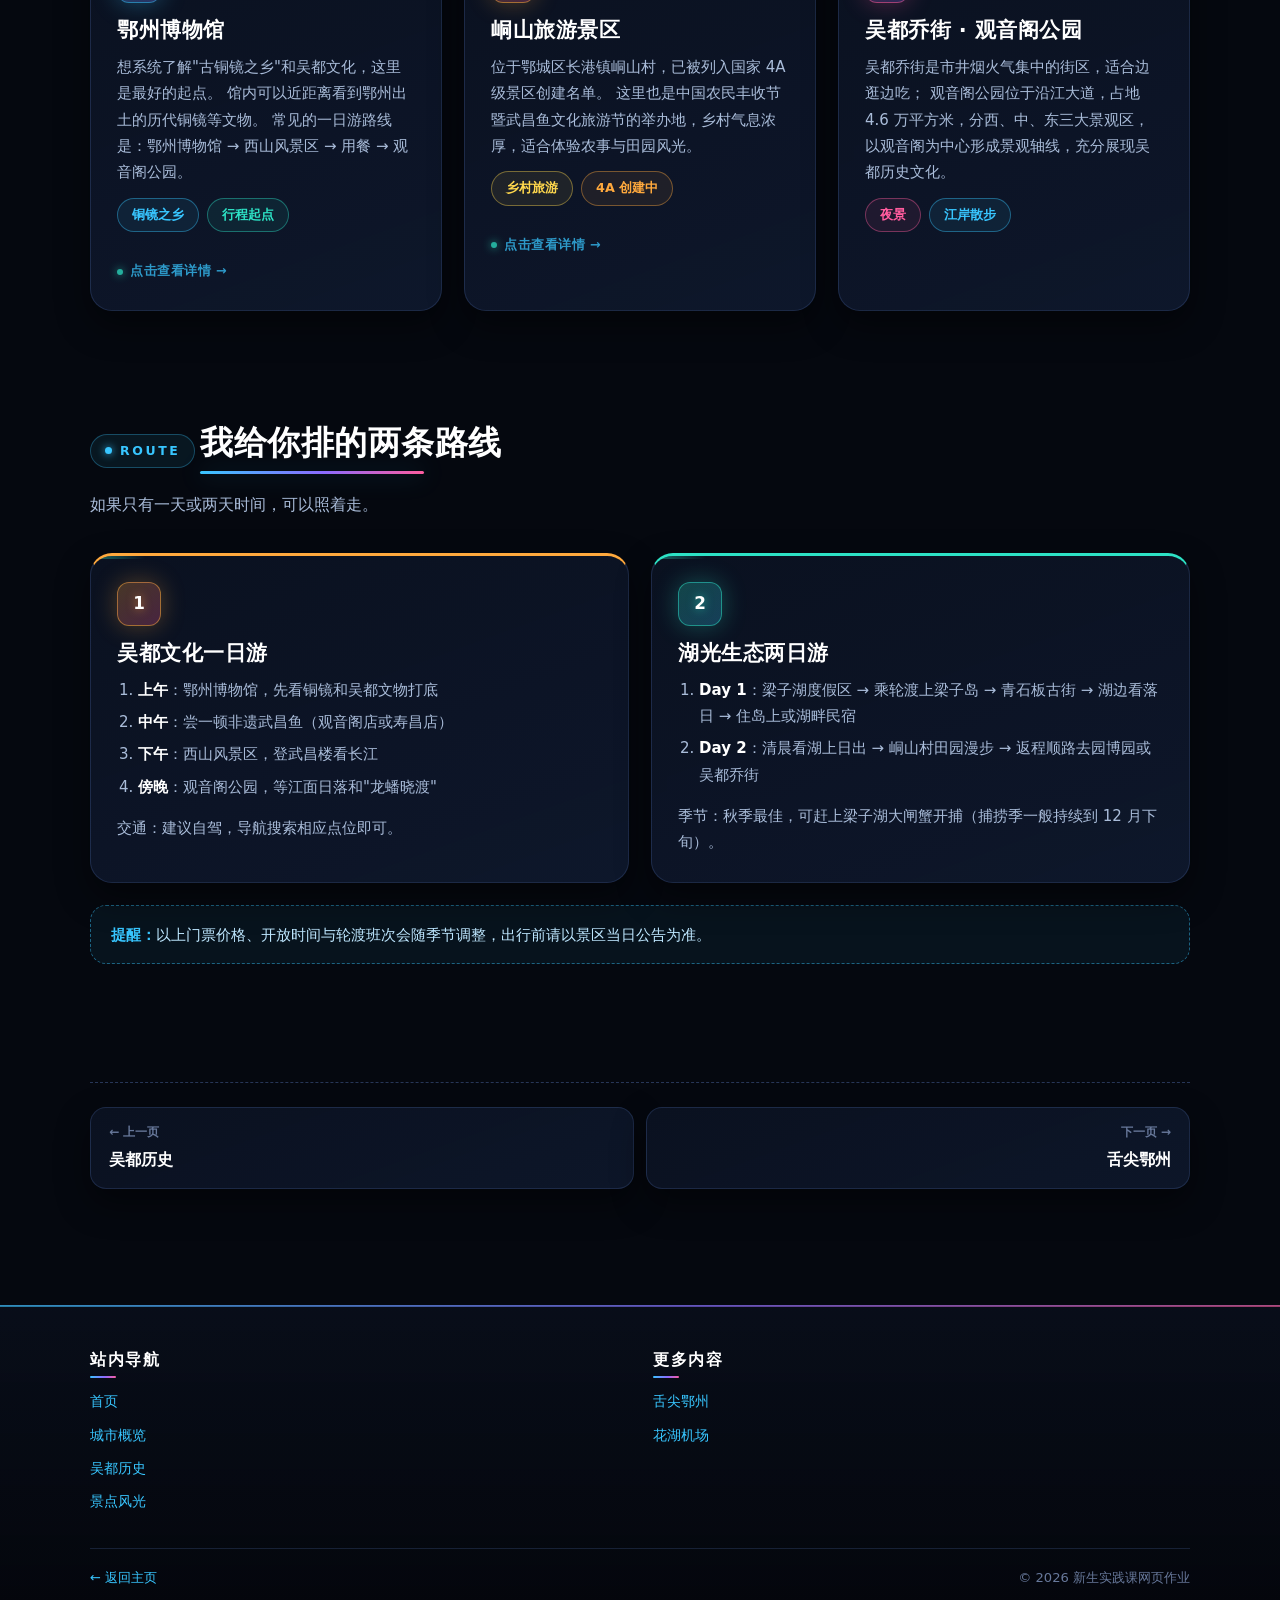
<file: web/scenery.html>
<!DOCTYPE html>
<html lang="zh-CN">
<head>
<meta charset="UTF-8">
<meta name="viewport" content="width=device-width, initial-scale=1">
<meta name="description" content="鄂州景点风光：西山风景区、观音阁、梁子湖、吴王城遗址、园博园与灵玲野生动物王国。">
<title>景点风光 | 吴都鄂州 · 我的家乡</title>
<link rel="stylesheet" href="css/style.css">
</head>
<body>

<!-- SECTION: nav -->
<header class="nav">
  <div class="nav-in">
    <a class="brand" href="../index.html">
      <span class="brand-mark">鄂</span>
      <span class="brand-txt">吴都鄂州<span class="brand-sub">MY HOMETOWN</span></span>
    </a>
    <nav class="menu">
      <a href="../index.html">首页</a>
      <a href="overview.html">城市概览</a>
      <a href="history.html">吴都历史</a>
      <a href="scenery.html" class="on">景点风光</a>
      <a href="food.html">舌尖鄂州</a>
      <a href="airport.html">花湖机场</a>
    </nav>
  </div>
</header>

<main>

<!-- SECTION: page-head -->
<div class="page-head lake">
  <div class="wrap">
    <div class="crumb"><a href="../index.html">首页</a> / 景点风光</div>
    <h1>景点风光</h1>
    <p>江心有阁，山上有宫，湖里有岛。鄂州的景点很集中，不用赶行程，主打轻松和治愈。</p>
  </div>
</div>

<!-- SECTION: top3 -->
<section class="blk">
  <div class="wrap">
    <div class="blk-head">
      <span class="kicker">MUST SEE</span>
      <h2 class="tt">三个非去不可的地方</h2>
    </div>

    <!-- 观音阁 -->
    <div class="split clickable" data-detail="spots:0" data-detail-title="观音阁详情" style="margin-bottom:clamp(26px,4vw,46px)">
      <div>
        <figure class="card-art">
          <img src="../image/photo-guanyin-ge.jpg" alt="观音阁实景照片：立于长江江心龙蟠矶之上的古阁">
          <figcaption>长江江心龙蟠矶上的观音阁</figcaption>
        </figure>
      </div>
      <div>
        <ul class="tags">
          <li><span class="tag">全国重点文物保护单位</span></li>
          <li><span class="tag o">万里长江第一阁</span></li>
          <li><span class="tag g">鄂城八景 · 龙蟠晓渡</span></li>
        </ul>
        <h2 class="tt">观音阁</h2>
        <p>
          在鄂州城区北面的长江之中，有一座建在巨大礁石"龙蟠矶"上的古阁。
          它始建于元代（公元 1280 年），坐东朝西、逆水而立，是典型的江南亭阁式砖木建筑，
          至今已有 700 多年历史。
        </p>
        <p>
          阁长 24 米、宽 10 米、高 14 米，基座厚 1 米余，以长 60 公分、宽 20 公分、高 25 公分的条石垒成，
          阁身用青砖砌就。整座楼体与脚下的龙蟠矶融为一体，
          由观澜亭、纯阳楼、东方朔殿、观音殿、老君殿等组成，总建筑面积约 300 平方米。
        </p>
        <div class="note tip">
          <strong>为什么叫"万里长江第一阁"？</strong>因为它有三个"一"：
          "一石建国"（传说与孙权称帝有关的龙蟠矶）、"一江建阁"（长江中唯一的楼阁式寺庙）、
          "一宇同堂"（儒、佛、道三种文化在同一座阁里兼容并存）。
        </div>
        <p class="small">⚠️ 出于文物与人身安全考虑，阁内目前暂不对外开放，可沿江岸观赏。</p>
      </div>
    </div>

    <!-- 西山 -->
    <div class="split rev clickable" data-detail="spots:1" data-detail-title="西山风景区详情" style="margin-bottom:clamp(26px,4vw,46px)">
      <div>
        <figure class="card-art">
          <img src="../image/photo-xishan.jpg" alt="西山风景区实景照片：山上古建筑与远处鄂州城景、长江">
          <figcaption>西山古建筑俯瞰江城</figcaption>
        </figure>
      </div>
      <div>
        <ul class="tags">
          <li><span class="tag v">国家 AAA 级旅游景区</span></li>
          <li><span class="tag">省级风景名胜区</span></li>
          <li><span class="tag g">免费开放</span></li>
        </ul>
        <h2 class="tt">西山风景区</h2>
        <p>
          西山古称樊山，因位于吴王古都武昌（今鄂州）以西而得名，北临长江，与黄州东坡赤壁隔江相望。
          景区总面积 167 万平方米，主峰海拔 170 米。
        </p>
        <p>
          这里是孙权建都与避暑的地方，也是东晋高僧慧远创建古灵泉寺、奠定佛教净土宗发祥地基础的地方。
          宋代苏轼多次游历并题写《武昌西山》，如今山上还留有九曲亭、试剑石、松风阁、洗墨池等遗迹。
        </p>
        <p><strong>核心看点：</strong></p>
        <ul>
          <li>吴王避暑宫——1999 年重建的汉代风格建筑群</li>
          <li>武昌楼——登高可俯瞰长江与鄂州城景</li>
          <li>古灵泉寺——千年古刹</li>
          <li>秀园——精致的江南古典园林，亭台楼阁、小桥流水</li>
        </ul>
        <div class="note">
          <strong>小贴士：</strong>西山夏季气温比城区低 2—3 ℃，素有"清凉福地"之称，
          山中还有"六溪三泉三池一湖"的自然景观。2010 年起免费开放。
        </div>
      </div>
    </div>

    <!-- 梁子湖 -->
    <div class="split clickable" data-detail="spots:2" data-detail-title="梁子湖详情">
      <div>
        <figure class="card-art">
          <img src="../image/photo-liangzi-sunset.jpg" alt="梁子湖实景照片：黄昏时分湿地湖面航拍，水草与云影倒映">
          <figcaption>梁子湖湿地黄昏航拍</figcaption>
        </figure>
      </div>
      <div>
        <ul class="tags">
          <li><span class="tag g">国家 AAAA 级旅游景区</span></li>
          <li><span class="tag">湖北第二大淡水湖</span></li>
          <li><span class="tag p">梦里水乡 · 水上蓬莱</span></li>
        </ul>
        <h2 class="tt">梁子湖 · 梁子岛</h2>
        <p>
          梁子湖总面积 482.5 平方千米，由 316 个湖汊组成，经长港连通长江，
          是武昌鱼的母亲湖，也是一处受到保护的内陆城市型湖泊。
          湖域自然景观以"水中含山，山中藏水"为特色。
        </p>
        <p>
          湖区拥有 105 种鱼类及 137 种鸟类，其中包含 5 种国家一级保护鸟类。
          湖中的梁子岛生态旅游区素有"湖中有岛、岛中有湖"的生态奇观，
          可乘轮渡上岛，岛上有青石板古街和环岛长廊。
        </p>
        <p>
          梁子湖度假区位于梁子湖区梧桐湖新区，规划面积 358 平方千米，是国家 4A 级旅游景区，
          按"一镇三区多景点"布局建设，是武汉都市圈名副其实的"后花园"。
        </p>
        <div class="note tip">
          <strong>最佳时节：</strong>傍晚在湖边看落日，再吃一份新鲜的武昌鱼和螃蟹——
          这是鄂州人最推荐的玩法。秋季（9—12 月）螃蟹最肥。
        </div>
      </div>
    </div>
  </div>
</section>

<!-- SECTION: more spots -->
<section class="blk">
  <div class="wrap">
    <div class="blk-head">
      <span class="kicker">MORE</span>
      <h2 class="tt">还可以顺路去看看</h2>
      <p>除了上面三个，鄂州这几年还新开了不少好玩的地方，周末遛娃、拍照、露营都很合适。</p>
    </div>
    <div class="grid g3">
      <div class="card t-orange clickable" data-detail="spots:4" data-detail-title="灵玲野生动物王国详情">
        <figure class="card-art">
          <img src="../image/photo-zoo.jpg" alt="鄂州灵玲野生动物王国实景照片：园区大门与开园人群">
          <figcaption>灵玲野生动物王国大门</figcaption>
        </figure>
        <h3>灵玲野生动物王国</h3>
        <p>
          近年鄂州文旅的最大"流量担当"。推出"白+黑"全天候游玩体系，
          设有埃尔夫仙境两栖爬行馆、毛球儿萌宠主题乐园、勇闯猛兽谷等展区，
          还有国际大马戏、主题花车巡游和夜间烟花秀。
        </p>
        <ul class="tags" style="margin-top:12px">
          <li><span class="tag o">亲子首选</span></li>
          <li><span class="tag">夜游</span></li>
        </ul>
      </div>
      <div class="card t-green clickable" data-detail="spots:5" data-detail-title="鄂州园博园详情">
        <div class="dot g">园</div>
        <h3>鄂州园博园</h3>
        <p>
          被称为城市的"绿心"，2025 年 12 月开园，定位是打造"永不落幕"的文旅地标。
          园内的鄂州园以园林手法解码"鄂州山水赋"，适合散步、拍照和了解本地植物。
        </p>
        <ul class="tags" style="margin-top:12px">
          <li><span class="tag g">城市绿心</span></li>
          <li><span class="tag">新开</span></li>
        </ul>
      </div>
      <div class="card t-purple clickable" data-detail="spots:3" data-detail-title="吴王城遗址详情">
        <div class="dot p">遗</div>
        <h3>吴王城遗址</h3>
        <p>
          位于鄂城区武昌大道南面、江家东巷西侧，东西长 1100 米、南北宽 500 米。
          这是孙吴建国时的第一个正式都城，2013 年被核定公布为第七批全国重点文物保护单位。
          如今南垣周围被住宅包围，颇有"帝都在市井"的时空错位感。
        </p>
        <ul class="tags" style="margin-top:12px">
          <li><span class="tag v">国保单位</span></li>
          <li><span class="tag">三国迷必去</span></li>
        </ul>
      </div>
      <div class="card t-blue clickable" data-detail="spots:7" data-detail-title="鄂州博物馆详情">
        <div class="dot">馆</div>
        <h3>鄂州博物馆</h3>
        <p>
          想系统了解"古铜镜之乡"和吴都文化，这里是最好的起点。
          馆内可以近距离看到鄂州出土的历代铜镜等文物。
          常见的一日游路线是：鄂州博物馆 → 西山风景区 → 用餐 → 观音阁公园。
        </p>
        <ul class="tags" style="margin-top:12px">
          <li><span class="tag">铜镜之乡</span></li>
          <li><span class="tag g">行程起点</span></li>
        </ul>
      </div>
      <div class="card t-yellow clickable" data-detail="spots:6" data-detail-title="峒山旅游景区详情">
        <div class="dot o">峒</div>
        <h3>峒山旅游景区</h3>
        <p>
          位于鄂城区长港镇峒山村，已被列入国家 4A 级景区创建名单。
          这里也是中国农民丰收节暨武昌鱼文化旅游节的举办地，乡村气息浓厚，适合体验农事与田园风光。
        </p>
        <ul class="tags" style="margin-top:12px">
          <li><span class="tag y">乡村旅游</span></li>
          <li><span class="tag o">4A 创建中</span></li>
        </ul>
      </div>
      <div class="card t-pink">
        <div class="dot p">街</div>
        <h3>吴都乔街 · 观音阁公园</h3>
        <p>
          吴都乔街是市井烟火气集中的街区，适合边逛边吃；
          观音阁公园位于沿江大道，占地 4.6 万平方米，分西、中、东三大景观区，
          以观音阁为中心形成景观轴线，充分展现吴都历史文化。
        </p>
        <ul class="tags" style="margin-top:12px">
          <li><span class="tag p">夜景</span></li>
          <li><span class="tag">江岸散步</span></li>
        </ul>
      </div>
    </div>
  </div>
</section>

<!-- SECTION: route -->
<section class="blk">
  <div class="wrap">
    <div class="blk-head">
      <span class="kicker">ROUTE</span>
      <h2 class="tt">我给你排的两条路线</h2>
      <p>如果只有一天或两天时间，可以照着走。</p>
    </div>
    <div class="grid g2">
      <div class="card t-orange">
        <div class="dot o">1</div>
        <h3>吴都文化一日游</h3>
        <ol style="color:var(--ink-2);font-size:.94rem">
          <li><strong>上午</strong>：鄂州博物馆，先看铜镜和吴都文物打底</li>
          <li><strong>中午</strong>：尝一顿非遗武昌鱼（观音阁店或寿昌店）</li>
          <li><strong>下午</strong>：西山风景区，登武昌楼看长江</li>
          <li><strong>傍晚</strong>：观音阁公园，等江面日落和"龙蟠晓渡"</li>
        </ol>
        <p class="small" style="margin-bottom:0">交通：建议自驾，导航搜索相应点位即可。</p>
      </div>
      <div class="card t-green">
        <div class="dot g">2</div>
        <h3>湖光生态两日游</h3>
        <ol style="color:var(--ink-2);font-size:.94rem">
          <li><strong>Day 1</strong>：梁子湖度假区 → 乘轮渡上梁子岛 → 青石板古街 → 湖边看落日 → 住岛上或湖畔民宿</li>
          <li><strong>Day 2</strong>：清晨看湖上日出 → 峒山村田园漫步 → 返程顺路去园博园或吴都乔街</li>
        </ol>
        <p class="small" style="margin-bottom:0">季节：秋季最佳，可赶上梁子湖大闸蟹开捕（捕捞季一般持续到 12 月下旬）。</p>
      </div>
    </div>
    <div class="note tip" style="margin-top:22px">
      <strong>提醒：</strong>以上门票价格、开放时间与轮渡班次会随季节调整，出行前请以景区当日公告为准。
    </div>
  </div>
</section>

<!-- SECTION: pager -->
<section class="blk" style="padding-top:0">
  <div class="wrap">
    <div class="pager">
      <a href="history.html"><span>← 上一页</span>吴都历史</a>
      <a class="next" href="food.html"><span>下一页 →</span>舌尖鄂州</a>
    </div>
  </div>
</section>

</main>

<!-- SECTION: footer -->
<footer class="foot">
  <div class="wrap">
    <div class="foot-grid">
      <div>
        <h4>站内导航</h4>
        <ul>
          <li><a href="../index.html">首页</a></li>
          <li><a href="overview.html">城市概览</a></li>
          <li><a href="history.html">吴都历史</a></li>
          <li><a href="scenery.html">景点风光</a></li>
        </ul>
      </div>
      <div>
        <h4>更多内容</h4>
        <ul>
          <li><a href="food.html">舌尖鄂州</a></li>
          <li><a href="airport.html">花湖机场</a></li>
        </ul>
      </div>
    </div>
    <div class="foot-bottom">
      <span><a href="../index.html">← 返回主页</a></span>
      <span id="copy-year">© 2026 新生实践课网页作业</span>
    </div>
  </div>
</footer>

<script src="js/data.js"></script>
<script src="js/app.js"></script>
<script>
/* SECTION: script */
(function () {
  var el = document.getElementById('copy-year');
  if (el) { el.textContent = '© ' + new Date().getFullYear() + ' 新生实践课网页作业'; }
})();
</script>

</body>
</html>
</file>
<file: web/css/style.css>
/* ============================================================
   吴都鄂州 · 个人主页工程 共享样式表 v2
   风格：航空科技风（深空暗底 + 电子蓝/紫光效 + HUD 数据质感）
   SECTION: tokens  —— 颜色 / 字号 / 圆角等设计变量
   SECTION: base    —— 全局重置与排版
   SECTION: nav     —— 顶部导航
   SECTION: hero    —— 首屏
   SECTION: layout  —— 通用区块与栅格
   SECTION: cards   —— 卡片体系
   SECTION: comp    —— 数据条 / 时间轴 / 表格 / 标签
   SECTION: footer  —— 页脚
   SECTION: rwd     —— 响应式
   ============================================================ */

/* SECTION: tokens */
:root{
  /* 电子主色 */
  --c-blue:#38C6FF;      /* 电子蓝 */
  --c-cyan:#2DE2C5;      /* 荧光青 */
  --c-purple:#8B6BFF;    /* 电光紫 */
  --c-pink:#FF5C9E;      /* 信号粉 */
  --c-orange:#FFA93D;    /* 跑道橙 */
  --c-yellow:#FFD84D;

  /* 深空底色体系 */
  --bg-0:#05080F;        /* 页面最深底 */
  --bg-1:#0A1120;        /* 卡片底 */
  --bg-2:#101A30;        /* 悬浮/强调底 */
  --line:rgba(120,160,255,.16);   /* 分隔线 */
  --line-2:rgba(120,160,255,.30); /* 亮分隔线 */

  --ink:#EAF2FF;         /* 主文字 */
  --ink-2:#A9BCD9;       /* 次文字 */
  --ink-3:#67789A;       /* 弱文字 */

  --r-lg:22px;
  --r-md:16px;
  --r-sm:10px;

  --shadow:0 14px 34px rgba(0,0,0,.45);
  --shadow-hover:0 22px 50px rgba(0,0,0,.6);
  --glow-blue:0 0 24px rgba(56,198,255,.35);
  --glow-purple:0 0 24px rgba(139,107,255,.35);

  --wrap:1160px;

  --grad-beam:linear-gradient(120deg,#38C6FF 0%,#8B6BFF 55%,#FF5C9E 100%);
  --grad-mint:linear-gradient(120deg,#2DE2C5 0%,#38C6FF 100%);
  --grad-runway:linear-gradient(120deg,#FFD84D 0%,#FFA93D 100%);

  /* 科技网格纹理 */
  --grid-bg:
    linear-gradient(rgba(120,160,255,.05) 1px,transparent 1px),
    linear-gradient(90deg,rgba(120,160,255,.05) 1px,transparent 1px);

  /* 旧变量名别名（页面内联图表样式沿用） */
  --grad-sky:var(--grad-beam);
  --grad-sun:var(--grad-runway);
  --grad-lake:var(--grad-mint);
  --c-green:var(--c-cyan);
}

/* SECTION: base */
*,*::before,*::after{box-sizing:border-box;}

html{-webkit-text-size-adjust:100%;}

body{
  margin:0;
  font-family:"PingFang SC","Microsoft YaHei","Hiragino Sans GB","Source Han Sans SC",system-ui,-apple-system,sans-serif;
  font-size:16px;
  line-height:1.75;
  color:var(--ink);
  background:var(--bg-0);
  background-image:
    radial-gradient(900px 480px at 12% -8%,rgba(56,198,255,.14),transparent 62%),
    radial-gradient(760px 440px at 96% 2%,rgba(139,107,255,.14),transparent 60%),
    radial-gradient(680px 420px at 50% 108%,rgba(45,226,197,.08),transparent 62%),
    var(--grid-bg);
  background-size:auto,auto,auto,46px 46px,46px 46px;
  background-attachment:fixed;
}

img,svg{max-width:100%;height:auto;display:block;}

a{color:var(--c-blue);text-decoration:none;}
a:hover{color:var(--c-cyan);}

h1,h2,h3,h4{margin:0 0 .5em;line-height:1.28;font-weight:800;letter-spacing:.5px;color:#FFF;}
h1{font-size:clamp(1.9rem,5.2vw,3.1rem);}
h2{font-size:clamp(1.45rem,3.6vw,2.05rem);}
h3{font-size:clamp(1.08rem,2.4vw,1.3rem);}
p{margin:0 0 1em;}
ul,ol{margin:0 0 1em;padding-left:1.4em;}
li{margin-bottom:.4em;}
strong{color:#FFF;}

.wrap{
  width:100%;
  max-width:var(--wrap);
  margin:0 auto;
  padding:0 clamp(16px,4vw,30px);
  min-width:0;
}

.muted{color:var(--ink-2);}
.small{font-size:.88rem;color:var(--ink-3);}
.center{text-align:center;}

/* 荧光下划线标题 */
.tt{display:inline-block;position:relative;padding-bottom:.28em;}
.tt::after{
  content:"";position:absolute;left:0;bottom:0;
  width:74%;height:3px;border-radius:99px;
  background:var(--grad-beam);
  box-shadow:var(--glow-blue);
}

/* SECTION: nav */
.nav{
  position:sticky;top:0;z-index:50;
  background:rgba(5,8,15,.82);
  backdrop-filter:saturate(160%) blur(14px);
  border-bottom:1px solid var(--line);
  box-shadow:0 8px 30px rgba(0,0,0,.35);
}
.nav::after{
  content:"";display:block;height:2px;
  background:var(--grad-beam);
  opacity:.75;
}
.nav-in{
  display:flex;align-items:center;gap:14px;flex-wrap:wrap;
  max-width:var(--wrap);margin:0 auto;
  padding:10px clamp(16px,4vw,30px);
  min-width:0;
}
.brand{display:flex;align-items:center;gap:10px;font-weight:800;font-size:1.05rem;color:#FFF;min-width:0;}
.brand:hover{color:#FFF;}
.brand-mark{
  flex:0 0 auto;width:38px;height:38px;border-radius:12px;
  background:var(--grad-beam);color:#05080F;
  display:grid;place-items:center;font-size:1rem;font-weight:900;
  box-shadow:var(--glow-purple);
}
.brand-txt{min-width:0;}
.brand-sub{display:block;font-size:.7rem;font-weight:600;color:var(--c-blue);letter-spacing:2.2px;}

.menu{display:flex;flex-wrap:wrap;gap:6px;margin-left:auto;min-width:0;}
.menu a{
  padding:8px 15px;border-radius:99px;font-size:.93rem;font-weight:700;
  color:var(--ink-2);border:1px solid transparent;transition:.2s;
  white-space:nowrap;
}
.menu a:hover{background:rgba(56,198,255,.10);color:var(--c-blue);border-color:var(--line-2);transform:translateY(-2px);}
.menu a.on{
  background:linear-gradient(120deg,rgba(56,198,255,.22),rgba(139,107,255,.22));
  color:#FFF;border-color:var(--line-2);
  box-shadow:var(--glow-blue);
}

/* SECTION: hero */
.hero{position:relative;padding:clamp(34px,6vw,66px) 0 clamp(30px,5vw,54px);overflow:hidden;}
.hero::before{
  /* 雷达扫描光束 */
  content:"";position:absolute;left:50%;top:-40%;width:120%;height:180%;
  transform:translateX(-50%) rotate(14deg);
  background:linear-gradient(90deg,transparent 44%,rgba(56,198,255,.07) 50%,transparent 56%);
  pointer-events:none;
}
.hero-grid{display:grid;grid-template-columns:minmax(0,1.05fr) minmax(0,.95fr);gap:clamp(20px,4vw,44px);align-items:center;position:relative;}
.hero-badge{
  display:inline-flex;align-items:center;gap:8px;
  padding:7px 16px;border-radius:99px;
  background:rgba(45,226,197,.08);
  border:1px solid rgba(45,226,197,.45);
  font-weight:800;font-size:.86rem;color:var(--c-cyan);
  box-shadow:0 0 18px rgba(45,226,197,.18);margin-bottom:16px;
}
.hero-badge i{width:9px;height:9px;border-radius:50%;background:var(--c-cyan);box-shadow:0 0 10px var(--c-cyan);animation:pulse 1.8s infinite;}
@keyframes pulse{0%,100%{transform:scale(1);opacity:1}50%{transform:scale(1.5);opacity:.5}}

.hero h1{margin-bottom:.35em;}
.hero .hl{
  background:var(--grad-beam);-webkit-background-clip:text;background-clip:text;color:transparent;
  filter:drop-shadow(0 0 14px rgba(56,198,255,.35));
}
.hero-lead{font-size:clamp(1rem,2.2vw,1.14rem);color:var(--ink-2);max-width:46ch;}

.hero-cta{display:flex;flex-wrap:wrap;gap:12px;margin-top:22px;}
.btn{
  display:inline-flex;align-items:center;gap:8px;
  padding:12px 24px;border-radius:99px;font-weight:800;font-size:.95rem;
  border:1px solid transparent;transition:.22s;min-height:44px;
}
.btn-main{
  background:var(--grad-beam);color:#05080F;
  box-shadow:0 10px 26px rgba(56,198,255,.35);
}
.btn-main:hover{transform:translateY(-3px);box-shadow:0 16px 34px rgba(139,107,255,.5);color:#05080F;}
.btn-ghost{
  background:rgba(16,26,48,.7);color:var(--ink);
  border-color:var(--line-2);
}
.btn-ghost:hover{transform:translateY(-3px);border-color:var(--c-blue);color:var(--c-blue);box-shadow:var(--glow-blue);}

.hero-art{position:relative;}
.hero-art .frame{
  border-radius:var(--r-lg);overflow:hidden;
  box-shadow:var(--shadow-hover),0 0 0 1px var(--line-2),var(--glow-purple);
  border:1px solid var(--line-2);background:var(--bg-1);
  position:relative;
}
/* HUD 四角括号 */
.hero-art .frame::before,.hero-art .frame::after{
  content:"";position:absolute;width:26px;height:26px;z-index:3;pointer-events:none;
}
.hero-art .frame::before{
  top:10px;left:10px;
  border-top:3px solid var(--c-cyan);border-left:3px solid var(--c-cyan);
  border-radius:6px 0 0 0;
}
.hero-art .frame::after{
  bottom:10px;right:10px;
  border-bottom:3px solid var(--c-cyan);border-right:3px solid var(--c-cyan);
  border-radius:0 0 6px 0;
}
.hero-art img{width:100%;height:auto;aspect-ratio:16/10;object-fit:cover;}

/* 漂浮数据小卡片 */
.float{
  position:absolute;background:rgba(10,17,32,.88);border-radius:var(--r-md);
  padding:10px 14px;box-shadow:var(--shadow),var(--glow-blue);
  font-size:.82rem;font-weight:800;color:#FFF;
  display:flex;align-items:center;gap:8px;
  border:1px solid var(--line-2);border-left:4px solid var(--c-blue);
  backdrop-filter:blur(8px);
  animation:floaty 5s ease-in-out infinite;
}
.float span{color:var(--c-cyan);font-weight:600;font-size:.74rem;display:block;}
.float div{color:#FFF;}
@keyframes floaty{0%,100%{transform:translateY(0)}50%{transform:translateY(-11px)}}
.f1{top:-16px;left:-8px;border-left-color:var(--c-orange);animation-delay:.2s;}
.f2{bottom:12%;right:-10px;border-left-color:var(--c-cyan);animation-delay:1.4s;}
.f3{bottom:-16px;left:14%;border-left-color:var(--c-pink);animation-delay:2.4s;}

/* SECTION: layout */
section.blk{padding:clamp(30px,5vw,56px) 0;}
.blk-head{margin-bottom:clamp(20px,3.4vw,34px);}
.blk-head .kicker{
  display:inline-flex;align-items:center;gap:8px;
  font-size:.78rem;font-weight:900;letter-spacing:2.6px;
  color:var(--c-blue);background:rgba(56,198,255,.08);
  border:1px solid rgba(56,198,255,.3);
  border-radius:99px;padding:5px 14px;margin-bottom:12px;
}
.blk-head .kicker::before{
  content:"";width:7px;height:7px;border-radius:50%;
  background:var(--c-blue);box-shadow:0 0 8px var(--c-blue);
}
.blk-head p{color:var(--ink-2);max-width:68ch;margin-bottom:0;}

.grid{display:grid;gap:clamp(14px,2.2vw,22px);}
.g2{grid-template-columns:repeat(2,minmax(0,1fr));}
.g3{grid-template-columns:repeat(3,minmax(0,1fr));}
.g4{grid-template-columns:repeat(4,minmax(0,1fr));}
.grid > *{min-width:0;}

.split{display:grid;grid-template-columns:minmax(0,1fr) minmax(0,1fr);gap:clamp(18px,3.4vw,40px);align-items:center;}
.split.rev > :first-child{order:2;}

/* SECTION: cards */
.card{
  background:linear-gradient(160deg,var(--bg-1) 0%,rgba(16,26,48,.85) 100%);
  border:1px solid var(--line);
  border-radius:var(--r-lg);padding:clamp(18px,2.6vw,26px);
  box-shadow:var(--shadow);
  border-top:3px solid var(--c-blue);
  transition:.25s;min-width:0;
  position:relative;overflow:hidden;
}
.card::before{
  /* 顶部流光线 */
  content:"";position:absolute;top:0;left:-30%;width:40%;height:3px;
  background:linear-gradient(90deg,transparent,var(--c-cyan),transparent);
  opacity:.9;transition:left .6s;
}
.card:hover::before{left:110%;}
.card:hover{transform:translateY(-6px);box-shadow:var(--shadow-hover),var(--glow-blue);border-color:var(--line-2);}
.card h3{color:#FFF;}
.card p{color:var(--ink-2);font-size:.94rem;margin-bottom:0;}
.card.t-orange{border-top-color:var(--c-orange);}
.card.t-orange:hover{box-shadow:var(--shadow-hover),0 0 24px rgba(255,169,61,.3);}
.card.t-green{border-top-color:var(--c-cyan);}
.card.t-green:hover{box-shadow:var(--shadow-hover),0 0 24px rgba(45,226,197,.3);}
.card.t-pink{border-top-color:var(--c-pink);}
.card.t-pink:hover{box-shadow:var(--shadow-hover),0 0 24px rgba(255,92,158,.3);}
.card.t-purple{border-top-color:var(--c-purple);}
.card.t-purple:hover{box-shadow:var(--shadow-hover),var(--glow-purple);}
.card.t-yellow{border-top-color:var(--c-yellow);}
.card.t-yellow:hover{box-shadow:var(--shadow-hover),0 0 24px rgba(255,216,77,.3);}
.card.t-blue{border-top-color:var(--c-blue);}

.card-art{
  border-radius:var(--r-md);overflow:hidden;margin:0 0 16px;
  background:var(--bg-2);
  border:1px solid var(--line);
}
.card-art img{width:100%;aspect-ratio:16/10;object-fit:cover;}
.card-art figcaption{
  padding:8px 12px;font-size:.78rem;color:var(--ink-3);
  background:rgba(5,8,15,.8);border-top:1px solid var(--line);
}
.art-cap{margin:10px 4px 0;font-size:.76rem;color:var(--ink-3);text-align:right;}

/* HUD 编号块 */
.dot{
  width:44px;height:44px;border-radius:12px;flex:0 0 auto;
  display:grid;place-items:center;font-weight:900;font-size:1.05rem;color:#FFF;
  background:linear-gradient(140deg,rgba(56,198,255,.25),rgba(139,107,255,.25));
  border:1px solid rgba(56,198,255,.5);
  margin-bottom:14px;
  box-shadow:var(--glow-blue),inset 0 0 12px rgba(56,198,255,.15);
  text-shadow:0 0 10px rgba(56,198,255,.6);
}
.dot.o{
  background:linear-gradient(140deg,rgba(255,169,61,.25),rgba(255,92,158,.25));
  border-color:rgba(255,169,61,.5);
  box-shadow:0 0 24px rgba(255,169,61,.3);
  text-shadow:0 0 10px rgba(255,169,61,.6);
}
.dot.g{
  background:linear-gradient(140deg,rgba(45,226,197,.25),rgba(56,198,255,.25));
  border-color:rgba(45,226,197,.5);
  box-shadow:0 0 24px rgba(45,226,197,.3);
  text-shadow:0 0 10px rgba(45,226,197,.6);
}
.dot.p{
  background:linear-gradient(140deg,rgba(255,92,158,.25),rgba(139,107,255,.25));
  border-color:rgba(255,92,158,.5);
  box-shadow:0 0 24px rgba(255,92,158,.3);
  text-shadow:0 0 10px rgba(255,92,158,.6);
}

/* 链接卡 */
.link-card{
  display:flex;align-items:center;gap:14px;
  background:linear-gradient(160deg,var(--bg-1),rgba(16,26,48,.8));
  border:1px solid var(--line);
  border-radius:var(--r-md);padding:16px 18px;
  box-shadow:var(--shadow);border-left:4px solid var(--c-cyan);
  color:var(--ink);font-weight:800;transition:.22s;min-width:0;
}
.link-card:hover{
  transform:translateX(6px);color:var(--c-cyan);
  box-shadow:var(--shadow-hover),0 0 20px rgba(45,226,197,.25);
  border-color:var(--line-2);
}
.link-card div{color:inherit;}
.link-card .ar{margin-left:auto;font-size:1.2rem;color:var(--c-cyan);flex:0 0 auto;}
.link-card small{display:block;font-weight:600;color:var(--ink-3);font-size:.78rem;}

/* 提示条 */
.note{
  border-radius:var(--r-md);padding:16px 20px;margin:0 0 18px;
  background:rgba(255,169,61,.07);
  border:1px dashed rgba(255,169,61,.5);
  color:#FFD9A0;font-size:.92rem;
}
.note strong{color:var(--c-orange);}
.tip{
  background:rgba(56,198,255,.06);
  border-color:rgba(56,198,255,.45);
  color:#BEE7FF;
}
.tip strong{color:var(--c-blue);}

blockquote{
  margin:0 0 20px;padding:18px 22px;border-radius:var(--r-md);
  background:linear-gradient(120deg,rgba(139,107,255,.10),rgba(56,198,255,.08));
  border:1px solid var(--line);
  border-left:4px solid var(--c-purple);
  font-size:1.02rem;color:#D8DEFF;font-weight:600;
}
blockquote cite{display:block;margin-top:8px;font-size:.84rem;color:var(--ink-3);font-style:normal;font-weight:600;}

/* SECTION: comp */
/* 数据条 */
.stats{display:grid;grid-template-columns:repeat(4,minmax(0,1fr));gap:clamp(12px,2vw,20px);}
.stat{
  background:linear-gradient(160deg,var(--bg-1),rgba(16,26,48,.8));
  border:1px solid var(--line);
  border-radius:var(--r-lg);padding:22px 18px;text-align:center;
  box-shadow:var(--shadow);position:relative;overflow:hidden;min-width:0;
}
.stat::before{
  content:"";position:absolute;inset:0 auto 0 0;width:4px;
  background:var(--grad-beam);
  box-shadow:var(--glow-blue);
}
.stat:nth-child(2)::before{background:var(--grad-runway);box-shadow:0 0 18px rgba(255,169,61,.4);}
.stat:nth-child(3)::before{background:var(--grad-mint);box-shadow:0 0 18px rgba(45,226,197,.4);}
.stat:nth-child(4)::before{background:linear-gradient(180deg,#FF5C9E,#8B6BFF);box-shadow:0 0 18px rgba(255,92,158,.4);}
.stat b{
  display:block;font-size:clamp(1.5rem,4vw,2.1rem);font-weight:900;
  color:#FFF;line-height:1.1;
  font-variant-numeric:tabular-nums;
  text-shadow:0 0 16px rgba(56,198,255,.45);
}
.stat b em{font-style:normal;font-size:.55em;color:var(--ink-3);margin-left:3px;text-shadow:none;}
.stat span{display:block;margin-top:6px;font-size:.86rem;color:var(--c-cyan);font-weight:700;letter-spacing:1px;}
.stat i{display:block;font-style:normal;font-size:.74rem;color:var(--ink-3);margin-top:3px;}

/* 时间轴 */
.timeline{position:relative;padding-left:34px;margin:0;list-style:none;}
.timeline::before{
  content:"";position:absolute;left:11px;top:6px;bottom:6px;width:3px;border-radius:99px;
  background:linear-gradient(180deg,var(--c-blue),var(--c-cyan),var(--c-purple),var(--c-pink));
  box-shadow:0 0 14px rgba(56,198,255,.4);
}
.timeline li{position:relative;padding-bottom:22px;margin:0;}
.timeline li::before{
  content:"";position:absolute;left:-30px;top:7px;width:14px;height:14px;border-radius:50%;
  background:var(--bg-0);border:3px solid var(--c-blue);
  box-shadow:0 0 10px rgba(56,198,255,.6);
}
.timeline li:nth-child(2)::before{border-color:var(--c-cyan);box-shadow:0 0 10px rgba(45,226,197,.6);}
.timeline li:nth-child(3)::before{border-color:var(--c-orange);box-shadow:0 0 10px rgba(255,169,61,.6);}
.timeline li:nth-child(4)::before{border-color:var(--c-pink);box-shadow:0 0 10px rgba(255,92,158,.6);}
.timeline li:nth-child(5)::before{border-color:var(--c-purple);box-shadow:0 0 10px rgba(139,107,255,.6);}
.timeline li:nth-child(6)::before{border-color:var(--c-yellow);box-shadow:0 0 10px rgba(255,216,77,.6);}
.timeline .yr{font-weight:900;color:var(--c-blue);font-size:1.02rem;text-shadow:0 0 12px rgba(56,198,255,.35);}
.timeline p{margin:.15em 0 0;color:var(--ink-2);font-size:.93rem;}

/* 表格 */
.tbl-wrap{
  overflow-x:auto;border-radius:var(--r-md);
  box-shadow:var(--shadow);
  background:var(--bg-1);
  border:1px solid var(--line);
}
table{border-collapse:collapse;width:100%;min-width:520px;font-size:.92rem;}
caption{caption-side:top;text-align:left;padding:14px 18px;font-weight:800;color:#FFF;}
th,td{padding:12px 16px;text-align:left;border-bottom:1px solid var(--line);vertical-align:top;color:var(--ink-2);}
thead th{
  background:linear-gradient(120deg,rgba(56,198,255,.2),rgba(139,107,255,.2));
  color:#FFF;font-weight:800;white-space:nowrap;
  border-bottom:1px solid var(--line-2);
}
tbody tr:nth-child(even){background:rgba(120,160,255,.04);}
tbody tr:hover{background:rgba(56,198,255,.09);}
tbody th{color:var(--ink);}
td b{color:var(--c-orange);}

/* 标签 */
.tags{display:flex;flex-wrap:wrap;gap:8px;margin:0 0 16px;padding:0;list-style:none;}
.tags li{margin:0;}
.tag{
  display:inline-block;padding:5px 14px;border-radius:99px;font-size:.8rem;font-weight:800;
  background:rgba(56,198,255,.08);color:var(--c-blue);
  border:1px solid rgba(56,198,255,.4);
}
.tag.o{background:rgba(255,169,61,.08);color:var(--c-orange);border-color:rgba(255,169,61,.4);}
.tag.g{background:rgba(45,226,197,.08);color:var(--c-cyan);border-color:rgba(45,226,197,.4);}
.tag.p{background:rgba(255,92,158,.08);color:var(--c-pink);border-color:rgba(255,92,158,.4);}
.tag.v{background:rgba(139,107,255,.1);color:#B4A0FF;border-color:rgba(139,107,255,.45);}
.tag.y{background:rgba(255,216,77,.08);color:var(--c-yellow);border-color:rgba(255,216,77,.4);}

/* 分页导航 */
.pager{
  display:flex;flex-wrap:wrap;gap:12px;justify-content:space-between;
  margin-top:clamp(28px,4vw,44px);padding-top:24px;border-top:1px dashed var(--line-2);
}
.pager a{
  flex:1 1 220px;min-width:0;
  background:linear-gradient(160deg,var(--bg-1),rgba(16,26,48,.8));
  border:1px solid var(--line);
  border-radius:var(--r-md);padding:14px 18px;
  box-shadow:var(--shadow);color:#FFF;font-weight:800;transition:.22s;
}
.pager a:hover{transform:translateY(-4px);color:var(--c-blue);box-shadow:var(--shadow-hover),var(--glow-blue);border-color:var(--line-2);}
.pager a span{display:block;font-size:.76rem;color:var(--ink-3);font-weight:600;margin-bottom:2px;}
.pager .next{text-align:right;}

/* 页面标题条（子页顶部） */
.page-head{
  position:relative;overflow:hidden;
  padding:clamp(30px,5.4vw,56px) 0;
  background:
    radial-gradient(700px 300px at 80% -20%,rgba(139,107,255,.35),transparent 65%),
    radial-gradient(600px 260px at 10% 120%,rgba(45,226,197,.22),transparent 60%),
    linear-gradient(120deg,#0A1120 0%,#12203F 60%,#1B1440 100%);
  color:#FFF;
  border-bottom:1px solid var(--line-2);
}
.page-head.sun{
  background:
    radial-gradient(700px 300px at 80% -20%,rgba(255,169,61,.32),transparent 65%),
    radial-gradient(600px 260px at 10% 120%,rgba(255,92,158,.2),transparent 60%),
    linear-gradient(120deg,#0A1120 0%,#2A1B33 60%,#3A2410 100%);
}
.page-head.lake{
  background:
    radial-gradient(700px 300px at 80% -20%,rgba(45,226,197,.3),transparent 65%),
    radial-gradient(600px 260px at 10% 120%,rgba(56,198,255,.2),transparent 60%),
    linear-gradient(120deg,#0A1120 0%,#0E2A33 60%,#0A1F40 100%);
}
.page-head.berry{
  background:
    radial-gradient(700px 300px at 80% -20%,rgba(255,92,158,.3),transparent 65%),
    radial-gradient(600px 260px at 10% 120%,rgba(139,107,255,.25),transparent 60%),
    linear-gradient(120deg,#0A1120 0%,#2A1140 60%,#1B1440 100%);
}
.page-head::after{
  content:"";position:absolute;right:-60px;bottom:-70px;width:280px;height:280px;
  border-radius:50%;border:1px solid rgba(56,198,255,.25);
  box-shadow:0 0 60px rgba(56,198,255,.12),inset 0 0 60px rgba(56,198,255,.08);
}
.page-head::before{
  content:"";position:absolute;left:8%;top:-90px;width:200px;height:200px;
  border-radius:50%;border:1px dashed rgba(139,107,255,.35);
}
.page-head .wrap{position:relative;z-index:2;}
.page-head h1{margin-bottom:.3em;color:#FFF;text-shadow:0 0 24px rgba(56,198,255,.35);}
.page-head p{margin:0;color:rgba(234,242,255,.82);max-width:64ch;}
.crumb{font-size:.82rem;font-weight:700;color:var(--c-cyan);margin-bottom:10px;letter-spacing:1px;}
.crumb a{color:var(--c-blue);text-decoration:underline;text-underline-offset:3px;}
.crumb a:hover{color:var(--c-cyan);}

/* SECTION: footer */
.foot{
  margin-top:clamp(34px,5vw,60px);
  background:linear-gradient(180deg,rgba(10,17,32,.6),#04060C);
  border-top:1px solid var(--line-2);
  color:var(--ink-2);padding:clamp(28px,4.6vw,44px) 0 22px;
  position:relative;
}
.foot::before{
  content:"";position:absolute;top:-1px;left:0;right:0;height:2px;
  background:var(--grad-beam);opacity:.6;
}
.foot a{color:var(--c-blue);}
.foot a:hover{color:var(--c-cyan);}
.foot-grid{display:grid;grid-template-columns:repeat(auto-fit,minmax(190px,1fr));gap:26px;}
.foot h4{color:#FFF;font-size:1rem;margin-bottom:.7em;letter-spacing:1.5px;}
.foot h4::after{content:"";display:block;width:26px;height:2px;margin-top:6px;background:var(--grad-beam);border-radius:99px;}
.foot ul{list-style:none;padding:0;margin:0;}
.foot li{margin-bottom:8px;font-size:.9rem;}
.foot-bottom{
  margin-top:26px;padding-top:18px;border-top:1px solid var(--line);
  font-size:.82rem;color:var(--ink-3);display:flex;flex-wrap:wrap;gap:10px;justify-content:space-between;
}

/* SECTION: rwd */
@media (max-width:960px){
  .hero-grid,.split,.split.rev{grid-template-columns:minmax(0,1fr);}
  .split.rev > :first-child{order:0;}
  .g4{grid-template-columns:repeat(2,minmax(0,1fr));}
  .stats{grid-template-columns:repeat(2,minmax(0,1fr));}
  .foot-grid{grid-template-columns:minmax(0,1fr) minmax(0,1fr);}
  .hero-art{order:-1;}
}

@media (max-width:680px){
  .g3,.g2{grid-template-columns:minmax(0,1fr);}
  .menu{margin-left:0;width:100%;}
  .menu a{flex:1 1 auto;text-align:center;padding:9px 10px;font-size:.87rem;}
  .float{display:none;}
  .pager a{flex:1 1 100%;}
  .pager .next{text-align:left;}
}

@media (prefers-reduced-motion:reduce){
  *,*::before,*::after{animation:none!important;transition:none!important;}
}

/* ============================================================
   SECTION: clickable —— 可点击区块提示
   ============================================================ */
.clickable{
  cursor:pointer;
  position:relative;
  transition:transform .25s,box-shadow .25s,border-color .25s;
}
.clickable:focus-visible{
  outline:2px solid var(--c-cyan);
  outline-offset:3px;
}
.click-hint{
  display:inline-block;
  margin-top:12px;
  font-size:.8rem;font-weight:800;letter-spacing:.5px;
  color:var(--c-blue);
  opacity:.75;transition:.25s;
}
.click-hint::before{
  content:"";display:inline-block;width:6px;height:6px;border-radius:50%;
  background:var(--c-cyan);margin-right:7px;vertical-align:middle;
  box-shadow:0 0 8px var(--c-cyan);
}
.clickable:hover .click-hint{opacity:1;color:var(--c-cyan);transform:translateX(4px);}

/* 卡片型区块悬停抬升 */
.card.clickable:hover{transform:translateY(-6px);}

/* 表格行型区块：不位移，用高亮与指针提示 */
tr.clickable{cursor:pointer;}
tr.clickable:hover td,tr.clickable:hover th{background:rgba(56,198,255,.14);}
tr.clickable:focus-visible{outline:2px solid var(--c-cyan);outline-offset:-2px;}
tr.clickable .click-hint{
  display:inline;margin:0 0 0 8px;font-size:.72rem;white-space:nowrap;
}
tr.clickable .click-hint::before{width:5px;height:5px;margin-right:5px;}

/* 正方形照片（如梁子湖大闸蟹 800x800）与 16:10 容器比例不符，
   若用 cover 会裁掉上下约 38% 的主体，故改用 contain 完整显示。
   选择器特异性需压过 .card-art img(0,1,1) 与 .md-figure .md-img(0,2,0)，
   因此对两种容器分别书写，保证页面与弹窗内都生效。 */
.card-art img[src$="photo-crab.jpg"],
.md-figure .md-img[src$="photo-crab.jpg"]{
  object-fit:contain;
  background:var(--bg-2);
  padding:8px;
}

/* ============================================================
   SECTION: modal —— 详情弹窗
   ============================================================ */
.modal-overlay{
  position:fixed;inset:0;z-index:1000;
  display:flex;align-items:center;justify-content:center;
  padding:clamp(12px,4vw,40px);
  background:rgba(3,6,14,.78);
  backdrop-filter:blur(6px);
  opacity:0;transition:opacity .2s;
}
.modal-overlay.show{opacity:1;}
.modal-overlay.closing{opacity:0;}

.modal{
  position:relative;
  width:100%;max-width:760px;max-height:88vh;
  display:flex;flex-direction:column;
  background:linear-gradient(160deg,var(--bg-1) 0%,#0C1426 100%);
  border:1px solid var(--line-2);
  border-radius:var(--r-lg);
  box-shadow:0 30px 80px rgba(0,0,0,.7),0 0 0 1px rgba(56,198,255,.08),var(--glow-purple);
  transform:translateY(18px) scale(.98);transition:transform .2s;
  overflow:hidden;
}
.modal-overlay.show .modal{transform:translateY(0) scale(1);}
.modal-overlay.closing .modal{transform:translateY(12px) scale(.98);}

.modal-close{
  position:absolute;top:14px;right:14px;z-index:5;
  width:40px;height:40px;border-radius:50%;
  background:rgba(10,17,32,.85);color:var(--ink);
  border:1px solid var(--line-2);
  font-size:1.5rem;line-height:1;cursor:pointer;
  display:grid;place-items:center;transition:.2s;
}
.modal-close:hover{background:var(--c-pink);color:#fff;border-color:var(--c-pink);transform:rotate(90deg);}

.modal-body{
  padding:clamp(22px,4vw,34px);
  overflow-y:auto;
  -webkit-overflow-scrolling:touch;
}
.modal-body::-webkit-scrollbar{width:9px;}
.modal-body::-webkit-scrollbar-thumb{background:rgba(120,160,255,.28);border-radius:99px;}
.modal-body::-webkit-scrollbar-track{background:transparent;}

.md-kicker{
  display:inline-block;font-size:.76rem;font-weight:900;letter-spacing:2px;
  color:var(--c-cyan);background:rgba(45,226,197,.1);
  border:1px solid rgba(45,226,197,.32);
  border-radius:99px;padding:5px 14px;margin-bottom:16px;
}
.md-figure{margin:0 0 20px;border-radius:var(--r-md);overflow:hidden;border:1px solid var(--line);background:var(--bg-2);}
.md-figure .md-img{width:100%;aspect-ratio:16/10;object-fit:cover;display:block;transition:transform .4s;}
.md-figure:hover .md-img{transform:scale(1.03);}
.md-title{font-size:clamp(1.4rem,4vw,1.9rem);margin-bottom:.4em;color:#FFF;}
.md-intro{color:var(--ink-2);font-size:1rem;margin-bottom:20px;}

.md-stats{
  display:grid;grid-template-columns:repeat(auto-fit,minmax(130px,1fr));
  gap:12px;margin:0 0 22px;
}
.md-stat{
  background:rgba(120,160,255,.06);
  border:1px solid var(--line);border-radius:var(--r-md);
  padding:14px;text-align:center;
}
.md-stat b{
  display:block;font-size:1.15rem;font-weight:900;color:var(--c-blue);
  line-height:1.3;margin-bottom:4px;text-shadow:0 0 12px rgba(56,198,255,.35);
}
.md-stat span{font-size:.8rem;color:var(--ink-3);}

.md-sec{margin-bottom:20px;}
.md-sec:last-child{margin-bottom:0;}
.md-h{
  font-size:1.05rem;color:#FFF;margin-bottom:.5em;
  padding-left:12px;border-left:4px solid var(--c-purple);
}
.md-sec p{color:var(--ink-2);font-size:.95rem;margin-bottom:.6em;}
.md-list{margin:.2em 0 0;padding-left:1.3em;}
.md-list li{color:var(--ink-2);font-size:.94rem;margin-bottom:.5em;}

.md-nav{
  display:flex;align-items:center;gap:12px;
  margin-top:26px;padding-top:20px;border-top:1px dashed var(--line-2);
}
.md-navbtn{flex:1 1 auto;justify-content:center;padding:11px 16px;font-size:.9rem;}
.md-navbtn:disabled{opacity:.35;cursor:not-allowed;transform:none!important;box-shadow:none!important;}
.md-counter{flex:0 0 auto;font-size:.86rem;font-weight:800;color:var(--ink-3);font-variant-numeric:tabular-nums;}

/* ============================================================
   SECTION: light —— 图片灯箱
   ============================================================ */
.lb-overlay{
  position:fixed;inset:0;z-index:1200;
  display:flex;flex-direction:column;align-items:center;justify-content:center;
  gap:16px;padding:clamp(12px,3vw,40px);
  background:rgba(2,4,10,.92);
  backdrop-filter:blur(4px);
  opacity:0;transition:opacity .2s;
}
.lb-overlay.show{opacity:1;}
.lb-overlay.closing{opacity:0;}

.lb-fig{
  margin:0;max-width:100%;max-height:74vh;
  display:flex;flex-direction:column;align-items:center;gap:12px;
}
.lb-img{
  max-width:100%;max-height:66vh;
  object-fit:contain;border-radius:var(--r-md);
  box-shadow:0 20px 60px rgba(0,0,0,.6),0 0 0 1px var(--line-2);
  transform:scale(1);transition:transform .18s;cursor:zoom-in;background:var(--bg-1);
}
.lb-cap{
  font-size:.88rem;color:var(--ink-2);text-align:center;max-width:70ch;
}

.lb-bar{
  display:flex;align-items:center;gap:8px;flex-wrap:wrap;justify-content:center;
  background:rgba(10,17,32,.85);border:1px solid var(--line-2);
  border-radius:99px;padding:7px 12px;
}
.lb-btn{
  min-width:42px;height:42px;padding:0 14px;border-radius:99px;
  background:rgba(120,160,255,.1);color:var(--ink);
  border:1px solid var(--line);font-size:1.05rem;font-weight:800;
  cursor:pointer;transition:.2s;
}
.lb-btn:hover{background:rgba(56,198,255,.22);border-color:var(--c-blue);color:#fff;}
.lb-closebtn{background:rgba(255,92,158,.14);border-color:rgba(255,92,158,.4);color:var(--c-pink);font-size:1.3rem;}
.lb-closebtn:hover{background:var(--c-pink);color:#fff;border-color:var(--c-pink);}
.lb-pct{min-width:52px;text-align:center;font-size:.86rem;font-weight:800;color:var(--c-cyan);font-variant-numeric:tabular-nums;}
.lb-hint{font-size:.78rem;color:var(--ink-3);text-align:center;}

/* ============================================================
   SECTION: rwd2 —— 弹窗/灯箱响应式
   ============================================================ */
@media (max-width:680px){
  .modal{max-height:92vh;}
  .modal-body{padding:20px 16px;}
  .md-figure .md-img{aspect-ratio:4/3;}
  .md-stats{grid-template-columns:repeat(2,minmax(0,1fr));}
  .md-nav{flex-wrap:wrap;}
  .md-navbtn{flex:1 1 100%;}
  .md-counter{order:-1;width:100%;text-align:center;margin-bottom:4px;}
  .lb-img{max-height:56vh;}
  .lb-hint{display:none;}
}
</file>
